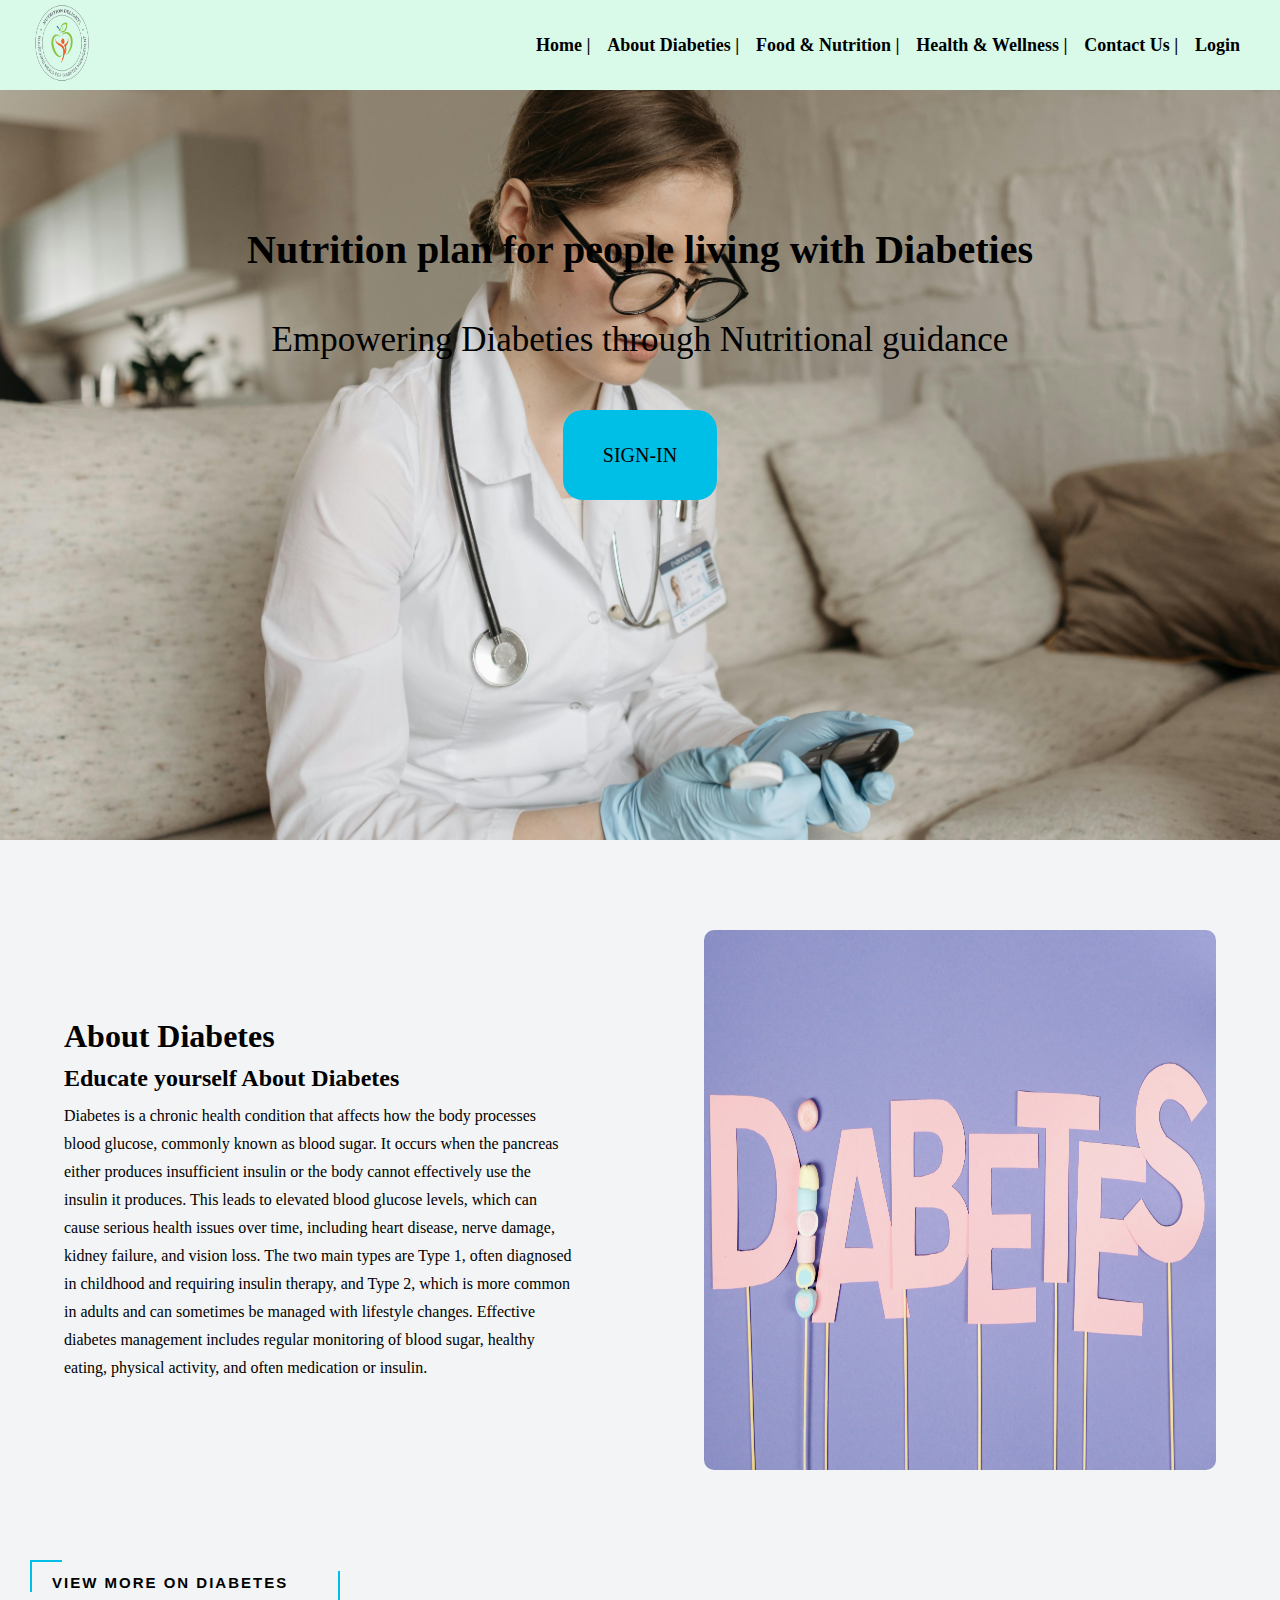
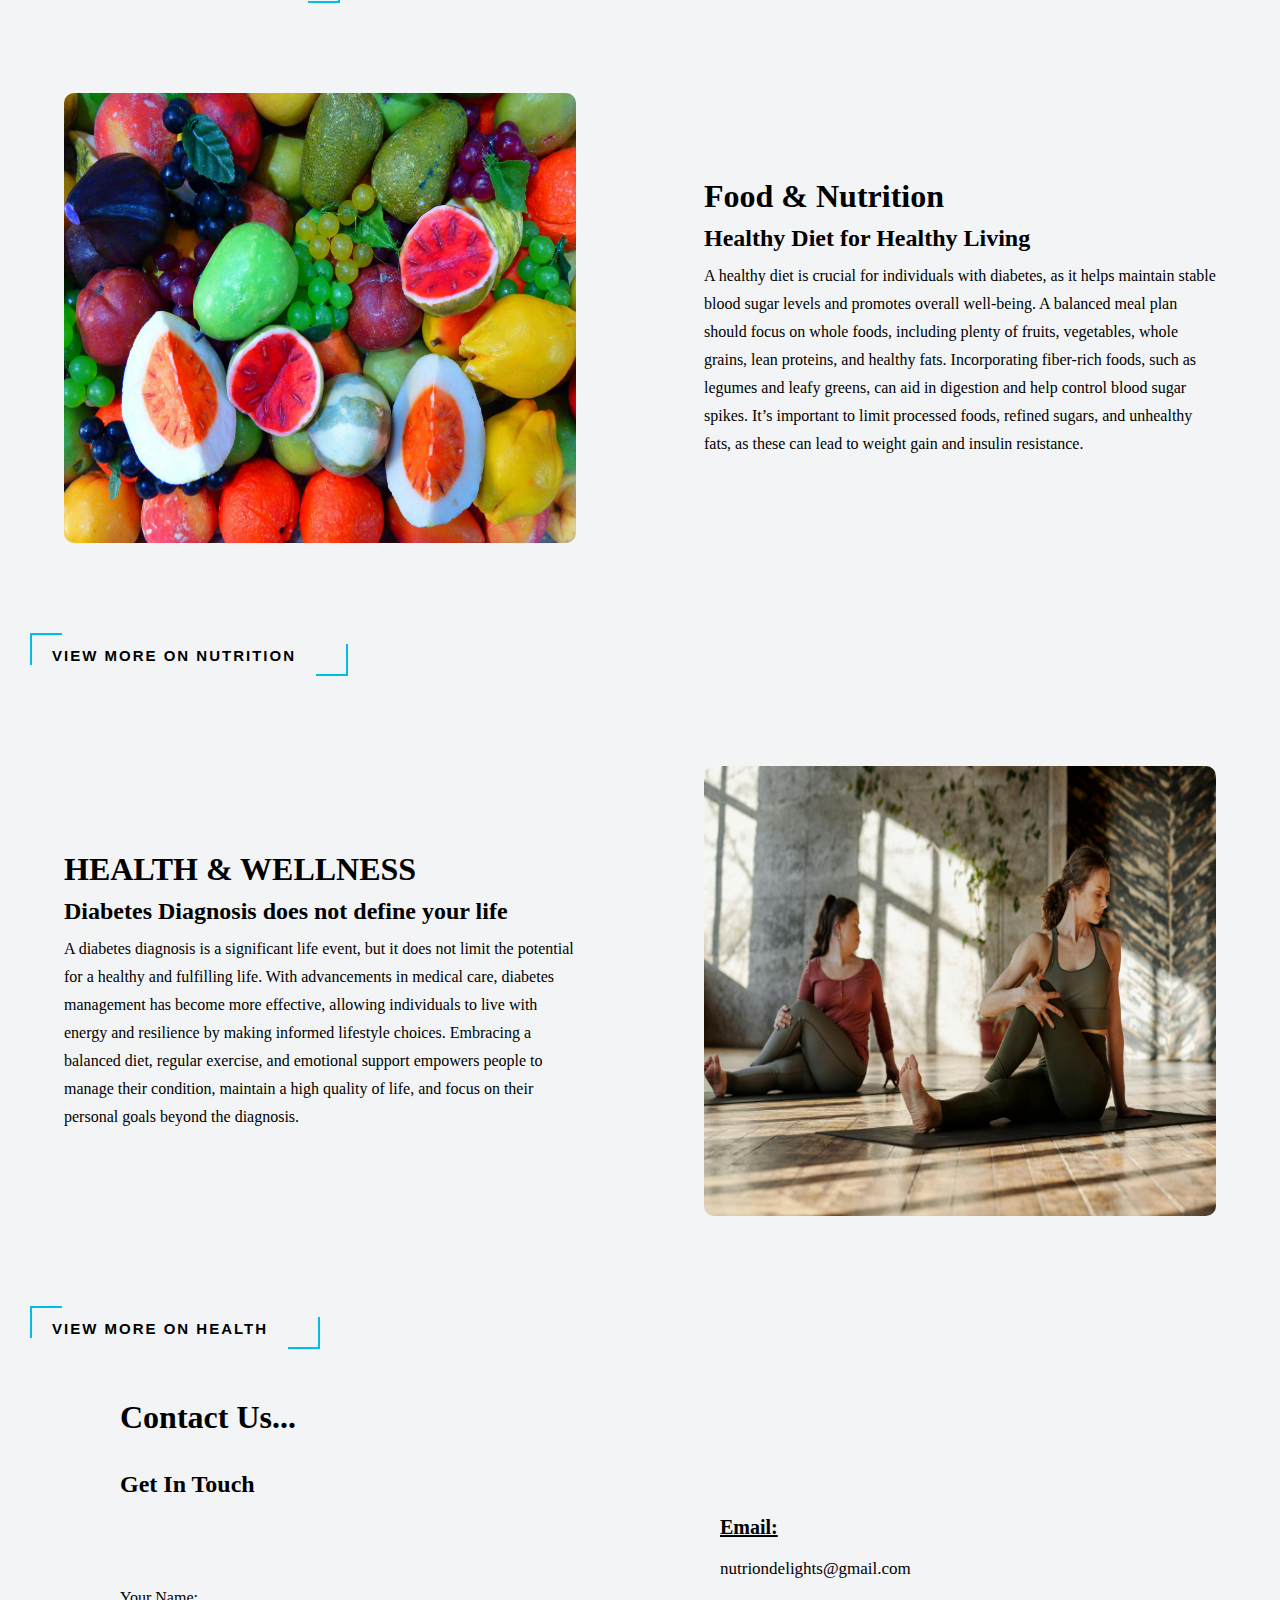
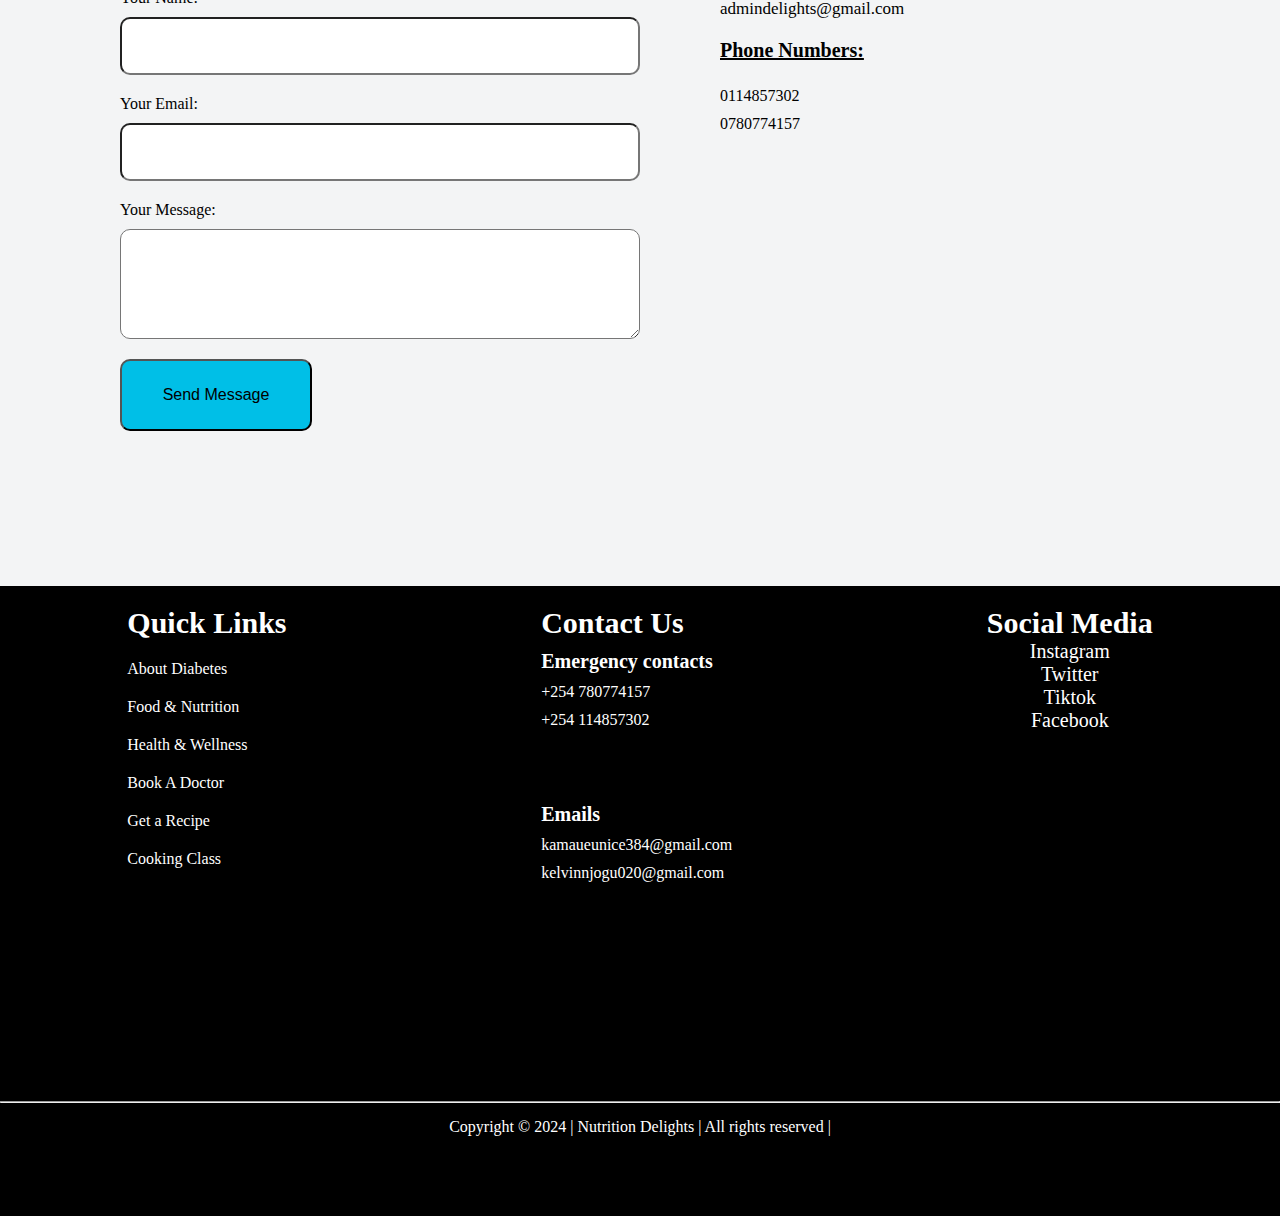
<file: index.html>
<!DOCTYPE html>
<html lang="en">
  <head>
    <meta charset="UTF-8" />
    <meta name="viewport" content="width=device-width, initial-scale=1.0" />
    <link
      href="https://cdn.jsdelivr.net/npm/bootstrap@5.0.2/dist/css/bootstrap.min.css"
      rel="stylesheet"
      integrity="sha384-EVSTQN3/azprG1Anm3QDgpJLIm9Nao0Yz1ztcQTwFspd3yD65VohhpuuCOmLASjC"
      crossorigin="anonymous"
    />
    <link
      rel="stylesheet"
      href="https://cdnjs.cloudflare.com/ajax/libs/font-awesome/6.6.0/css/all.min.css"
      integrity="sha512-Kc323vGBEqzTmouAECnVceyQqyqdsSiqLQISBL29aUW4U/M7pSPA/gEUZQqv1cwx4OnYxTxve5UMg5GT6L4JJg=="
      crossorigin="anonymous"
      referrerpolicy="no-referrer"
    />
    <link rel="stylesheet" href="src/styles.css" />
    <title>Nutrition plan for Diabetes Patients</title>
  </head>
  <body>
    <header>
      <nav>
        <div class="logo">
          <img src="images/logo-png.png" alt="logo" />
        </div>
        <div class="nav-links">
          <a href="index.html">Home | </a>
          <a href="about_diabeties.html">About Diabeties | </a>
          <a href="food&nutrition.html">Food & Nutrition | </a>
          <a href="health&welnness.html">Health & Wellness | </a>
          <a href="contact.html">Contact Us | </a>
          <a href="log-in.php">Login</a>
        </div>
      </nav>
    </header>
    <div class="hero-home">
      <div class="title">
        <h1>Nutrition plan for people living with Diabeties</h1>
        <h2>Empowering Diabeties through Nutritional guidance</h2>
        <div class="button">
        <a href="sign-in.php">SIGN-IN</a>
        </div>
      </div>
    </div>
    <main>
      <div class="hero-about">
        <div class="contents">
          <h1>About Diabetes</h1>
          <h2>Educate yourself About Diabetes</h2>
          <p>
            Diabetes is a chronic health condition that affects how the body
            processes blood glucose, commonly known as blood sugar. It occurs
            when the pancreas either produces insufficient insulin or the body
            cannot effectively use the insulin it produces. This leads to
            elevated blood glucose levels, which can cause serious health issues
            over time, including heart disease, nerve damage, kidney failure,
            and vision loss. The two main types are Type 1, often diagnosed in
            childhood and requiring insulin therapy, and Type 2, which is more
            common in adults and can sometimes be managed with lifestyle
            changes. Effective diabetes management includes regular monitoring
            of blood sugar, healthy eating, physical activity, and often
            medication or insulin.
          </p>
        </div>
        <img src="./images/diabetes.jpg" alt="diabetes" />
      </div>
      <a href="about_diabeties.html" class="primary-btn"
        >View More On Diabetes</a
      >
      <div class="hero-food">
        <img src="images/fruits3.jpg" alt="food" />
        <div class="contents">
          <h1>Food & Nutrition</h1>
          <h2>Healthy Diet for Healthy Living</h2>
          <p>
            A healthy diet is crucial for individuals with diabetes, as it helps
            maintain stable blood sugar levels and promotes overall well-being.
            A balanced meal plan should focus on whole foods, including plenty
            of fruits, vegetables, whole grains, lean proteins, and healthy
            fats. Incorporating fiber-rich foods, such as legumes and leafy
            greens, can aid in digestion and help control blood sugar spikes.
            It’s important to limit processed foods, refined sugars, and
            unhealthy fats, as these can lead to weight gain and insulin
            resistance.
          </p>
        </div>
      </div>
      <a href="food&nutrition.html" class="primary-btn"
        >View More On Nutrition</a
      >
      <div class="hero-health">
        <div class="contents">
          <h1>HEALTH & WELLNESS</h1>
          <h2>Diabetes Diagnosis does not define your life</h2>
          <p>
            A diabetes diagnosis is a significant life event, but it does not
            limit the potential for a healthy and fulfilling life. With
            advancements in medical care, diabetes management has become more
            effective, allowing individuals to live with energy and resilience
            by making informed lifestyle choices. Embracing a balanced diet,
            regular exercise, and emotional support empowers people to manage
            their condition, maintain a high quality of life, and focus on their
            personal goals beyond the diagnosis.
          </p>
        </div>
        <img src="images/exercise.jpg" alt="exercise" />
      </div>
      <a href="health&welnness.html" class="primary-btn">View More On Health</a>
      <div class="contacts">
      <div class="title">
        <h1>Contact Us...</h1>
      </div>
      <div class="contents">
        <div class="message">
          <h2>Get In Touch</h2>
          <form action="Nutrition-admin-panel/admin/code.php" method="POST">
            <label for="name">Your Name:</label>
            <input type="text" name="name" />
            <label for="email">Your Email:</label>
            <input type="text" name="email" />
            <label for="textarea">Your Message:</label>
            <textarea name="message" id="Message"></textarea>
            <div class="btn-send">
              <button type="submit" name="sendMessage" value="Send Message">Send Message</button>
            </div>
          </form>
        </div>
        <div class="Email">
          <h5>Email:</h5>
          <a href="mailto:kamaueunice384@gmail.com"
            >nutriondelights@gmail.com</a
          >
          <a href="mailto:kelvinnjogu020@gmail.com">admindelights@gmail.com</a>
          <h5>Phone Numbers:</h5>
          <p>
            0114857302 <br />
            0780774157
          </p>
        </div>
      </div>
    </div>
    </main>
    <footer>
      <div class="container">
        <div class="quick-links">
          <h1>Quick Links</h1>
          <div class="links">
            <a href="about_diabeties.html">About Diabetes</a>
            <a href="food&nutrition.html">Food & Nutrition</a>
            <a href="health&welnness.html">Health & Wellness</a>
            <a href="book-doctor.php">Book A Doctor</a>
            <a href="recipe.html">Get a Recipe</a>
            <a href="cooking.html">Cooking Class</a>
          </div>
        </div>
        <div class="contact-us">
          <h1>Contact Us</h1>
          <div class="reach">
          <div class="phone">
            <h2>Emergency contacts</h2>
            <ul>
              <li>+254 780774157</li>
              <li>+254 114857302</li>
            </ul>
          </div>
          <div class="emails">
            <h2>Emails</h2>
            <ul>
              <li>kamaueunice384@gmail.com</li>
              <li>kelvinnjogu020@gmail.com</li>
            </ul>
          </div>
        </div>
        </div>
        <div class="social-media">
          <h1>Social Media</h1>
          <div class="social-links">
        <div class="youtube">
          <h3>Instagram</h3>
          <a href="https://www.instagram.com/yunah_kui/"
            ><i class="fa-brands fa-instagram"></i
          ></a>
        </div>
        <div class="twitter">
          <h3>Twitter</h3>
          <a href="https://x.com/Yunah_kui"
            ><i class="fa-brands fa-x-twitter"></i
          ></a>
        </div>
        <div class="tiktok">
          <h3>Tiktok</h3>
          <a href="https://www.tiktok.com/@eunice_kui"
            ><i class="fa-brands fa-tiktok"></i
          ></a>
        </div>
        <div class="facebook">
          <h3>Facebook</h3>
          <a href="https://www.facebook.com/profile.php?id=100070669671782"
            ><i class="fa-brands fa-facebook"></i
          ></a>
        </div>
      </div>
        </div>
      </div>
      <hr />
      <p>Copyright © 2024 | Nutrition Delights | All rights reserved |</p>
    </footer>
  </body>
</html>
</file>
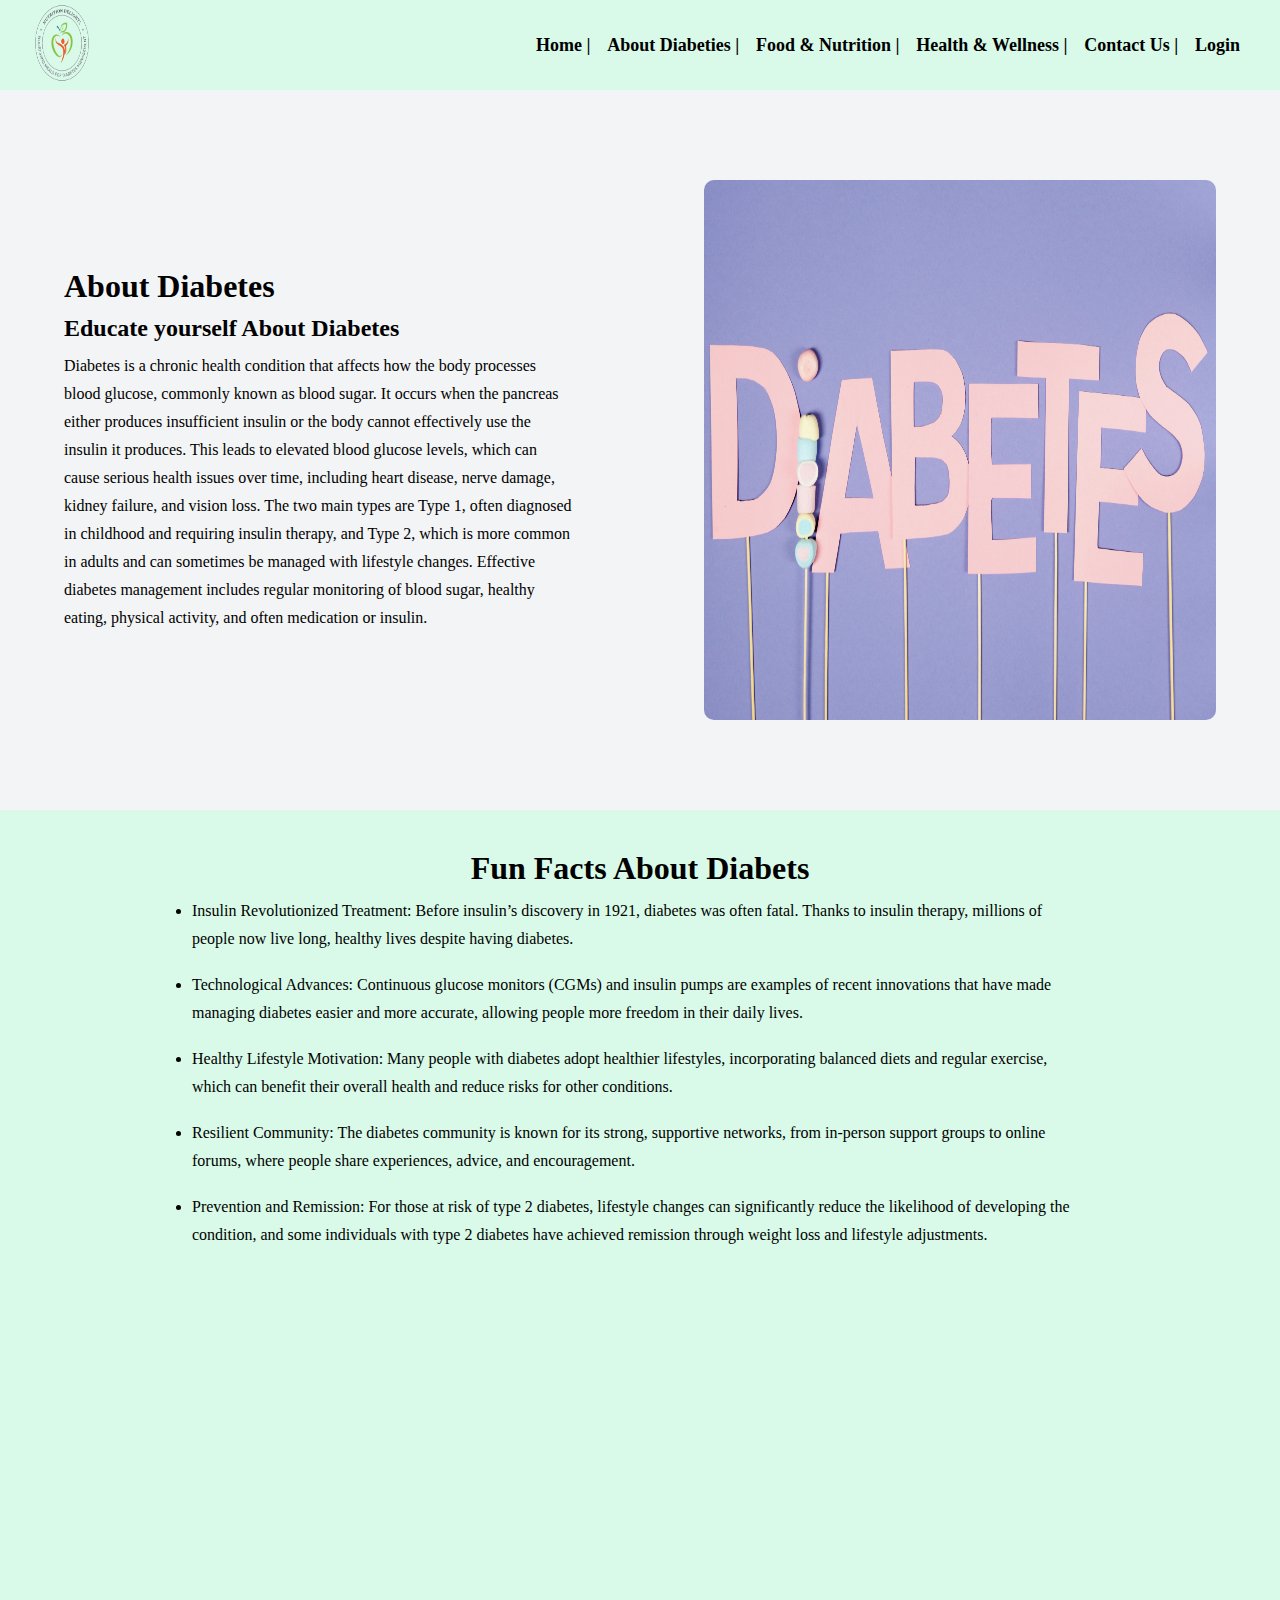
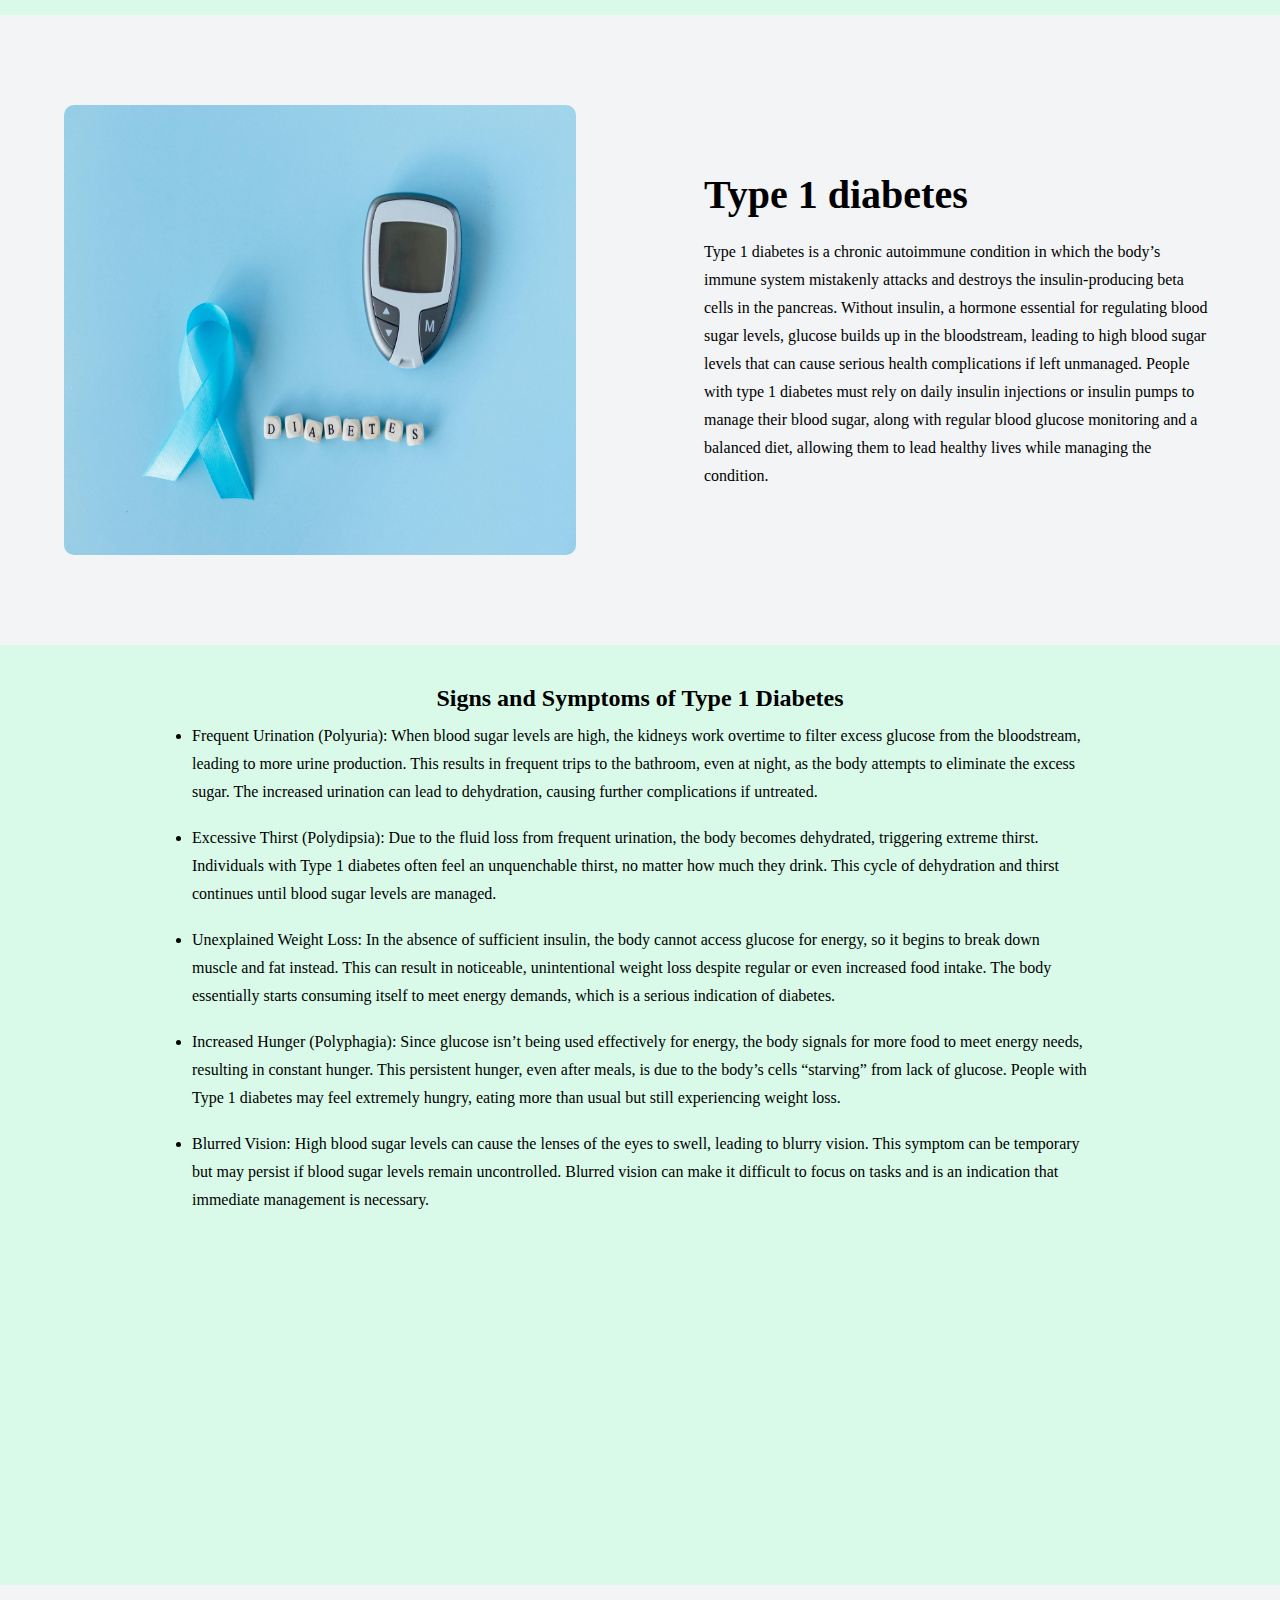
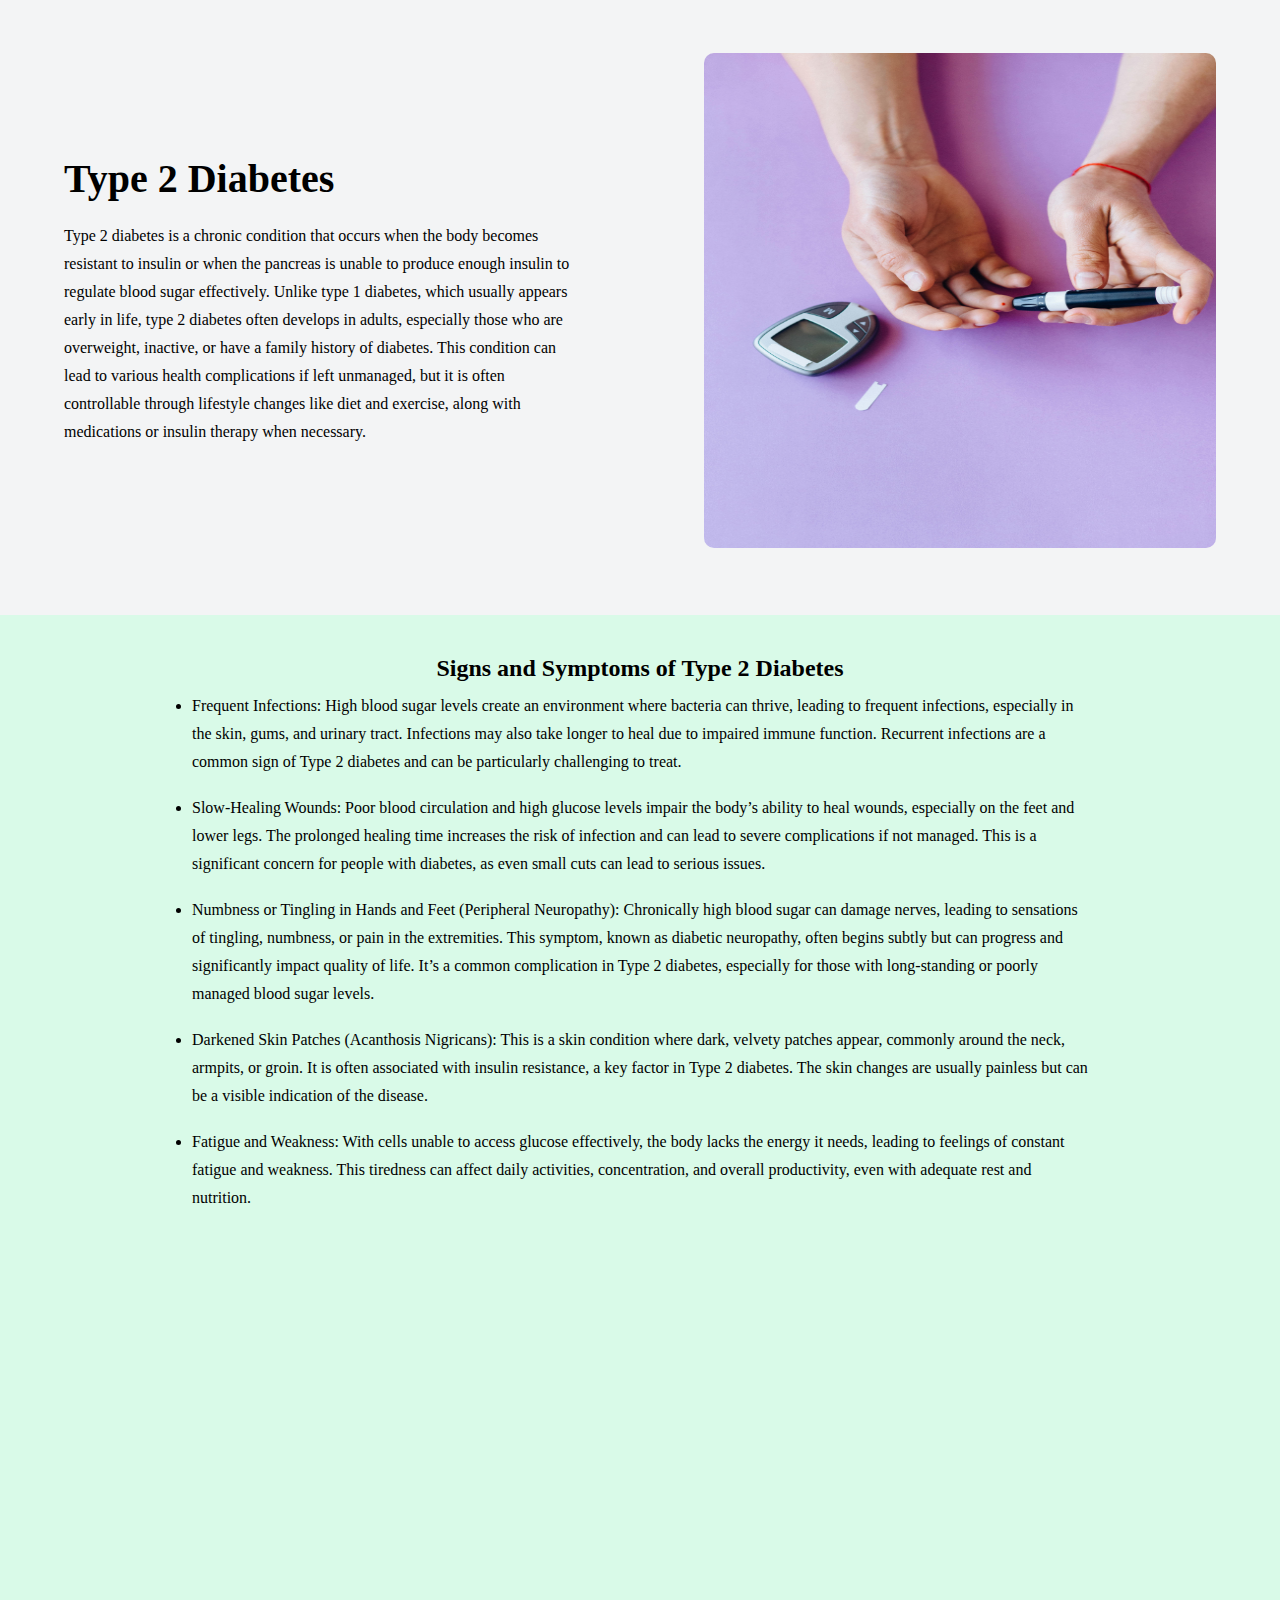
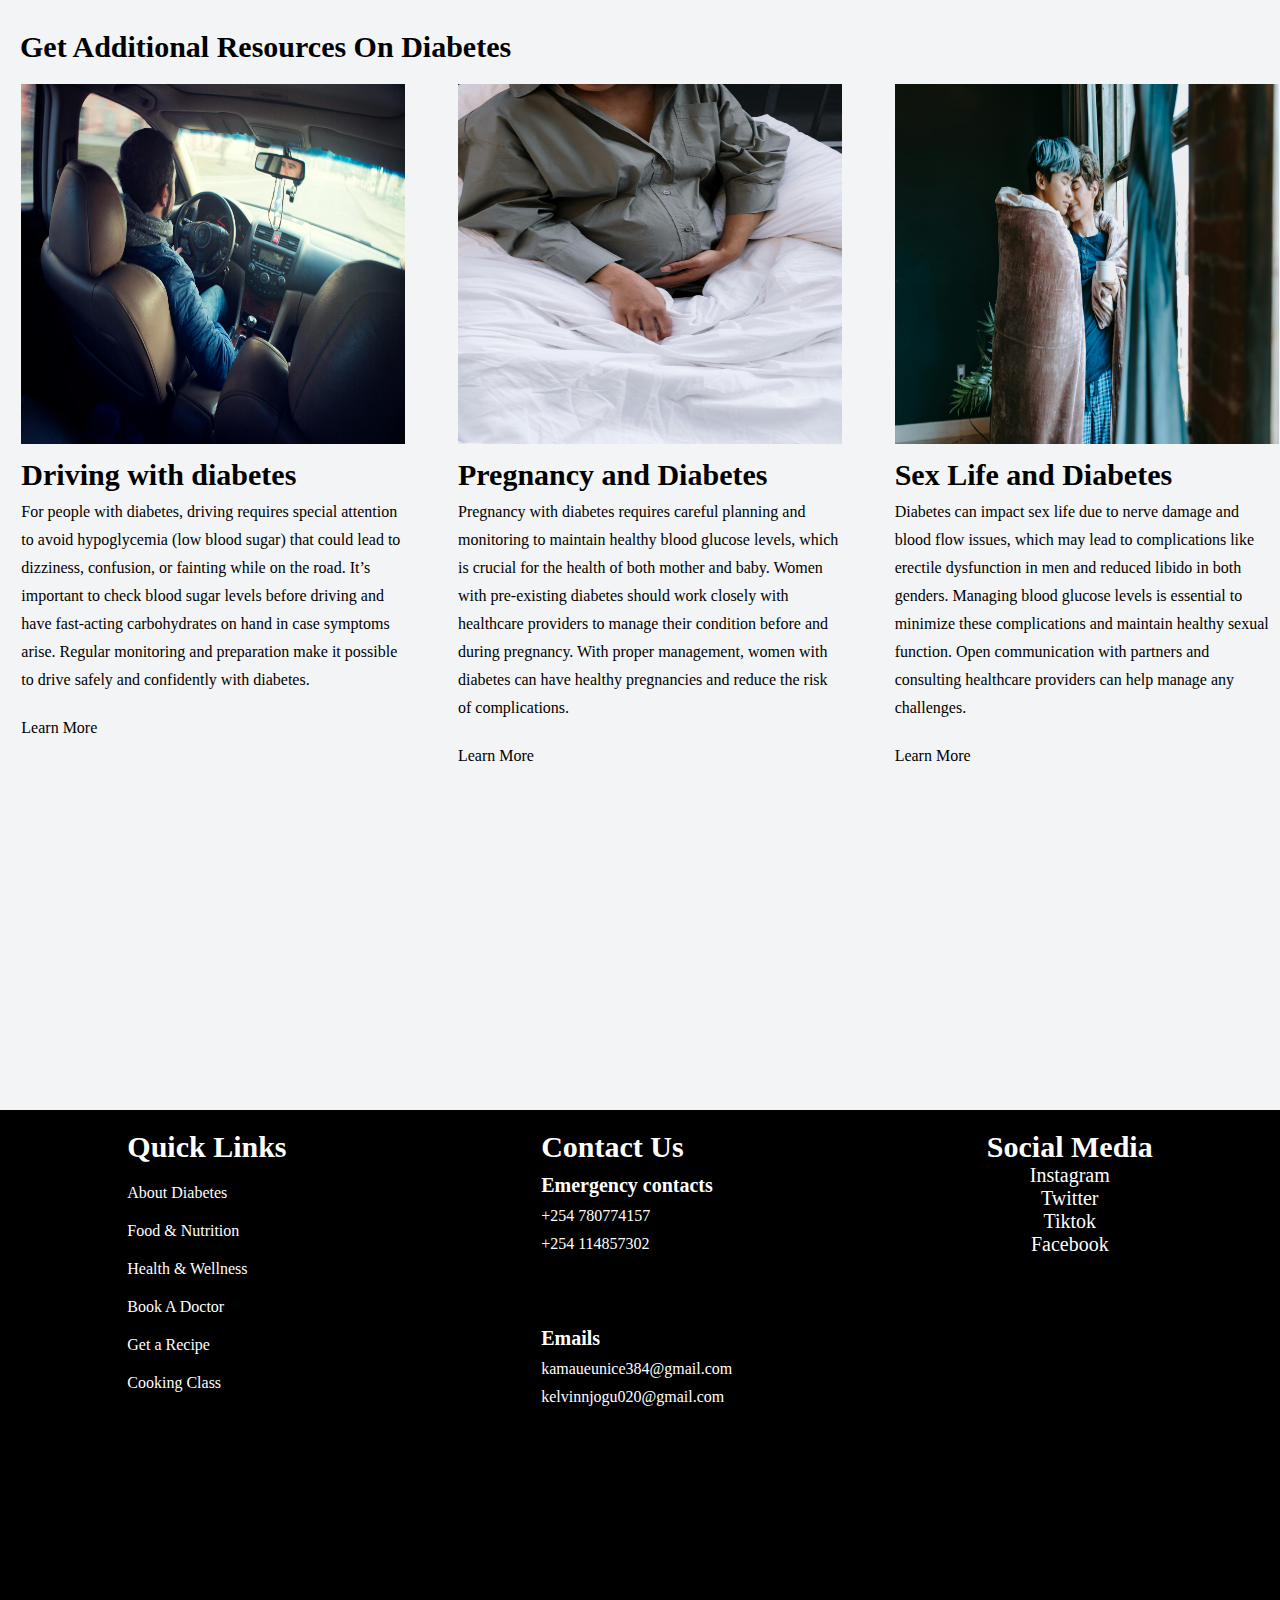
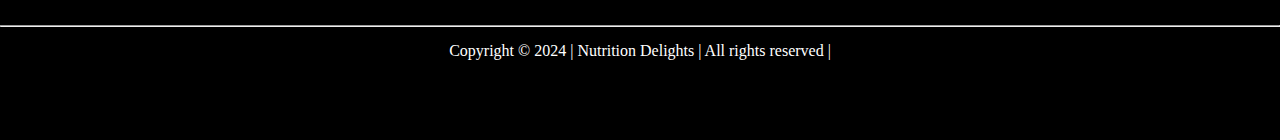
<file: about_diabeties.html>
<!DOCTYPE html>
<html lang="en">
  <head>
    <meta charset="UTF-8" />
    <meta name="viewport" content="width=device-width, initial-scale=1.0" />
    <link
      href="https://cdn.jsdelivr.net/npm/bootstrap@5.0.2/dist/css/bootstrap.min.css"
      rel="stylesheet"
      integrity="sha384-EVSTQN3/azprG1Anm3QDgpJLIm9Nao0Yz1ztcQTwFspd3yD65VohhpuuCOmLASjC"
      crossorigin="anonymous"
    />
    <link rel="stylesheet" href="src/styles.css" />
    <title>About Diabetes</title>
  </head>
  <body>
      <header>
      <nav>
        <div class="logo">
          <img src="images/logo-png.png" alt="logo" />
        </div>
        <div class="nav-links">
          <a href="index.html">Home | </a>
          <a href="about_diabeties.html">About Diabeties | </a>
          <a href="food&nutrition.html">Food & Nutrition | </a>
          <a href="health&welnness.html">Health & Wellness | </a>
          <a href="contact.html">Contact Us | </a>
          <a href="log-in.php">Login</a>
        </div>
      </nav>
    </header>
    <div class="hero-about">
      <div class="contents">
        <h1>About Diabetes</h1>
        <h2>Educate yourself About Diabetes</h2>
        <p>
          Diabetes is a chronic health condition that affects how the body
          processes blood glucose, commonly known as blood sugar. It occurs when
          the pancreas either produces insufficient insulin or the body cannot
          effectively use the insulin it produces. This leads to elevated blood
          glucose levels, which can cause serious health issues over time,
          including heart disease, nerve damage, kidney failure, and vision
          loss. The two main types are Type 1, often diagnosed in childhood and
          requiring insulin therapy, and Type 2, which is more common in adults
          and can sometimes be managed with lifestyle changes. Effective
          diabetes management includes regular monitoring of blood sugar,
          healthy eating, physical activity, and often medication or insulin.
        </p>
      </div>
      <img src="./images/diabetes.jpg" alt="diabetes" />
    </div>
    <section class="about">
      <div class="diabetes">
        <h1>Fun Facts About Diabets</h1>
        <ul>
          <li>
            Insulin Revolutionized Treatment: Before insulin’s discovery in
            1921, diabetes was often fatal. Thanks to insulin therapy, millions
            of people now live long, healthy lives despite having diabetes.
          </li>
          <br />
          <li>
            Technological Advances: Continuous glucose monitors (CGMs) and
            insulin pumps are examples of recent innovations that have made
            managing diabetes easier and more accurate, allowing people more
            freedom in their daily lives.
          </li>
          <br />
          <li>
            Healthy Lifestyle Motivation: Many people with diabetes adopt
            healthier lifestyles, incorporating balanced diets and regular
            exercise, which can benefit their overall health and reduce risks
            for other conditions.
          </li>
          <br />
          <li>
            Resilient Community: The diabetes community is known for its strong,
            supportive networks, from in-person support groups to online forums,
            where people share experiences, advice, and encouragement.
          </li>
          <br />
          <li>
            Prevention and Remission: For those at risk of type 2 diabetes,
            lifestyle changes can significantly reduce the likelihood of
            developing the condition, and some individuals with type 2 diabetes
            have achieved remission through weight loss and lifestyle
            adjustments.
          </li>
        </ul>
      </div>
      <div class="type1">
        <div class="introduction">
          <img src="images/test8.jpg" alt="type1" />
          <div class="contents">
            <h1>Type 1 diabetes</h1>
            <p>
              Type 1 diabetes is a chronic autoimmune condition in which the
              body’s immune system mistakenly attacks and destroys the
              insulin-producing beta cells in the pancreas. Without insulin, a
              hormone essential for regulating blood sugar levels, glucose
              builds up in the bloodstream, leading to high blood sugar levels
              that can cause serious health complications if left unmanaged.
              People with type 1 diabetes must rely on daily insulin injections
              or insulin pumps to manage their blood sugar, along with regular
              blood glucose monitoring and a balanced diet, allowing them to
              lead healthy lives while managing the condition.
            </p>
          </div>
        </div>
        <div class="signs">
          <h2>Signs and Symptoms of Type 1 Diabetes</h2>
          <ul>
            <li>
              Frequent Urination (Polyuria): When blood sugar levels are high,
              the kidneys work overtime to filter excess glucose from the
              bloodstream, leading to more urine production. This results in
              frequent trips to the bathroom, even at night, as the body
              attempts to eliminate the excess sugar. The increased urination
              can lead to dehydration, causing further complications if
              untreated.
            </li>
            <br />
            <li>
              Excessive Thirst (Polydipsia): Due to the fluid loss from frequent
              urination, the body becomes dehydrated, triggering extreme thirst.
              Individuals with Type 1 diabetes often feel an unquenchable
              thirst, no matter how much they drink. This cycle of dehydration
              and thirst continues until blood sugar levels are managed.
            </li>
            <br />
            <li>
              Unexplained Weight Loss: In the absence of sufficient insulin, the
              body cannot access glucose for energy, so it begins to break down
              muscle and fat instead. This can result in noticeable,
              unintentional weight loss despite regular or even increased food
              intake. The body essentially starts consuming itself to meet
              energy demands, which is a serious indication of diabetes.
            </li>
            <br />
            <li>
              Increased Hunger (Polyphagia): Since glucose isn’t being used
              effectively for energy, the body signals for more food to meet
              energy needs, resulting in constant hunger. This persistent
              hunger, even after meals, is due to the body’s cells “starving”
              from lack of glucose. People with Type 1 diabetes may feel
              extremely hungry, eating more than usual but still experiencing
              weight loss.
            </li>
            <br />
            <li>
              Blurred Vision: High blood sugar levels can cause the lenses of
              the eyes to swell, leading to blurry vision. This symptom can be
              temporary but may persist if blood sugar levels remain
              uncontrolled. Blurred vision can make it difficult to focus on
              tasks and is an indication that immediate management is necessary.
            </li>
          </ul>
        </div>
      </div>
      <div class="type2">
        <div class="introduction">
          <div class="contents">
            <h1>Type 2 Diabetes</h1>
            <p>
              Type 2 diabetes is a chronic condition that occurs when the body
              becomes resistant to insulin or when the pancreas is unable to
              produce enough insulin to regulate blood sugar effectively. Unlike
              type 1 diabetes, which usually appears early in life, type 2
              diabetes often develops in adults, especially those who are
              overweight, inactive, or have a family history of diabetes. This
              condition can lead to various health complications if left
              unmanaged, but it is often controllable through lifestyle changes
              like diet and exercise, along with medications or insulin therapy
              when necessary.
            </p>
          </div>
          <img src="images/test6.jpg" alt="type 2" />
        </div>
        <div class="signs">
          <h2>Signs and Symptoms of Type 2 Diabetes</h2>
          <ul>
            <li>
              Frequent Infections: High blood sugar levels create an environment
              where bacteria can thrive, leading to frequent infections,
              especially in the skin, gums, and urinary tract. Infections may
              also take longer to heal due to impaired immune function.
              Recurrent infections are a common sign of Type 2 diabetes and can
              be particularly challenging to treat.
            </li>
            <br />
            <li>
              Slow-Healing Wounds: Poor blood circulation and high glucose
              levels impair the body’s ability to heal wounds, especially on the
              feet and lower legs. The prolonged healing time increases the risk
              of infection and can lead to severe complications if not managed.
              This is a significant concern for people with diabetes, as even
              small cuts can lead to serious issues.
            </li>
            <br />
            <li>
              Numbness or Tingling in Hands and Feet (Peripheral Neuropathy):
              Chronically high blood sugar can damage nerves, leading to
              sensations of tingling, numbness, or pain in the extremities. This
              symptom, known as diabetic neuropathy, often begins subtly but can
              progress and significantly impact quality of life. It’s a common
              complication in Type 2 diabetes, especially for those with
              long-standing or poorly managed blood sugar levels.
            </li>
            <br />
            <li>
              Darkened Skin Patches (Acanthosis Nigricans): This is a skin
              condition where dark, velvety patches appear, commonly around the
              neck, armpits, or groin. It is often associated with insulin
              resistance, a key factor in Type 2 diabetes. The skin changes are
              usually painless but can be a visible indication of the disease.
            </li>
            <br />
            <li>
              Fatigue and Weakness: With cells unable to access glucose
              effectively, the body lacks the energy it needs, leading to
              feelings of constant fatigue and weakness. This tiredness can
              affect daily activities, concentration, and overall productivity,
              even with adequate rest and nutrition.
            </li>
          </ul>
        </div>
      </div>
      <div class="resources">
        <h1>Get Additional Resources On Diabetes</h1>
        <div class="container">
          <div class="driving">
            <img src="images/driving.jpg" alt="driving" />
            <div class="contents">
              <h1>Driving with diabetes</h1>
              <p>
                For people with diabetes, driving requires special attention to
                avoid hypoglycemia (low blood sugar) that could lead to
                dizziness, confusion, or fainting while on the road. It’s
                important to check blood sugar levels before driving and have
                fast-acting carbohydrates on hand in case symptoms arise.
                Regular monitoring and preparation make it possible to drive
                safely and confidently with diabetes.
              </p>
              <div class="btn btn-danger">Learn More</div>
            </div>
          </div>
          <div class="pregnancy">
            <img src="images/pregnancy.jpg" alt="pregnancy" />
            <div class="contents">
              <h1>Pregnancy and Diabetes</h1>
              <p>
                Pregnancy with diabetes requires careful planning and monitoring
                to maintain healthy blood glucose levels, which is crucial for
                the health of both mother and baby. Women with pre-existing
                diabetes should work closely with healthcare providers to manage
                their condition before and during pregnancy. With proper
                management, women with diabetes can have healthy pregnancies and
                reduce the risk of complications.
              </p>
              <div class="btn btn-danger">Learn More</div>
            </div>
          </div>
          <div class="sex-life">
            <img src="images/sex.jpg" alt="sex-life" />
            <div class="contents">
              <h1>Sex Life and Diabetes</h1>
              <p>
                Diabetes can impact sex life due to nerve damage and blood flow
                issues, which may lead to complications like erectile
                dysfunction in men and reduced libido in both genders. Managing
                blood glucose levels is essential to minimize these
                complications and maintain healthy sexual function. Open
                communication with partners and consulting healthcare providers
                can help manage any challenges.
              </p>
              <div class="btn btn-danger">Learn More</div>
            </div>
          </div>
        </div>
      </div>
    </section>
     <footer>
      <div class="container">
        <div class="quick-links">
          <h1>Quick Links</h1>
          <div class="links">
            <a href="about_diabeties.html">About Diabetes</a>
            <a href="food&nutrition.html">Food & Nutrition</a>
            <a href="health&welnness.html">Health & Wellness</a>
            <a href="book-doctor.php">Book A Doctor</a>
            <a href="recipe.html">Get a Recipe</a>
            <a href="cooking.html">Cooking Class</a>
          </div>
        </div>
        <div class="contact-us">
          <h1>Contact Us</h1>
          <div class="reach">
          <div class="phone">
            <h2>Emergency contacts</h2>
            <ul>
              <li>+254 780774157</li>
              <li>+254 114857302</li>
            </ul>
          </div>
          <div class="emails">
            <h2>Emails</h2>
            <ul>
              <li>kamaueunice384@gmail.com</li>
              <li>kelvinnjogu020@gmail.com</li>
            </ul>
          </div>
        </div>
        </div>
        <div class="social-media">
          <h1>Social Media</h1>
          <div class="social-links">
        <div class="youtube">
          <h3>Instagram</h3>
          <a href="https://www.instagram.com/yunah_kui/"
            ><i class="fa-brands fa-instagram"></i
          ></a>
        </div>
        <div class="twitter">
          <h3>Twitter</h3>
          <a href="https://x.com/Yunah_kui"
            ><i class="fa-brands fa-x-twitter"></i
          ></a>
        </div>
        <div class="tiktok">
          <h3>Tiktok</h3>
          <a href="https://www.tiktok.com/@eunice_kui"
            ><i class="fa-brands fa-tiktok"></i
          ></a>
        </div>
        <div class="facebook">
          <h3>Facebook</h3>
          <a href="https://www.facebook.com/profile.php?id=100070669671782"
            ><i class="fa-brands fa-facebook"></i
          ></a>
        </div>
      </div>
        </div>
      </div>
      <hr />
      <p>Copyright © 2024 | Nutrition Delights | All rights reserved |</p>
    </footer>
  </body>
</html>
</file>
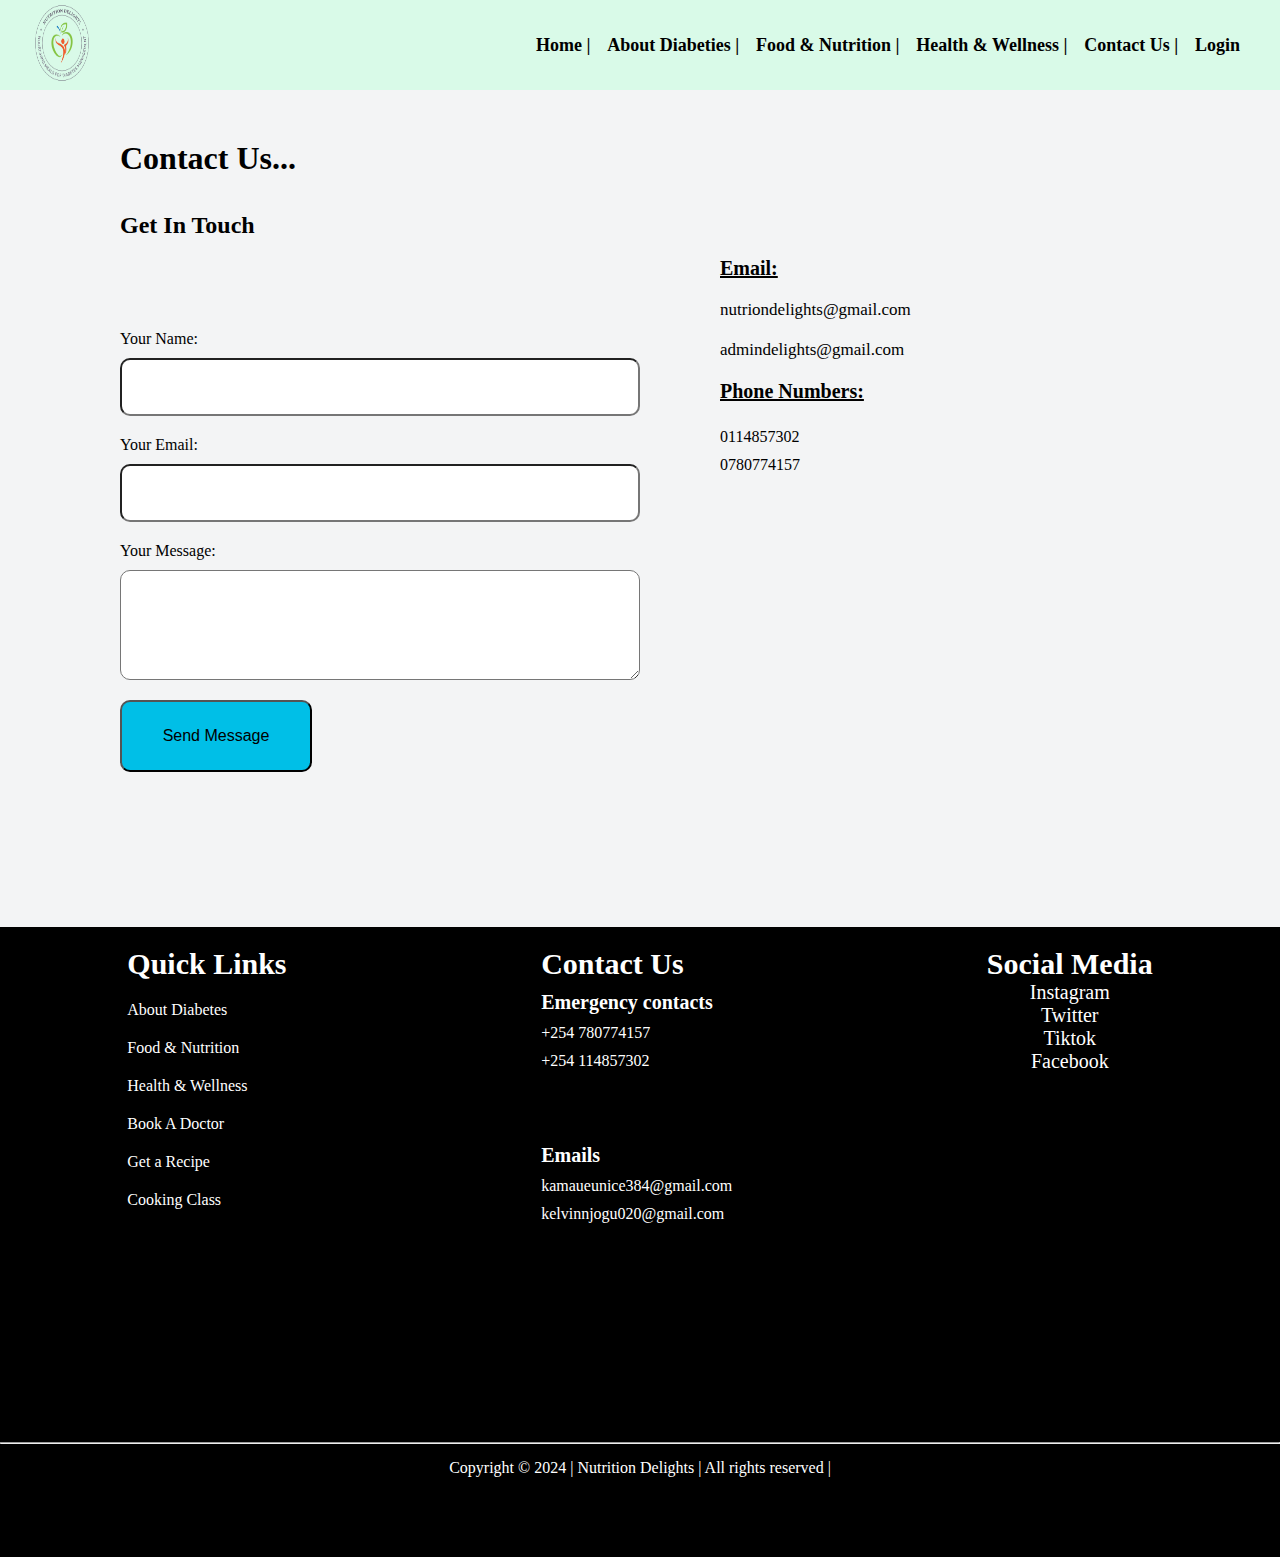
<file: contact.html>
<!DOCTYPE html>
<html lang="en">
  <head>
    <meta charset="UTF-8" />
    <meta name="viewport" content="width=device-width, initial-scale=1.0" />
    <link
      href="https://cdn.jsdelivr.net/npm/bootstrap@5.0.2/dist/css/bootstrap.min.css"
      rel="stylesheet"
      integrity="sha384-EVSTQN3/azprG1Anm3QDgpJLIm9Nao0Yz1ztcQTwFspd3yD65VohhpuuCOmLASjC"
      crossorigin="anonymous"
    />
    <link rel="stylesheet" href="src/styles.css" />
    <title>Contact Us</title>
  </head>
  <body>
     <header>
      <nav>
        <div class="logo">
          <img src="images/logo-png.png" alt="logo" />
        </div>
        <div class="nav-links">
          <a href="index.html">Home | </a>
          <a href="about_diabeties.html">About Diabeties | </a>
          <a href="food&nutrition.html">Food & Nutrition | </a>
          <a href="health&welnness.html">Health & Wellness | </a>
          <a href="contact.html">Contact Us | </a>
          <a href="log-in.php">Login</a>
        </div>
      </nav>
    </header>
    <div class="contacts">
      <div class="title">
        <h1>Contact Us...</h1>
      </div>
      <div class="contents">
        <div class="message">
          <h2>Get In Touch</h2>
          <form action="Nutrition-admin-panel/admin/code.php" method="POST">
            <label for="name">Your Name:</label>
            <input type="text" name="name" />
            <label for="email">Your Email:</label>
            <input type="text" name="email" />
            <label for="textarea">Your Message:</label>
            <textarea name="message" id="Message"></textarea>
            <div class="btn-send">
              <button type="submit" name="sendMessage" value="Send Message">Send Message</button>
            </div>
          </form>
        </div>
        <div class="Email">
          <h5>Email:</h5>
          <a href="mailto:kamaueunice384@gmail.com"
            >nutriondelights@gmail.com</a
          >
          <a href="mailto:kelvinnjogu020@gmail.com">admindelights@gmail.com</a>
          <h5>Phone Numbers:</h5>
          <p>
            0114857302 <br />
            0780774157
          </p>
        </div>
      </div>
    </div>
   <footer>
      <div class="container">
        <div class="quick-links">
          <h1>Quick Links</h1>
          <div class="links">
            <a href="about_diabeties.html">About Diabetes</a>
            <a href="food&nutrition.html">Food & Nutrition</a>
            <a href="health&welnness.html">Health & Wellness</a>
            <a href="book-doctor.php">Book A Doctor</a>
            <a href="recipe.html">Get a Recipe</a>
            <a href="cooking.html">Cooking Class</a>
          </div>
        </div>
        <div class="contact-us">
          <h1>Contact Us</h1>
          <div class="reach">
          <div class="phone">
            <h2>Emergency contacts</h2>
            <ul>
              <li>+254 780774157</li>
              <li>+254 114857302</li>
            </ul>
          </div>
          <div class="emails">
            <h2>Emails</h2>
            <ul>
              <li>kamaueunice384@gmail.com</li>
              <li>kelvinnjogu020@gmail.com</li>
            </ul>
          </div>
        </div>
        </div>
        <div class="social-media">
          <h1>Social Media</h1>
          <div class="social-links">
        <div class="youtube">
          <h3>Instagram</h3>
          <a href="https://www.instagram.com/yunah_kui/"
            ><i class="fa-brands fa-instagram"></i
          ></a>
        </div>
        <div class="twitter">
          <h3>Twitter</h3>
          <a href="https://x.com/Yunah_kui"
            ><i class="fa-brands fa-x-twitter"></i
          ></a>
        </div>
        <div class="tiktok">
          <h3>Tiktok</h3>
          <a href="https://www.tiktok.com/@eunice_kui"
            ><i class="fa-brands fa-tiktok"></i
          ></a>
        </div>
        <div class="facebook">
          <h3>Facebook</h3>
          <a href="https://www.facebook.com/profile.php?id=100070669671782"
            ><i class="fa-brands fa-facebook"></i
          ></a>
        </div>
      </div>
        </div>
      </div>
      <hr />
      <p>Copyright © 2024 | Nutrition Delights | All rights reserved |</p>
    </footer>
  </body>
  <script src="src/app.js"></script>
</html>
</file>
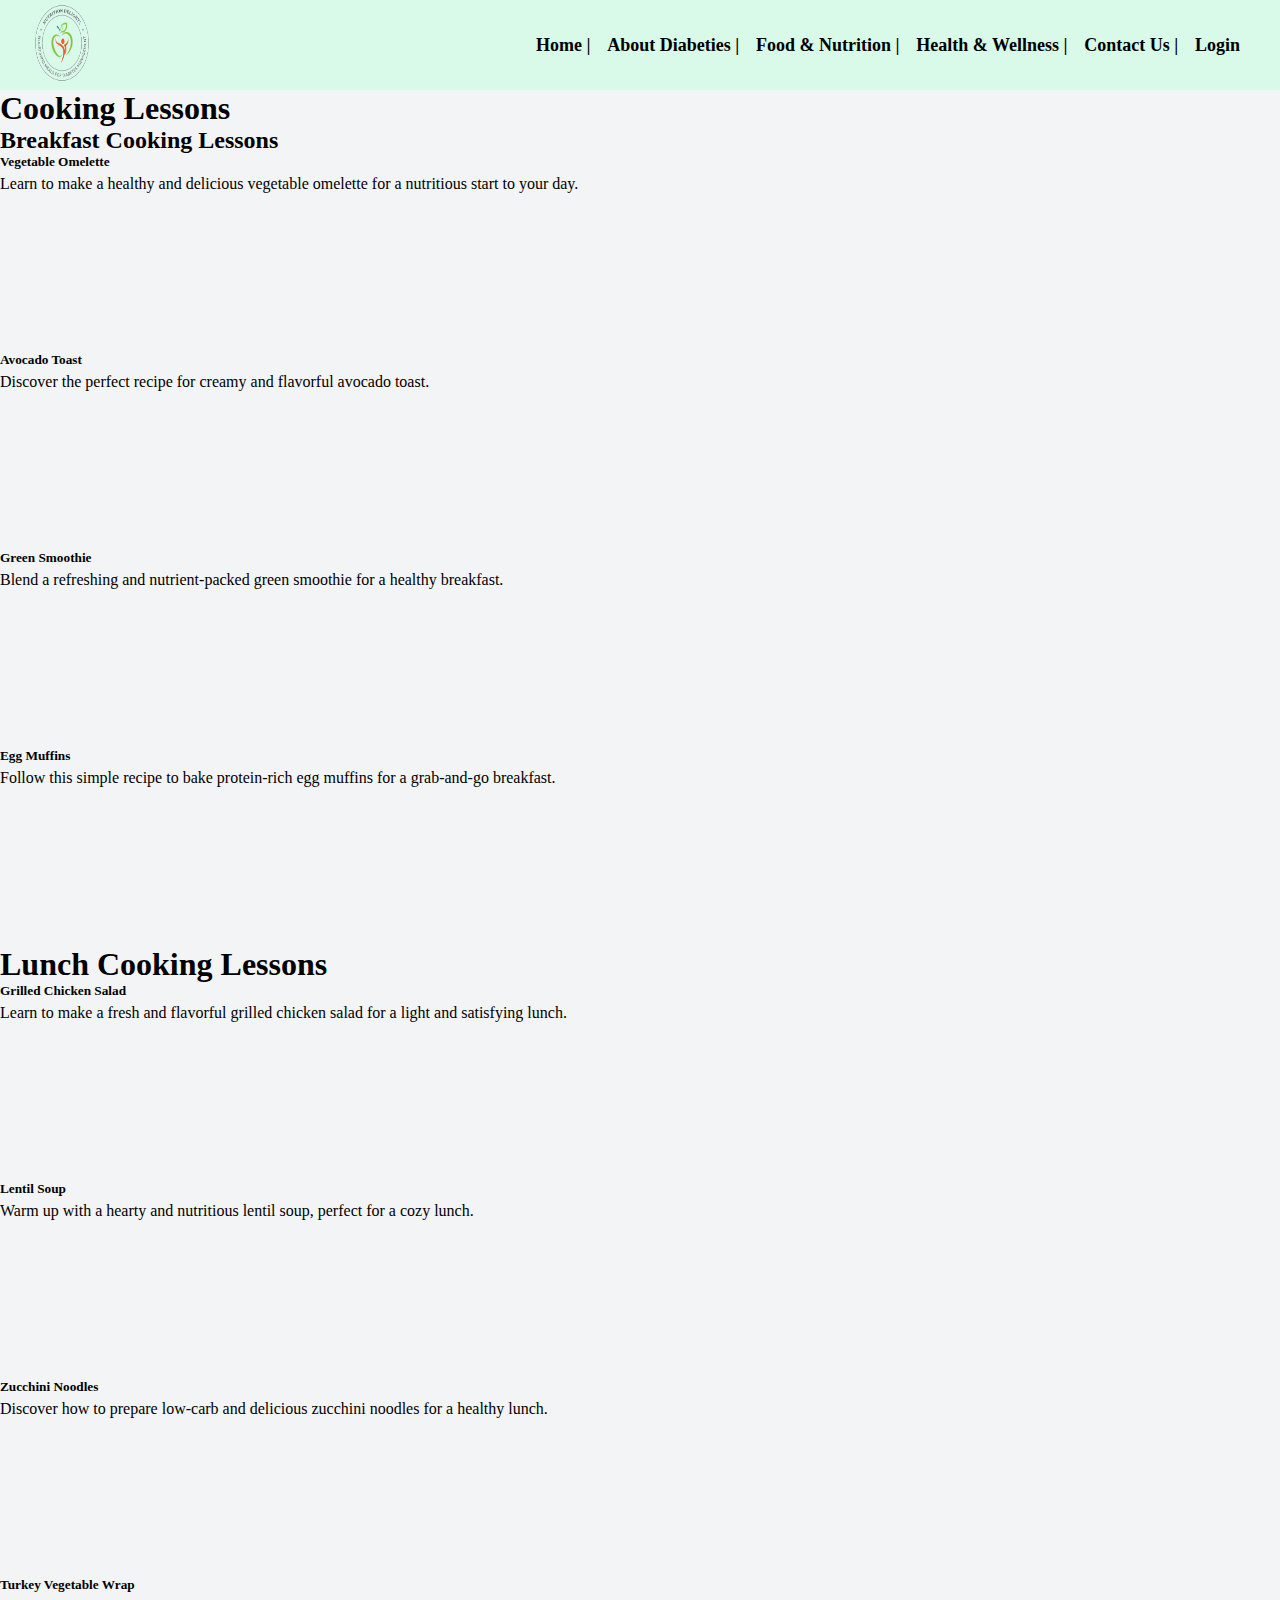
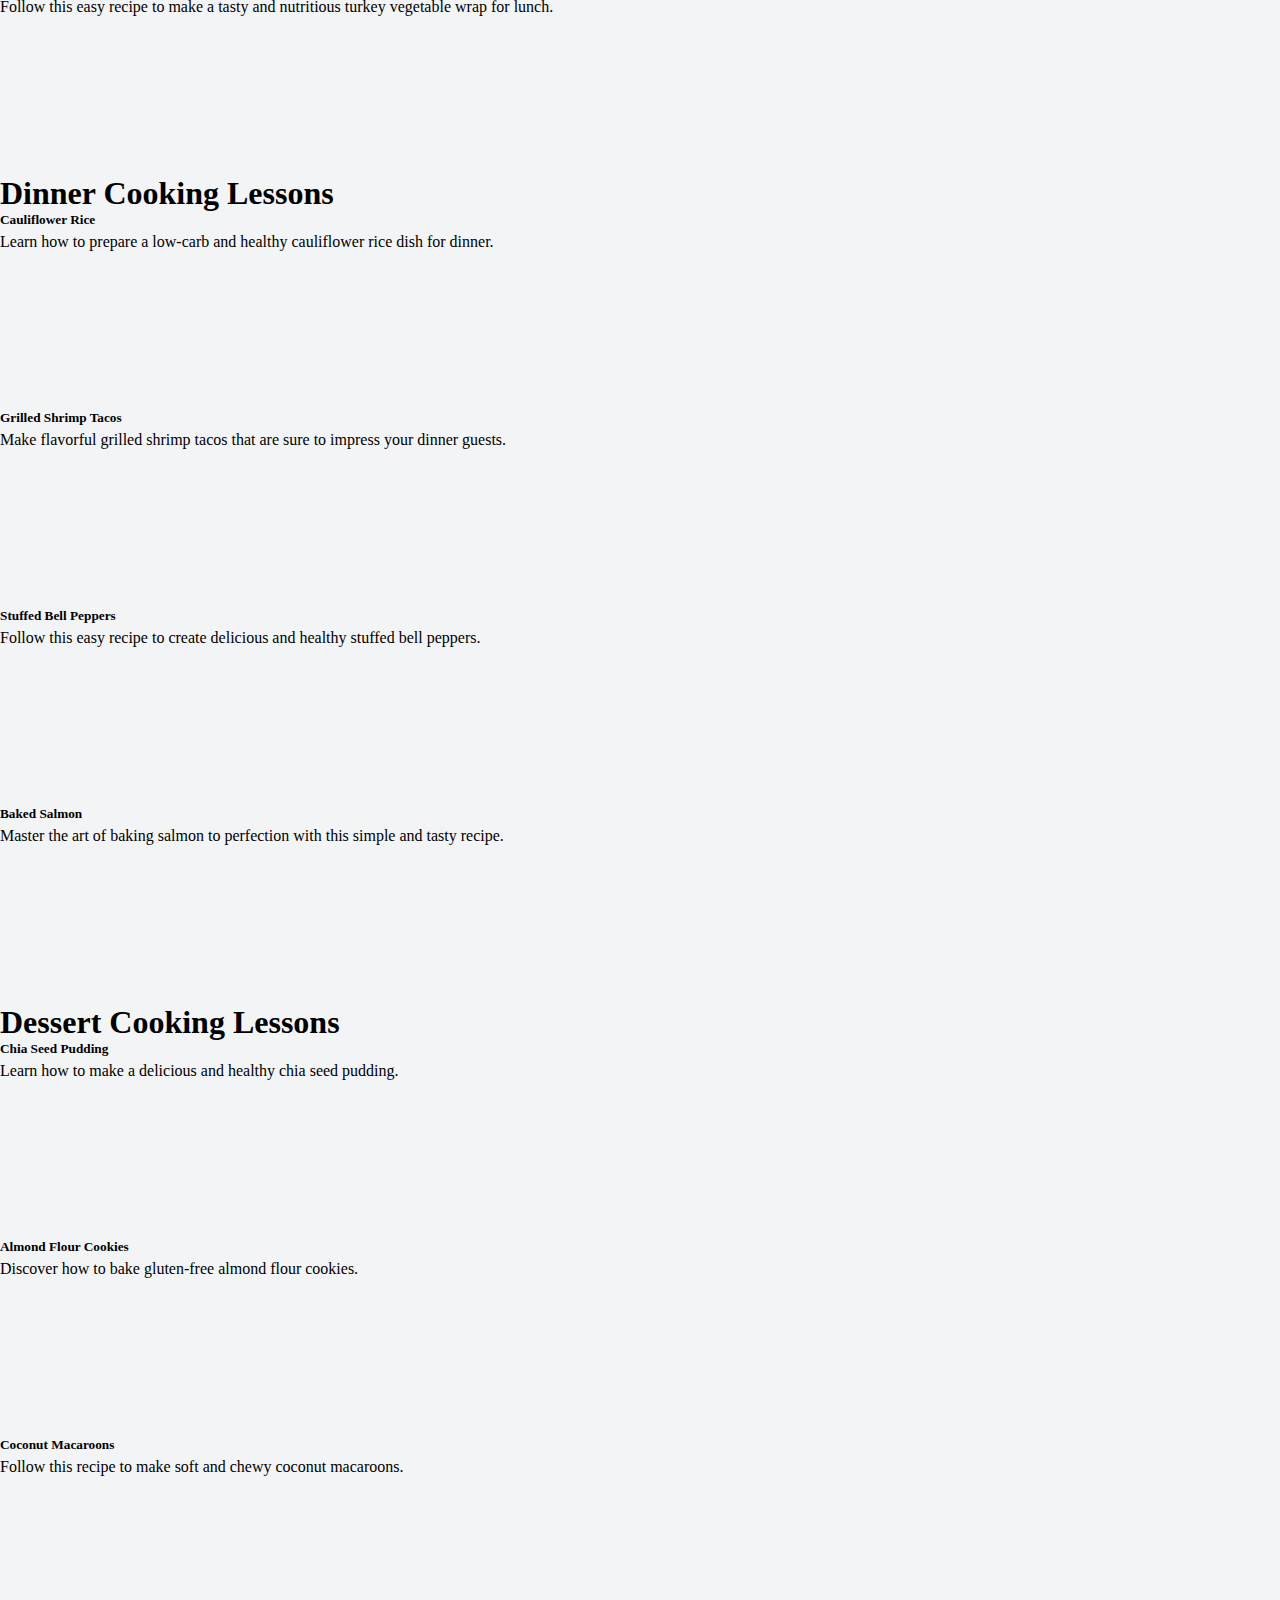
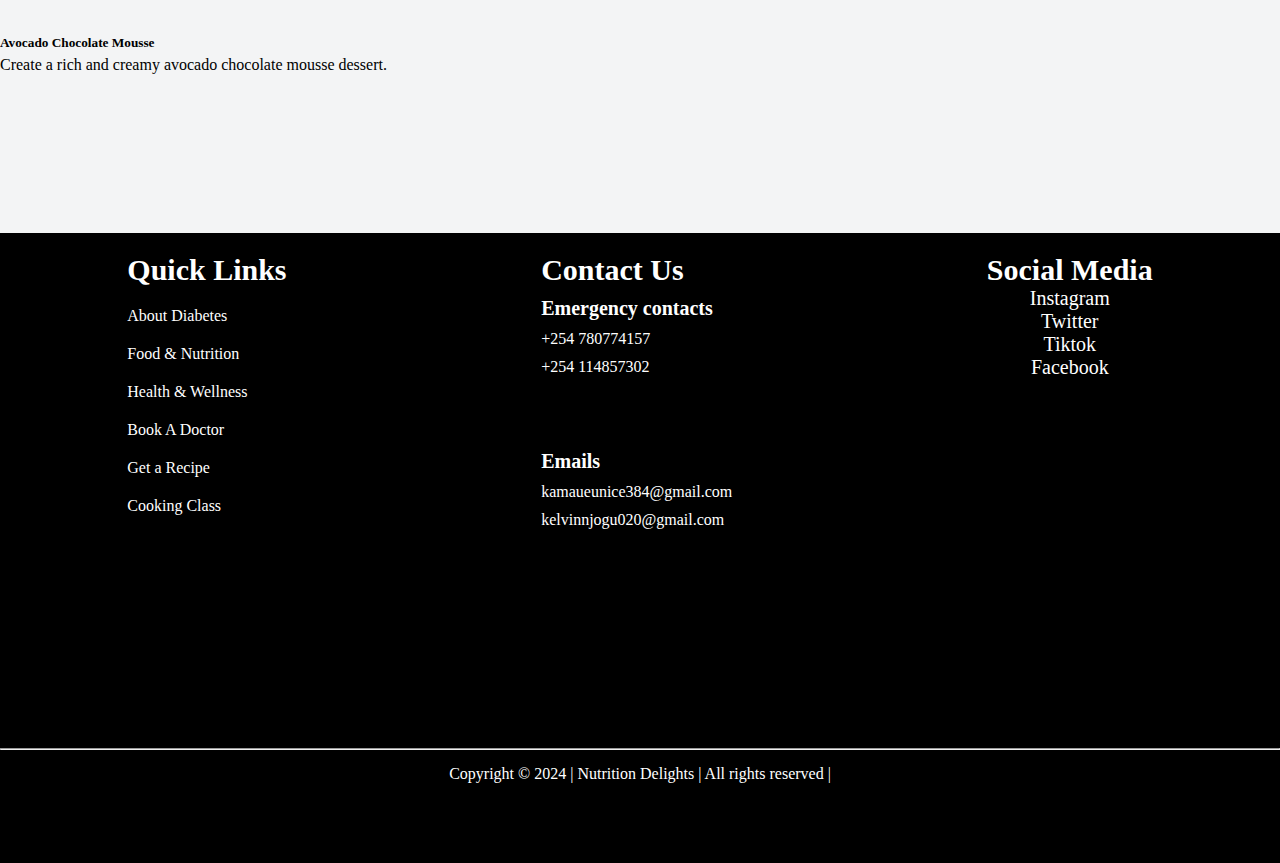
<file: cooking.html>
<!DOCTYPE html>
<html lang="en">
  <head>
    <meta charset="UTF-8" />
    <meta name="viewport" content="width=device-width, initial-scale=1.0" />
    <link
      href="https://cdn.jsdelivr.net/npm/bootstrap@5.0.2/dist/css/bootstrap.min.css"
      rel="stylesheet"
      integrity="sha384-EVSTQN3/azprG1Anm3QDgpJLIm9Nao0Yz1ztcQTwFspd3yD65VohhpuuCOmLASjC"
      crossorigin="anonymous"
    />
    <link
      rel="stylesheet"
      href="https://cdnjs.cloudflare.com/ajax/libs/font-awesome/6.6.0/css/all.min.css"
      integrity="sha512-Kc323vGBEqzTmouAECnVceyQqyqdsSiqLQISBL29aUW4U/M7pSPA/gEUZQqv1cwx4OnYxTxve5UMg5GT6L4JJg=="
      crossorigin="anonymous"
      referrerpolicy="no-referrer"
    />
    <link rel="stylesheet" href="src/styles.css" />
    <title>Cooking Lessons</title>
  </head>
  <body>
    <header>
      <nav>
        <div class="logo">
          <img src="images/logo-png.png" alt="logo" />
        </div>
        <div class="nav-links">
          <a href="index.html">Home | </a>
          <a href="about_diabeties.html">About Diabeties | </a>
          <a href="food&nutrition.html">Food & Nutrition | </a>
          <a href="health&welnness.html">Health & Wellness | </a>
          <a href="contact.html">Contact Us | </a>
          <a href="log-in.php">Login</a>
        </div>
      </nav>
    </header>
    <main>
      <section class="breakfast">
    <div class="container my-5">
        <h1 class="text-center mb-4">Cooking Lessons</h1>
        
        <!-- Breakfast Section -->
        <h2 class="mb-3">Breakfast Cooking Lessons</h2>
        <div class="row gy-4">
            <!-- Vegetable Omelette -->
            <div class="col-md-6">
                <div class="card shadow">
                    <div class="card-header bg-success text-white">
                        <h5 class="card-title mb-0">Vegetable Omelette</h5>
                    </div>
                    <div class="card-body">
                        <p class="card-text">Learn to make a healthy and delicious vegetable omelette for a nutritious start to your day.</p>
                        <div class="ratio ratio-16x9">
                            <iframe src="https://www.youtube.com/embed/-yaDFgjeVEQ?si=f671MV3lme-GVyQc" 
                                    title="Vegetable Omelette Cooking Lesson" 
                                    frameborder="0" 
                                    allow="accelerometer; autoplay; clipboard-write; encrypted-media; gyroscope; picture-in-picture; web-share" 
                                    referrerpolicy="strict-origin-when-cross-origin" 
                                    allowfullscreen></iframe>
                        </div>
                    </div>
                </div>
            </div>
            <!-- Avocado Toast -->
            <div class="col-md-6">
                <div class="card shadow">
                    <div class="card-header bg-warning text-dark">
                        <h5 class="card-title mb-0">Avocado Toast</h5>
                    </div>
                    <div class="card-body">
                        <p class="card-text">Discover the perfect recipe for creamy and flavorful avocado toast.</p>
                        <div class="ratio ratio-16x9">
                            <iframe src="https://www.youtube.com/embed/0R5km8AQGlI?si=ZjmIWrmEXDp2ZJjI" 
                                    title="Avocado Toast Cooking Lesson" 
                                    frameborder="0" 
                                    allow="accelerometer; autoplay; clipboard-write; encrypted-media; gyroscope; picture-in-picture; web-share" 
                                    referrerpolicy="strict-origin-when-cross-origin" 
                                    allowfullscreen></iframe>
                        </div>
                    </div>
                </div>
            </div>
            <!-- Green Smoothie -->
            <div class="col-md-6">
                <div class="card shadow">
                    <div class="card-header bg-primary text-white">
                        <h5 class="card-title mb-0">Green Smoothie</h5>
                    </div>
                    <div class="card-body">
                        <p class="card-text">Blend a refreshing and nutrient-packed green smoothie for a healthy breakfast.</p>
                        <div class="ratio ratio-16x9">
                            <iframe src="https://www.youtube.com/embed/RFFXGn2V1eM?si=kWznNiBiK1YFPn3d" 
                                    title="Green Smoothie Cooking Lesson" 
                                    frameborder="0" 
                                    allow="accelerometer; autoplay; clipboard-write; encrypted-media; gyroscope; picture-in-picture; web-share" 
                                    referrerpolicy="strict-origin-when-cross-origin" 
                                    allowfullscreen></iframe>
                        </div>
                    </div>
                </div>
            </div>
            <!-- Egg Muffins -->
            <div class="col-md-6">
                <div class="card shadow">
                    <div class="card-header bg-danger text-white">
                        <h5 class="card-title mb-0">Egg Muffins</h5>
                    </div>
                    <div class="card-body">
                        <p class="card-text">Follow this simple recipe to bake protein-rich egg muffins for a grab-and-go breakfast.</p>
                        <div class="ratio ratio-16x9">
                            <iframe src="https://www.youtube.com/embed/38iJvgpn--E?si=D5iF2TRlfUC-GoVk" 
                                    title="Egg Muffins Cooking Lesson" 
                                    frameborder="0" 
                                    allow="accelerometer; autoplay; clipboard-write; encrypted-media; gyroscope; picture-in-picture; web-share" 
                                    referrerpolicy="strict-origin-when-cross-origin" 
                                    allowfullscreen></iframe>
                        </div>
                    </div>
                </div>
            </div>
        </div>
    </div>

      </section>
      <section class="lunch">
         <div class="container my-5">
        <h1 class="text-center mb-4">Lunch Cooking Lessons</h1>
        <div class="row gy-4">
            <!-- Grilled Chicken Salad -->
            <div class="col-md-6">
                <div class="card shadow">
                    <div class="card-header bg-success text-white">
                        <h5 class="card-title mb-0">Grilled Chicken Salad</h5>
                    </div>
                    <div class="card-body">
                        <p class="card-text">Learn to make a fresh and flavorful grilled chicken salad for a light and satisfying lunch.</p>
                        <div class="ratio ratio-16x9">
                            <iframe src="https://www.youtube.com/embed/VPOA5-RsdRY?si=l6N7l1f7_xq5PSl_" 
                                    title="Grilled Chicken Salad Cooking Lesson" 
                                    frameborder="0" 
                                    allow="accelerometer; autoplay; clipboard-write; encrypted-media; gyroscope; picture-in-picture; web-share" 
                                    referrerpolicy="strict-origin-when-cross-origin" 
                                    allowfullscreen></iframe>
                        </div>
                    </div>
                </div>
            </div>
            <!-- Lentil Soup -->
            <div class="col-md-6">
                <div class="card shadow">
                    <div class="card-header bg-warning text-dark">
                        <h5 class="card-title mb-0">Lentil Soup</h5>
                    </div>
                    <div class="card-body">
                        <p class="card-text">Warm up with a hearty and nutritious lentil soup, perfect for a cozy lunch.</p>
                        <div class="ratio ratio-16x9">
                            <iframe src="https://www.youtube.com/embed/mdT3tFEug00?si=Bqsn2WvTZtcvJTYz" 
                                    title="Lentil Soup Cooking Lesson" 
                                    frameborder="0" 
                                    allow="accelerometer; autoplay; clipboard-write; encrypted-media; gyroscope; picture-in-picture; web-share" 
                                    referrerpolicy="strict-origin-when-cross-origin" 
                                    allowfullscreen></iframe>
                        </div>
                    </div>
                </div>
            </div>
            <!-- Zucchini Noodles -->
            <div class="col-md-6">
                <div class="card shadow">
                    <div class="card-header bg-primary text-white">
                        <h5 class="card-title mb-0">Zucchini Noodles</h5>
                    </div>
                    <div class="card-body">
                        <p class="card-text">Discover how to prepare low-carb and delicious zucchini noodles for a healthy lunch.</p>
                        <div class="ratio ratio-16x9">
                            <iframe src="https://www.youtube.com/embed/j3vU5ipD8i8?si=gOQa8q-tCLTWCzGq" 
                                    title="Zucchini Noodles Cooking Lesson" 
                                    frameborder="0" 
                                    allow="accelerometer; autoplay; clipboard-write; encrypted-media; gyroscope; picture-in-picture; web-share" 
                                    referrerpolicy="strict-origin-when-cross-origin" 
                                    allowfullscreen></iframe>
                        </div>
                    </div>
                </div>
            </div>
            <!-- Turkey Vegetable Wrap -->
            <div class="col-md-6">
                <div class="card shadow">
                    <div class="card-header bg-danger text-white">
                        <h5 class="card-title mb-0">Turkey Vegetable Wrap</h5>
                    </div>
                    <div class="card-body">
                        <p class="card-text">Follow this easy recipe to make a tasty and nutritious turkey vegetable wrap for lunch.</p>
                        <div class="ratio ratio-16x9">
                            <iframe src="https://www.youtube.com/embed/_p21qkwjrNQ?si=mUlL7RBgo-vZ_B0_" 
                                    title="Turkey Vegetable Wrap Cooking Lesson" 
                                    frameborder="0" 
                                    allow="accelerometer; autoplay; clipboard-write; encrypted-media; gyroscope; picture-in-picture; web-share" 
                                    referrerpolicy="strict-origin-when-cross-origin" 
                                    allowfullscreen></iframe>
                        </div>
                    </div>
                </div>
            </div>
        </div>
    </div>
      </section>
      <section class="dinner">
         <div class="container my-5">
        <h1 class="text-center mb-4">Dinner Cooking Lessons</h1>
        <div class="row gy-4">
            <!-- Cauliflower Rice -->
            <div class="col-md-6">
                <div class="card shadow">
                    <div class="card-header bg-success text-white">
                        <h5 class="card-title mb-0">Cauliflower Rice</h5>
                    </div>
                    <div class="card-body">
                        <p class="card-text">Learn how to prepare a low-carb and healthy cauliflower rice dish for dinner.</p>
                        <div class="ratio ratio-16x9">
                            <iframe src="https://www.youtube.com/embed/Osb1MpN5y-4?si=TISLm4C043Y_bK5d" 
                                    title="Cauliflower Rice Cooking Lesson" 
                                    frameborder="0" 
                                    allow="accelerometer; autoplay; clipboard-write; encrypted-media; gyroscope; picture-in-picture; web-share" 
                                    referrerpolicy="strict-origin-when-cross-origin" 
                                    allowfullscreen></iframe>
                        </div>
                    </div>
                </div>
            </div>
            <!-- Grilled Shrimp Tacos -->
            <div class="col-md-6">
                <div class="card shadow">
                    <div class="card-header bg-warning text-dark">
                        <h5 class="card-title mb-0">Grilled Shrimp Tacos</h5>
                    </div>
                    <div class="card-body">
                        <p class="card-text">Make flavorful grilled shrimp tacos that are sure to impress your dinner guests.</p>
                        <div class="ratio ratio-16x9">
                            <iframe src="https://www.youtube.com/embed/qjYP5-ZutEk?si=Rik59TtXajDV024B" 
                                    title="Grilled Shrimp Tacos Cooking Lesson" 
                                    frameborder="0" 
                                    allow="accelerometer; autoplay; clipboard-write; encrypted-media; gyroscope; picture-in-picture; web-share" 
                                    referrerpolicy="strict-origin-when-cross-origin" 
                                    allowfullscreen></iframe>
                        </div>
                    </div>
                </div>
            </div>
            <!-- Stuffed Bell Peppers -->
            <div class="col-md-6">
                <div class="card shadow">
                    <div class="card-header bg-primary text-white">
                        <h5 class="card-title mb-0">Stuffed Bell Peppers</h5>
                    </div>
                    <div class="card-body">
                        <p class="card-text">Follow this easy recipe to create delicious and healthy stuffed bell peppers.</p>
                        <div class="ratio ratio-16x9">
                            <iframe src="https://www.youtube.com/embed/ektsiKFVqks?si=Vs6Aua-UId9U3niz" 
                                    title="Stuffed Bell Peppers Cooking Lesson" 
                                    frameborder="0" 
                                    allow="accelerometer; autoplay; clipboard-write; encrypted-media; gyroscope; picture-in-picture; web-share" 
                                    referrerpolicy="strict-origin-when-cross-origin" 
                                    allowfullscreen></iframe>
                        </div>
                    </div>
                </div>
            </div>
            <!-- Baked Salmon -->
            <div class="col-md-6">
                <div class="card shadow">
                    <div class="card-header bg-danger text-white">
                        <h5 class="card-title mb-0">Baked Salmon</h5>
                    </div>
                    <div class="card-body">
                        <p class="card-text">Master the art of baking salmon to perfection with this simple and tasty recipe.</p>
                        <div class="ratio ratio-16x9">
                            <iframe src="https://www.youtube.com/embed/skvFVe_w8pU?si=f4IkX5HEAhX8BpTn" 
                                    title="Baked Salmon Cooking Lesson" 
                                    frameborder="0" 
                                    allow="accelerometer; autoplay; clipboard-write; encrypted-media; gyroscope; picture-in-picture; web-share" 
                                    referrerpolicy="strict-origin-when-cross-origin" 
                                    allowfullscreen></iframe>
                        </div>
                    </div>
                </div>
            </div>
        </div>
    </div>
      </section>
      <section class="dessert">
        <div class="container my-5">
        <h1 class="text-center mb-4">Dessert Cooking Lessons</h1>
        <div class="row gy-4">
            <!-- Chia Seed Pudding -->
            <div class="col-md-6">
                <div class="card shadow">
                    <div class="card-header bg-info text-white">
                        <h5 class="card-title mb-0">Chia Seed Pudding</h5>
                    </div>
                    <div class="card-body">
                        <p class="card-text">Learn how to make a delicious and healthy chia seed pudding.</p>
                        <div class="ratio ratio-16x9">
                            <iframe src="https://www.youtube.com/embed/Vr3kDbGJZiw?si=ZacpvDI5IF5QB5jX" 
                                    title="Chia Seed Pudding Cooking Lesson" 
                                    frameborder="0" 
                                    allow="accelerometer; autoplay; clipboard-write; encrypted-media; gyroscope; picture-in-picture; web-share" 
                                    referrerpolicy="strict-origin-when-cross-origin" 
                                    allowfullscreen></iframe>
                        </div>
                    </div>
                </div>
            </div>
            <!-- Almond Flour Cookies -->
            <div class="col-md-6">
                <div class="card shadow">
                    <div class="card-header bg-secondary text-white">
                        <h5 class="card-title mb-0">Almond Flour Cookies</h5>
                    </div>
                    <div class="card-body">
                        <p class="card-text">Discover how to bake gluten-free almond flour cookies.</p>
                        <div class="ratio ratio-16x9">
                            <iframe src="https://www.youtube.com/embed/VG6PaXzf1Pc?si=JVq39O1gam-C8vFf" 
                                    title="Almond Flour Cookies Cooking Lesson" 
                                    frameborder="0" 
                                    allow="accelerometer; autoplay; clipboard-write; encrypted-media; gyroscope; picture-in-picture; web-share" 
                                    referrerpolicy="strict-origin-when-cross-origin" 
                                    allowfullscreen></iframe>
                        </div>
                    </div>
                </div>
            </div>
            <!-- Coconut Macaroons -->
            <div class="col-md-6">
                <div class="card shadow">
                    <div class="card-header bg-success text-white">
                        <h5 class="card-title mb-0">Coconut Macaroons</h5>
                    </div>
                    <div class="card-body">
                        <p class="card-text">Follow this recipe to make soft and chewy coconut macaroons.</p>
                        <div class="ratio ratio-16x9">
                            <iframe src="https://www.youtube.com/embed/67ZO1VXZQ4o?si=CuPFchBk6PZ7fr1h" 
                                    title="Coconut Macaroons Cooking Lesson" 
                                    frameborder="0" 
                                    allow="accelerometer; autoplay; clipboard-write; encrypted-media; gyroscope; picture-in-picture; web-share" 
                                    referrerpolicy="strict-origin-when-cross-origin" 
                                    allowfullscreen></iframe>
                        </div>
                    </div>
                </div>
            </div>
            <!-- Avocado Chocolate Mousse -->
            <div class="col-md-6">
                <div class="card shadow">
                    <div class="card-header bg-warning text-dark">
                        <h5 class="card-title mb-0">Avocado Chocolate Mousse</h5>
                    </div>
                    <div class="card-body">
                        <p class="card-text">Create a rich and creamy avocado chocolate mousse dessert.</p>
                        <div class="ratio ratio-16x9">
                            <iframe src="https://www.youtube.com/embed/ujseWm6zxjk?si=t74dXao2OlHFUwrO" 
                                    title="Avocado Chocolate Mousse Cooking Lesson" 
                                    frameborder="0" 
                                    allow="accelerometer; autoplay; clipboard-write; encrypted-media; gyroscope; picture-in-picture; web-share" 
                                    referrerpolicy="strict-origin-when-cross-origin" 
                                    allowfullscreen></iframe>
                        </div>
                    </div>
                </div>
            </div>
        </div>
    </div>
      </section>
    </main>
    <footer>
      <div class="container">
        <div class="quick-links">
          <h1>Quick Links</h1>
          <div class="links">
            <a href="about_diabeties.html">About Diabetes</a>
            <a href="food&nutrition.html">Food & Nutrition</a>
            <a href="health&welnness.html">Health & Wellness</a>
            <a href="book-doctor.php">Book A Doctor</a>
            <a href="recipe.html">Get a Recipe</a>
            <a href="cooking.html">Cooking Class</a>
          </div>
        </div>
        <div class="contact-us">
          <h1>Contact Us</h1>
          <div class="reach">
          <div class="phone">
            <h2>Emergency contacts</h2>
            <ul>
              <li>+254 780774157</li>
              <li>+254 114857302</li>
            </ul>
          </div>
          <div class="emails">
            <h2>Emails</h2>
            <ul>
              <li>kamaueunice384@gmail.com</li>
              <li>kelvinnjogu020@gmail.com</li>
            </ul>
          </div>
        </div>
        </div>
        <div class="social-media">
          <h1>Social Media</h1>
          <div class="social-links">
        <div class="youtube">
          <h3>Instagram</h3>
          <a href="https://www.instagram.com/yunah_kui/"
            ><i class="fa-brands fa-instagram"></i
          ></a>
        </div>
        <div class="twitter">
          <h3>Twitter</h3>
          <a href="https://x.com/Yunah_kui"
            ><i class="fa-brands fa-x-twitter"></i
          ></a>
        </div>
        <div class="tiktok">
          <h3>Tiktok</h3>
          <a href="https://www.tiktok.com/@eunice_kui"
            ><i class="fa-brands fa-tiktok"></i
          ></a>
        </div>
        <div class="facebook">
          <h3>Facebook</h3>
          <a href="https://www.facebook.com/profile.php?id=100070669671782"
            ><i class="fa-brands fa-facebook"></i
          ></a>
        </div>
      </div>
        </div>
      </div>
      <hr />
      <p>Copyright © 2024 | Nutrition Delights | All rights reserved |</p>
    </footer>
</body>
</html
</file>
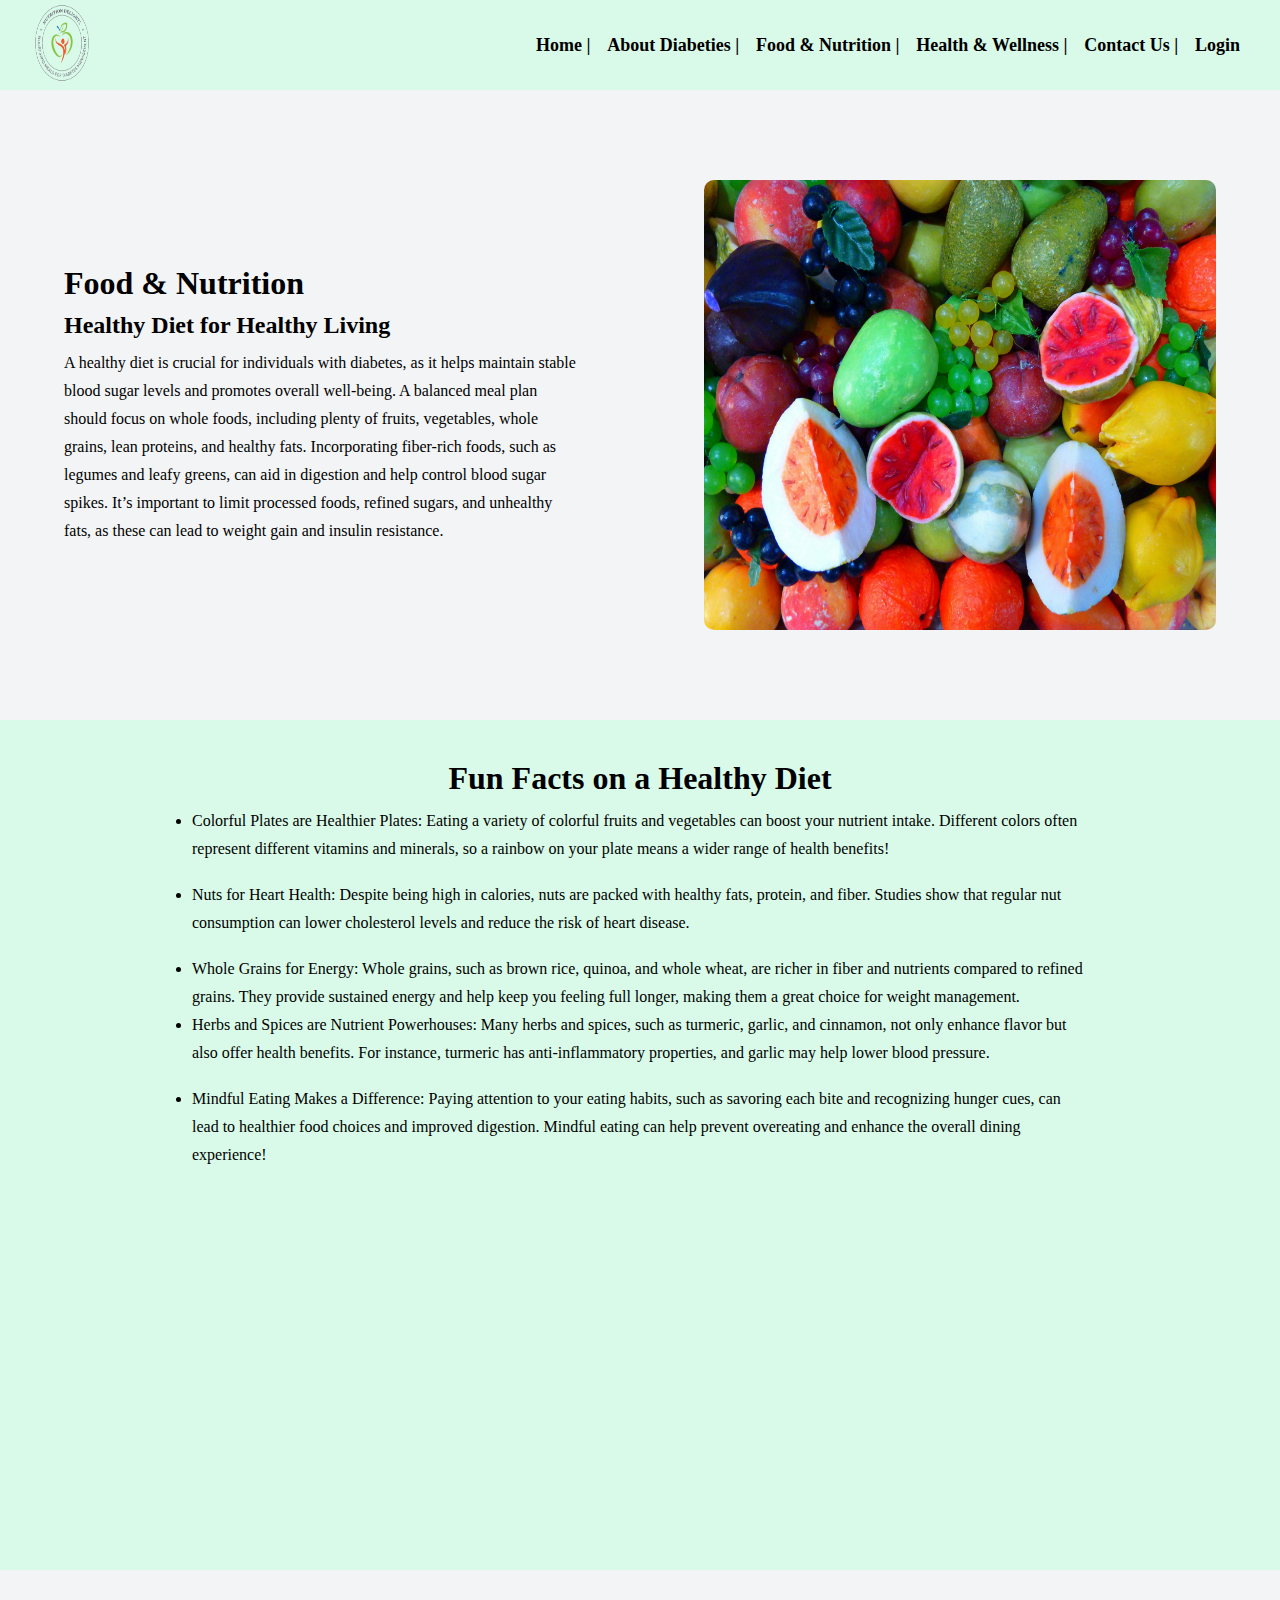
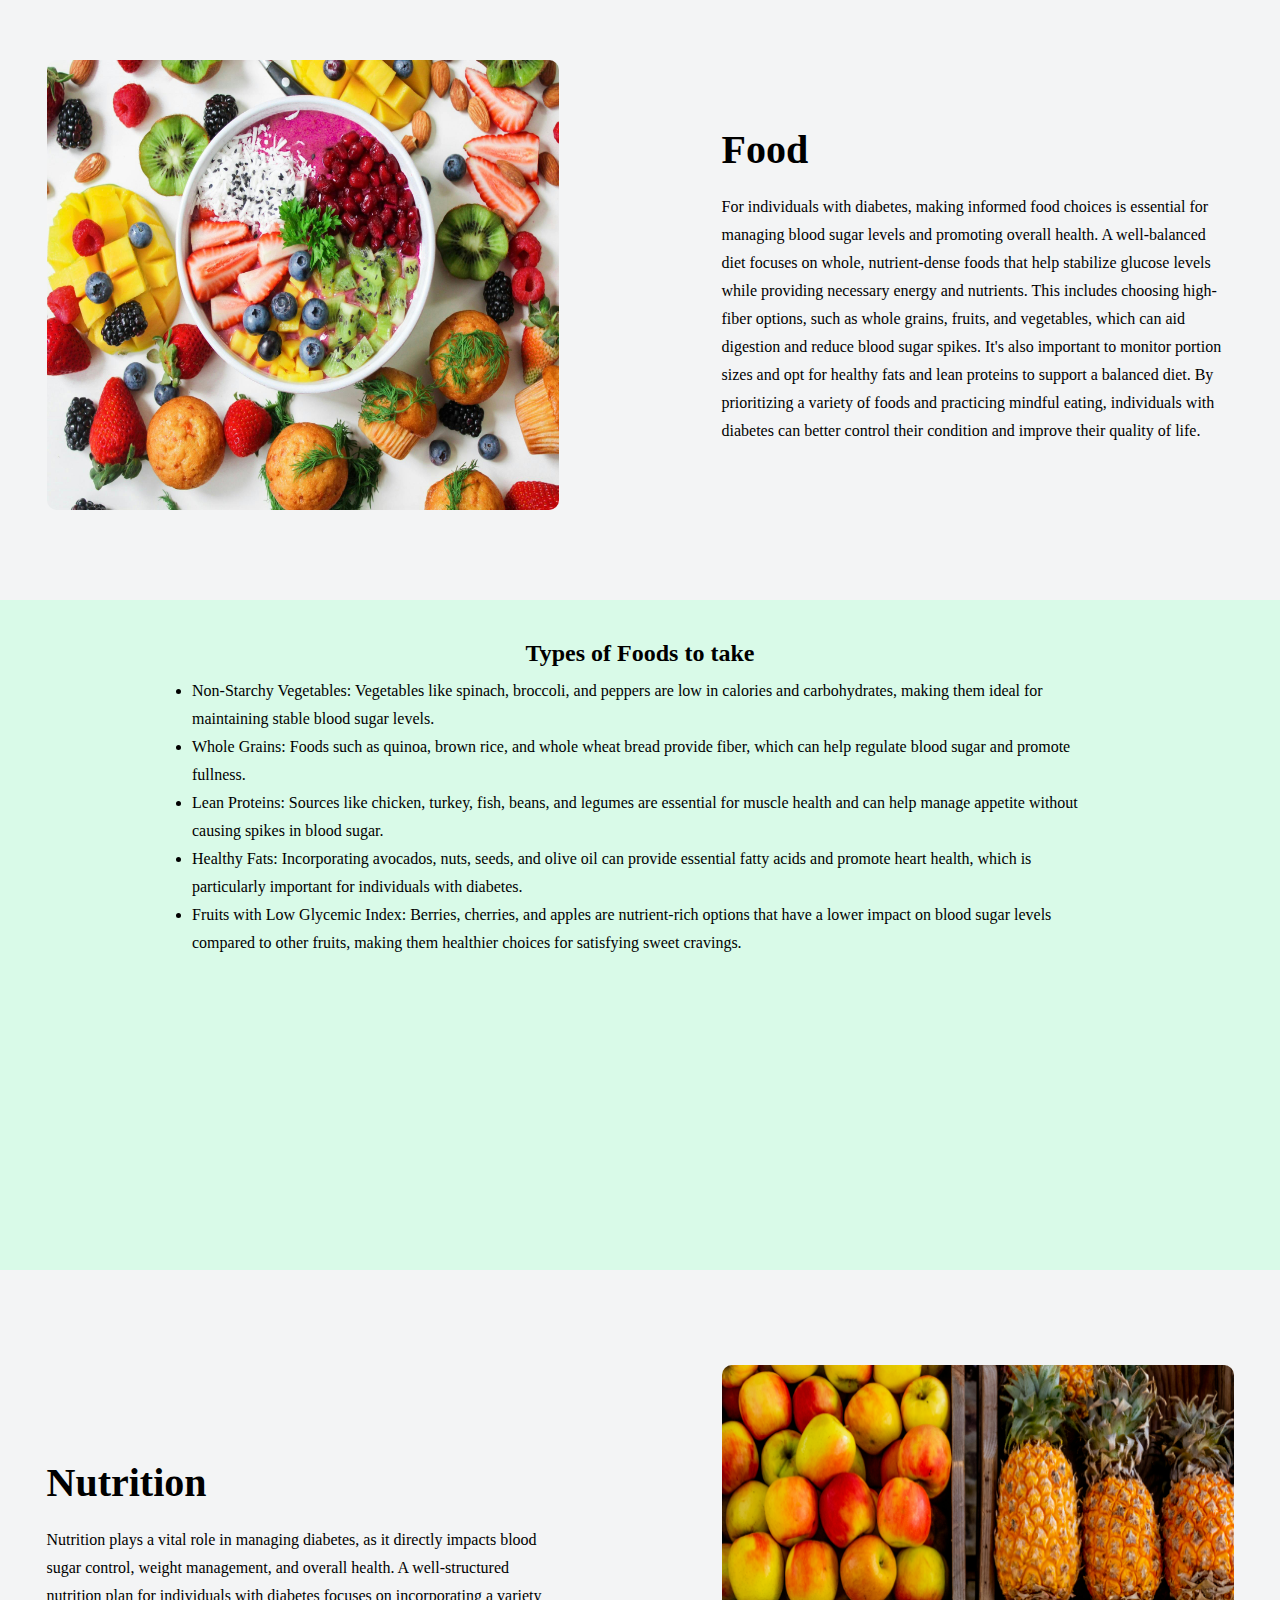
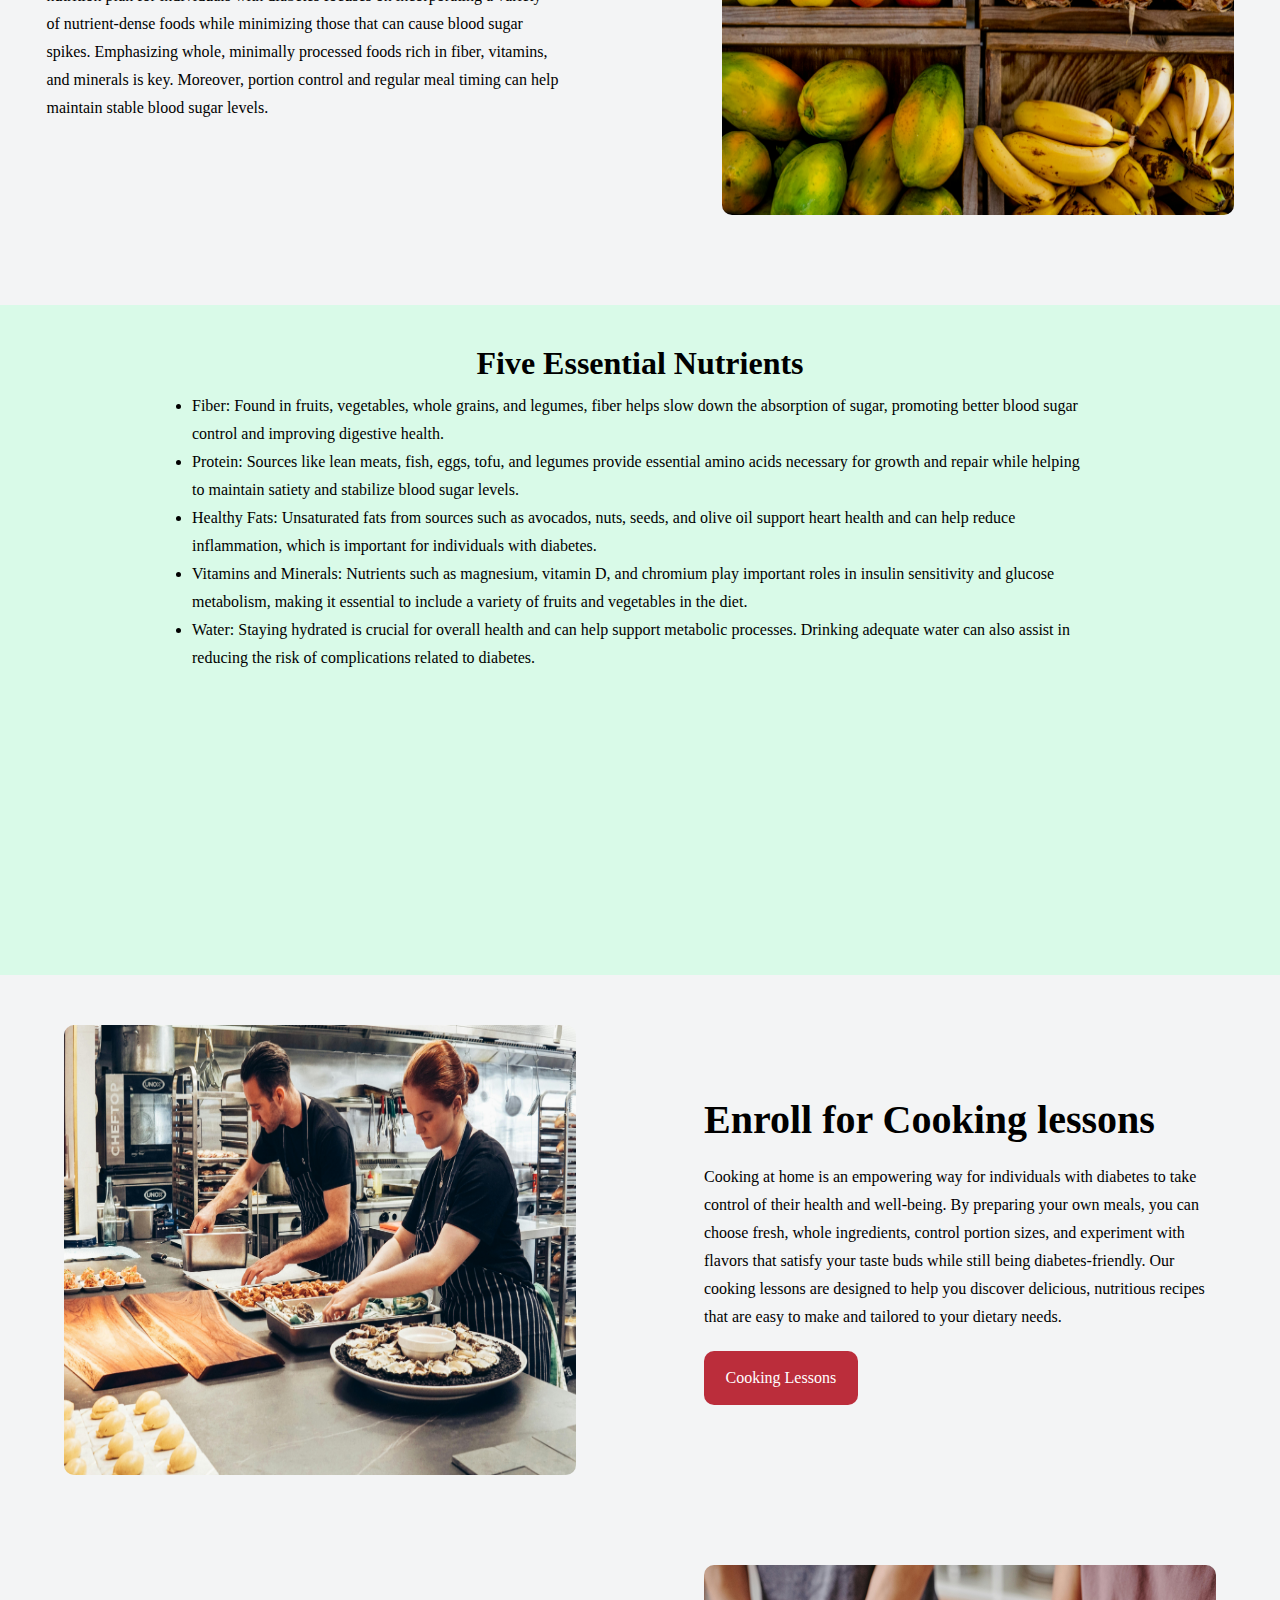
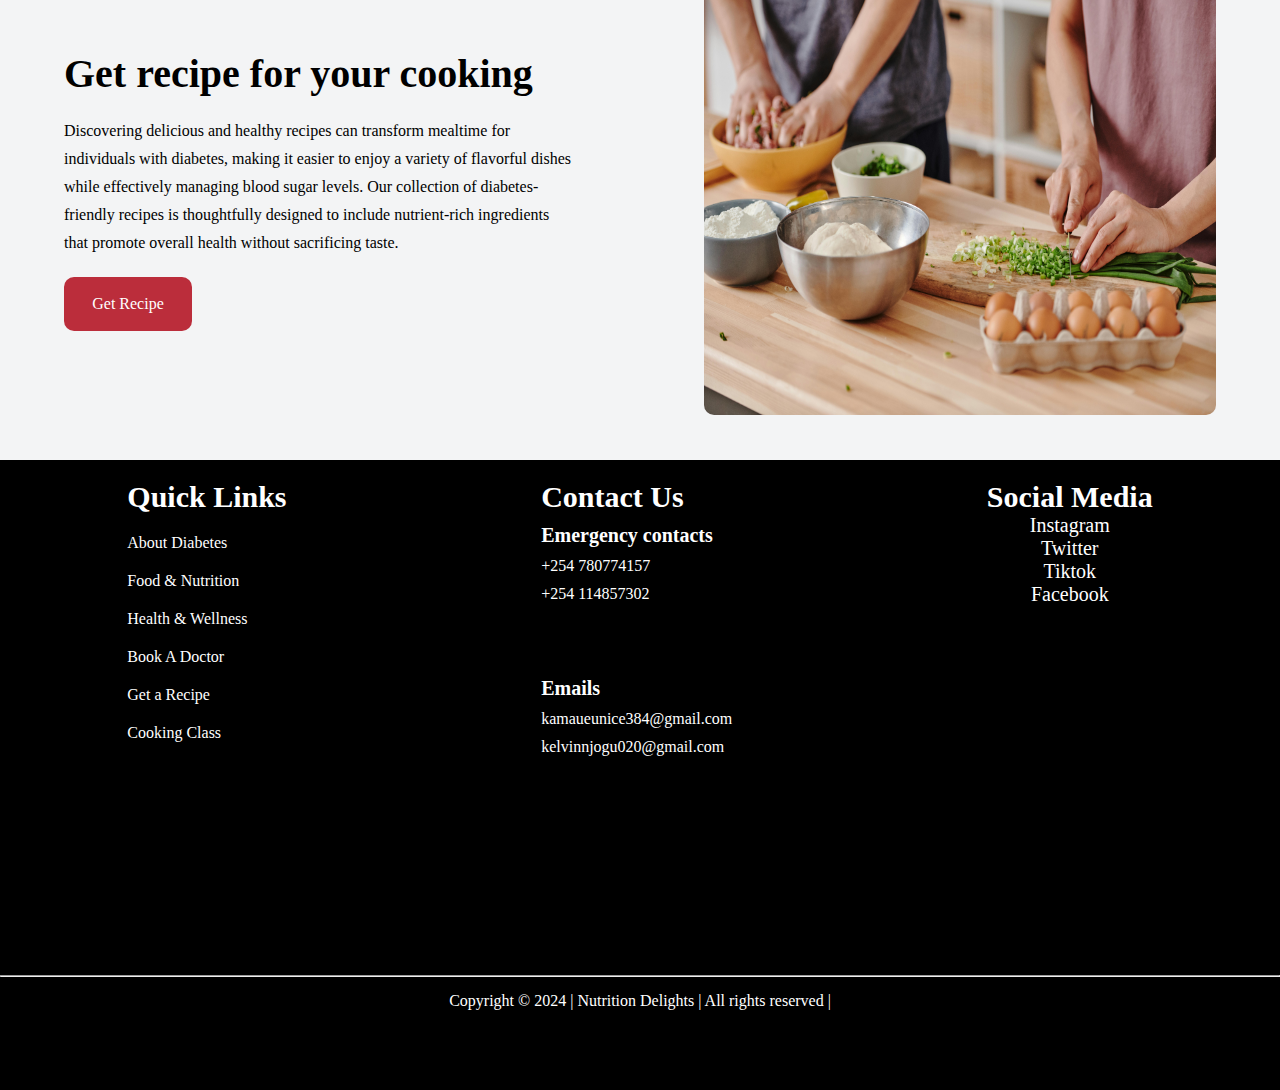
<file: food&nutrition.html>
<!DOCTYPE html>
<html lang="en">
  <head>
    <meta charset="UTF-8" />
    <meta name="viewport" content="width=device-width, initial-scale=1.0" />
    <link
      href="https://cdn.jsdelivr.net/npm/bootstrap@5.0.2/dist/css/bootstrap.min.css"
      rel="stylesheet"
      integrity="sha384-EVSTQN3/azprG1Anm3QDgpJLIm9Nao0Yz1ztcQTwFspd3yD65VohhpuuCOmLASjC"
      crossorigin="anonymous"
    />
    <link rel="stylesheet" href="src/styles.css" />
    <title>Food & Nutrition</title>
  </head>
  <body>
     <header>
      <nav>
        <div class="logo">
          <img src="images/logo-png.png" alt="logo" />
        </div>
        <div class="nav-links">
          <a href="index.html">Home | </a>
          <a href="about_diabeties.html">About Diabeties | </a>
          <a href="food&nutrition.html">Food & Nutrition | </a>
          <a href="health&welnness.html">Health & Wellness | </a>
          <a href="contact.html">Contact Us | </a>
          <a href="log-in.php">Login</a>
        </div>
      </nav>
    </header>
    <div class="hero-food">
      <div class="contents">
        <h1>Food & Nutrition</h1>
        <h2>Healthy Diet for Healthy Living</h2>
        <p>
          A healthy diet is crucial for individuals with diabetes, as it helps
          maintain stable blood sugar levels and promotes overall well-being. A
          balanced meal plan should focus on whole foods, including plenty of
          fruits, vegetables, whole grains, lean proteins, and healthy fats.
          Incorporating fiber-rich foods, such as legumes and leafy greens, can
          aid in digestion and help control blood sugar spikes. It’s important
          to limit processed foods, refined sugars, and unhealthy fats, as these
          can lead to weight gain and insulin resistance.
        </p>
      </div>
      <img src="images/fruits3.jpg" alt="food" />
    </div>
    <main>
      <div class="fun-facts">
        <h1>Fun Facts on a Healthy Diet</h1>
        <ul>
          <li>
            Colorful Plates are Healthier Plates: Eating a variety of colorful
            fruits and vegetables can boost your nutrient intake. Different
            colors often represent different vitamins and minerals, so a rainbow
            on your plate means a wider range of health benefits!
          </li> <br>
          <li>
            Nuts for Heart Health: Despite being high in calories, nuts are
            packed with healthy fats, protein, and fiber. Studies show that
            regular nut consumption can lower cholesterol levels and reduce the
            risk of heart disease.
          </li> <br>
          <li>
            Whole Grains for Energy: Whole grains, such as brown rice, quinoa,
            and whole wheat, are richer in fiber and nutrients compared to
            refined grains. They provide sustained energy and help keep you
            feeling full longer, making them a great choice for weight
            management.
          </li>
          <li>
            Herbs and Spices are Nutrient Powerhouses: Many herbs and spices,
            such as turmeric, garlic, and cinnamon, not only enhance flavor but
            also offer health benefits. For instance, turmeric has
            anti-inflammatory properties, and garlic may help lower blood
            pressure.
          </li> <br>
          <li>
            Mindful Eating Makes a Difference: Paying attention to your eating
            habits, such as savoring each bite and recognizing hunger cues, can
            lead to healthier food choices and improved digestion. Mindful
            eating can help prevent overeating and enhance the overall dining
            experience!
          </li> 
        </ul>
      </div>
      <section class="food-nutrition">
        <div class="food">
          <div class="container">
            <img src="images/food1.jpg" alt="food" />
            <div class="contents">
              <h1>Food</h1>
              <p>
                For individuals with diabetes, making informed food choices is
                essential for managing blood sugar levels and promoting overall
                health. A well-balanced diet focuses on whole, nutrient-dense
                foods that help stabilize glucose levels while providing
                necessary energy and nutrients. This includes choosing
                high-fiber options, such as whole grains, fruits, and
                vegetables, which can aid digestion and reduce blood sugar
                spikes. It's also important to monitor portion sizes and opt for
                healthy fats and lean proteins to support a balanced diet. By
                prioritizing a variety of foods and practicing mindful eating,
                individuals with diabetes can better control their condition and
                improve their quality of life.
              </p>
            </div>
          </div>
          <div class="types">
            <h2>Types of Foods to take</h2>
            <ul>
              <li>
                Non-Starchy Vegetables: Vegetables like spinach, broccoli, and
                peppers are low in calories and carbohydrates, making them ideal
                for maintaining stable blood sugar levels.
              </li>
              <li>
                Whole Grains: Foods such as quinoa, brown rice, and whole wheat
                bread provide fiber, which can help regulate blood sugar and
                promote fullness.
              </li>
              <li>
                Lean Proteins: Sources like chicken, turkey, fish, beans, and
                legumes are essential for muscle health and can help manage
                appetite without causing spikes in blood sugar.
              </li>
              <li>
                Healthy Fats: Incorporating avocados, nuts, seeds, and olive oil
                can provide essential fatty acids and promote heart health,
                which is particularly important for individuals with diabetes.
              </li>
              <li>
                Fruits with Low Glycemic Index: Berries, cherries, and apples
                are nutrient-rich options that have a lower impact on blood
                sugar levels compared to other fruits, making them healthier
                choices for satisfying sweet cravings.
              </li>
            </ul>
          </div>
        </div>
        <div class="nutrition">
          <div class="container">
            <div class="contents">
              <h1>Nutrition</h1>
              <p>
                Nutrition plays a vital role in managing diabetes, as it
                directly impacts blood sugar control, weight management, and
                overall health. A well-structured nutrition plan for individuals
                with diabetes focuses on incorporating a variety of
                nutrient-dense foods while minimizing those that can cause blood
                sugar spikes. Emphasizing whole, minimally processed foods rich
                in fiber, vitamins, and minerals is key. Moreover, portion
                control and regular meal timing can help maintain stable blood
                sugar levels.
              </p>
            </div>
            <img src="images/fruits2.jpg" alt="nutrition" />
          </div>
          <div class="types">
            <h1>Five Essential Nutrients</h1>
            <ul>
              <li>
                Fiber: Found in fruits, vegetables, whole grains, and legumes,
                fiber helps slow down the absorption of sugar, promoting better
                blood sugar control and improving digestive health.
              </li>
              <li>
                Protein: Sources like lean meats, fish, eggs, tofu, and legumes
                provide essential amino acids necessary for growth and repair
                while helping to maintain satiety and stabilize blood sugar
                levels.
              </li>
              <li>
                Healthy Fats: Unsaturated fats from sources such as avocados,
                nuts, seeds, and olive oil support heart health and can help
                reduce inflammation, which is important for individuals with
                diabetes.
              </li>
              <li>
                Vitamins and Minerals: Nutrients such as magnesium, vitamin D,
                and chromium play important roles in insulin sensitivity and
                glucose metabolism, making it essential to include a variety of
                fruits and vegetables in the diet.
              </li>
              <li>
                Water: Staying hydrated is crucial for overall health and can
                help support metabolic processes. Drinking adequate water can
                also assist in reducing the risk of complications related to
                diabetes.
              </li>
            </ul>
          </div>
        </div>
        <div class="cooking">
          <img src="images/cooking6.jpg" alt="cooking">
          <div class="contents">
          <h1>Enroll for Cooking lessons</h1>
          <p>
            Cooking at home is an empowering way for individuals with diabetes
            to take control of their health and well-being. By preparing your
            own meals, you can choose fresh, whole ingredients, control portion
            sizes, and experiment with flavors that satisfy your taste buds
            while still being diabetes-friendly. Our cooking lessons are
            designed to help you discover delicious, nutritious recipes that are
            easy to make and tailored to your dietary needs.
          </p>
          <div class="btn-cooking">
            <a href="cooking.html">Cooking Lessons</a>
          </div>
          </div>
        </div>
        <div class="recipe">
          <div class="contents">
          <h1>Get recipe for your cooking</h1>
          <p>
            Discovering delicious and healthy recipes can transform mealtime for
            individuals with diabetes, making it easier to enjoy a variety of
            flavorful dishes while effectively managing blood sugar levels. Our
            collection of diabetes-friendly recipes is thoughtfully designed to
            include nutrient-rich ingredients that promote overall health
            without sacrificing taste. 
          </p>

          <div class="btn-recipe">
            <a href="recipe.html">Get Recipe</a>
          </div>
          </div>
          <img src="images/cooking4.jpg" alt="recipe">
        </div>
      </section>
    </main>
     <footer>
      <div class="container">
        <div class="quick-links">
          <h1>Quick Links</h1>
          <div class="links">
            <a href="about_diabeties.html">About Diabetes</a>
            <a href="food&nutrition.html">Food & Nutrition</a>
            <a href="health&welnness.html">Health & Wellness</a>
            <a href="book-doctor.php">Book A Doctor</a>
            <a href="recipe.html">Get a Recipe</a>
            <a href="cooking.html">Cooking Class</a>
          </div>
        </div>
        <div class="contact-us">
          <h1>Contact Us</h1>
          <div class="reach">
          <div class="phone">
            <h2>Emergency contacts</h2>
            <ul>
              <li>+254 780774157</li>
              <li>+254 114857302</li>
            </ul>
          </div>
          <div class="emails">
            <h2>Emails</h2>
            <ul>
              <li>kamaueunice384@gmail.com</li>
              <li>kelvinnjogu020@gmail.com</li>
            </ul>
          </div>
        </div>
        </div>
        <div class="social-media">
          <h1>Social Media</h1>
          <div class="social-links">
        <div class="youtube">
          <h3>Instagram</h3>
          <a href="https://www.instagram.com/yunah_kui/"
            ><i class="fa-brands fa-instagram"></i
          ></a>
        </div>
        <div class="twitter">
          <h3>Twitter</h3>
          <a href="https://x.com/Yunah_kui"
            ><i class="fa-brands fa-x-twitter"></i
          ></a>
        </div>
        <div class="tiktok">
          <h3>Tiktok</h3>
          <a href="https://www.tiktok.com/@eunice_kui"
            ><i class="fa-brands fa-tiktok"></i
          ></a>
        </div>
        <div class="facebook">
          <h3>Facebook</h3>
          <a href="https://www.facebook.com/profile.php?id=100070669671782"
            ><i class="fa-brands fa-facebook"></i
          ></a>
        </div>
      </div>
        </div>
      </div>
      <hr />
      <p>Copyright © 2024 | Nutrition Delights | All rights reserved |</p>
    </footer>
  </body>
</html>
</file>
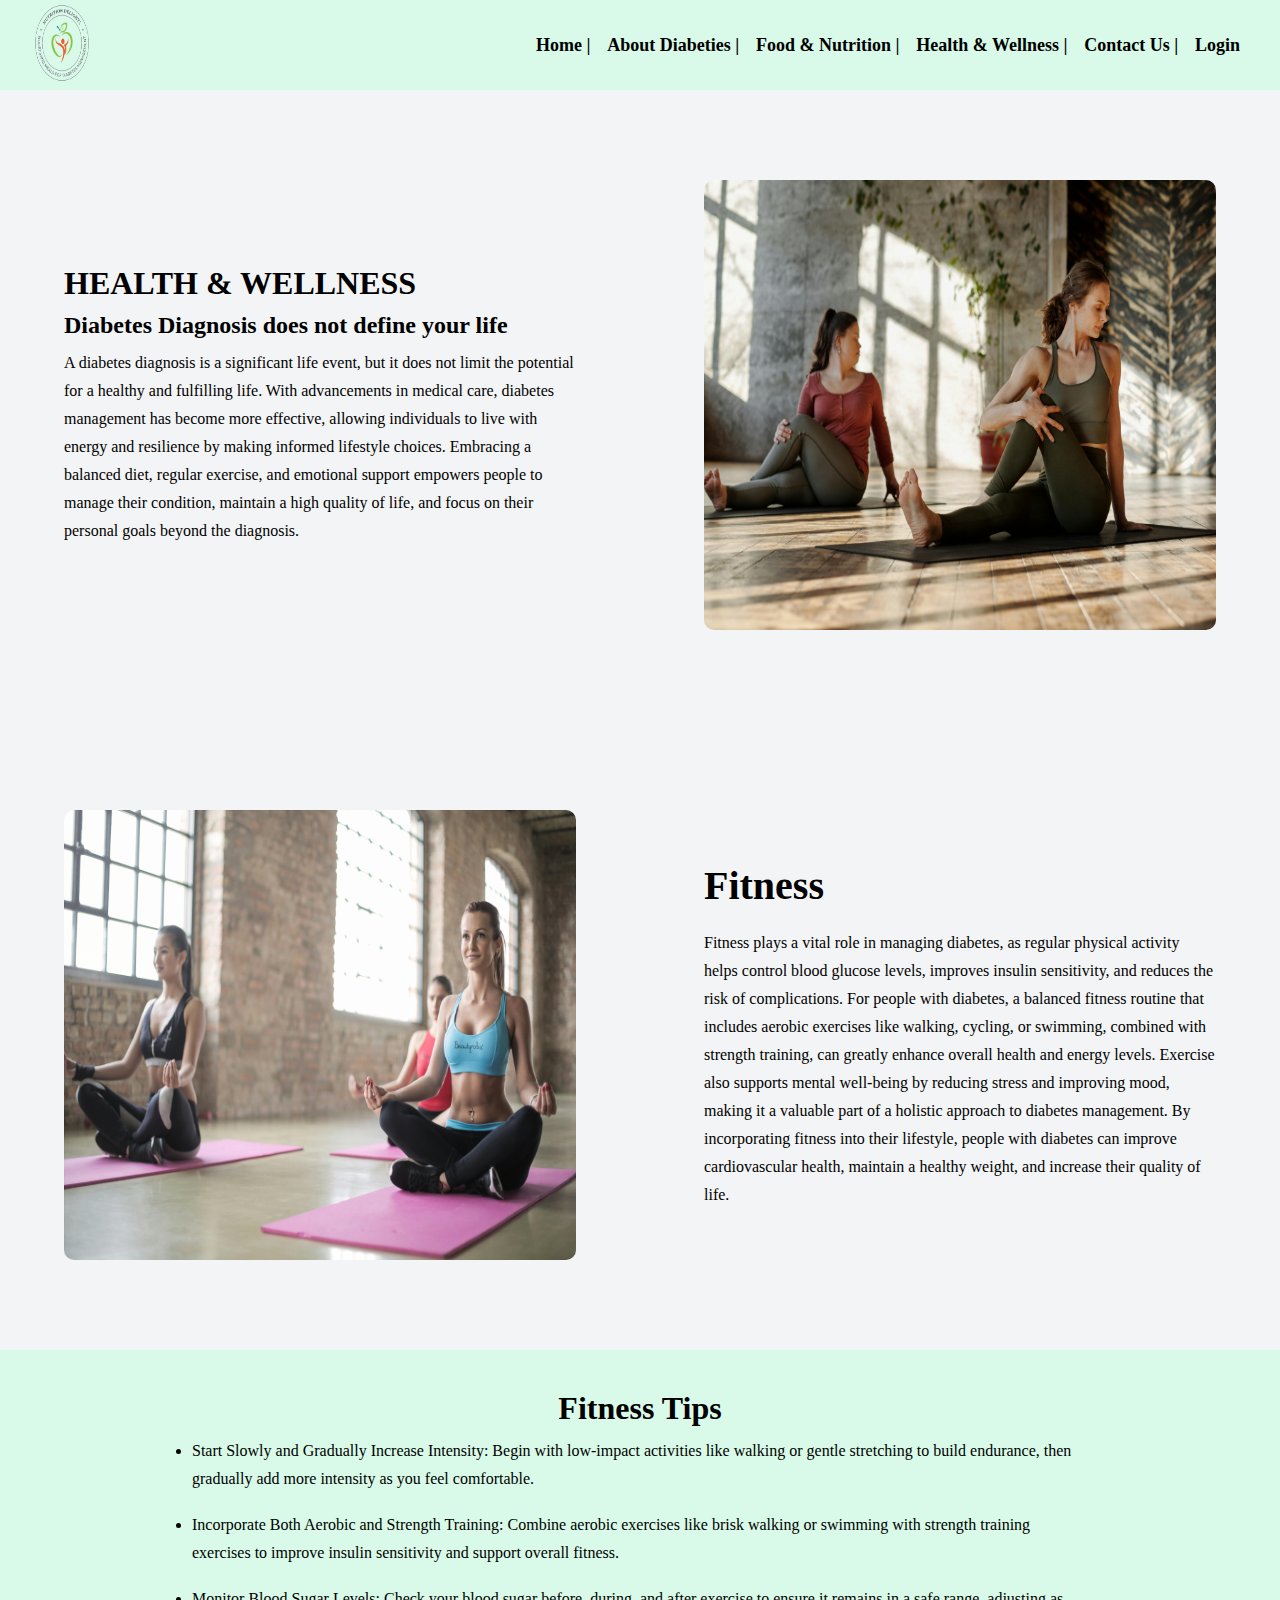
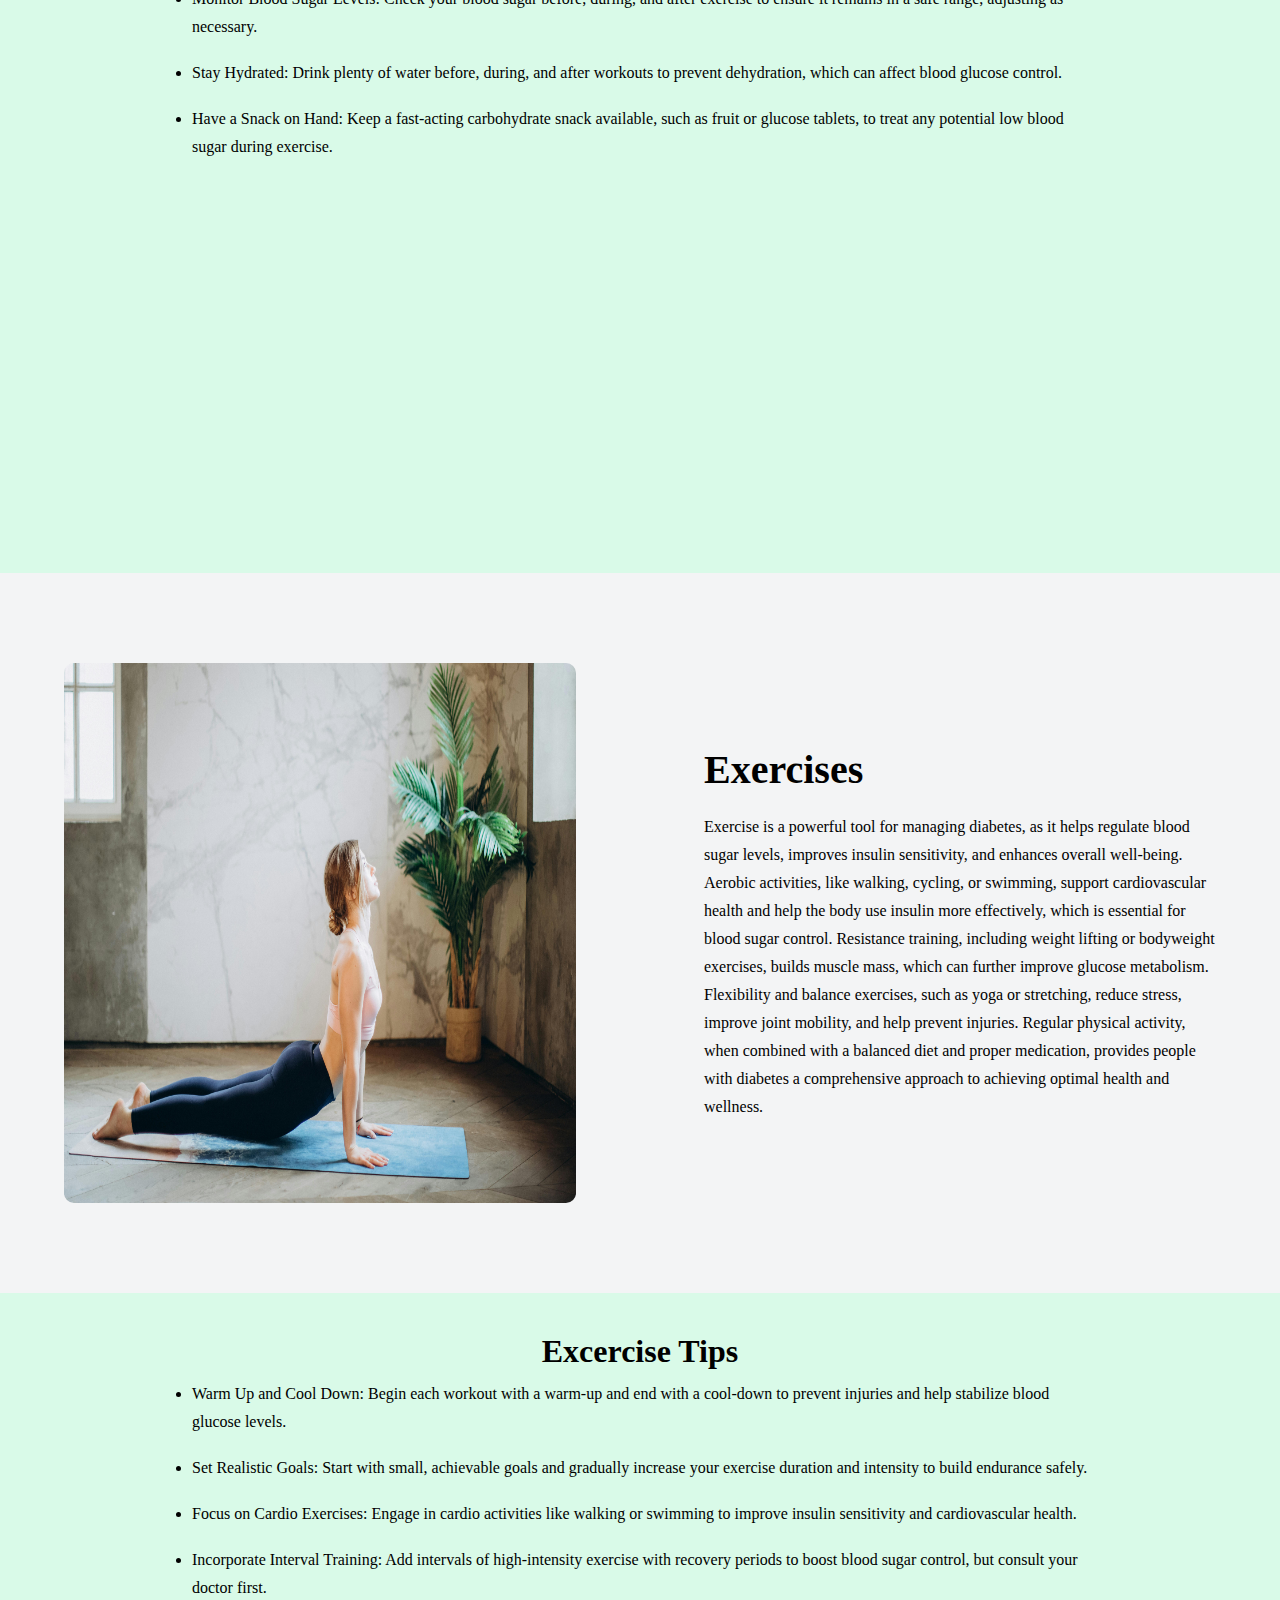
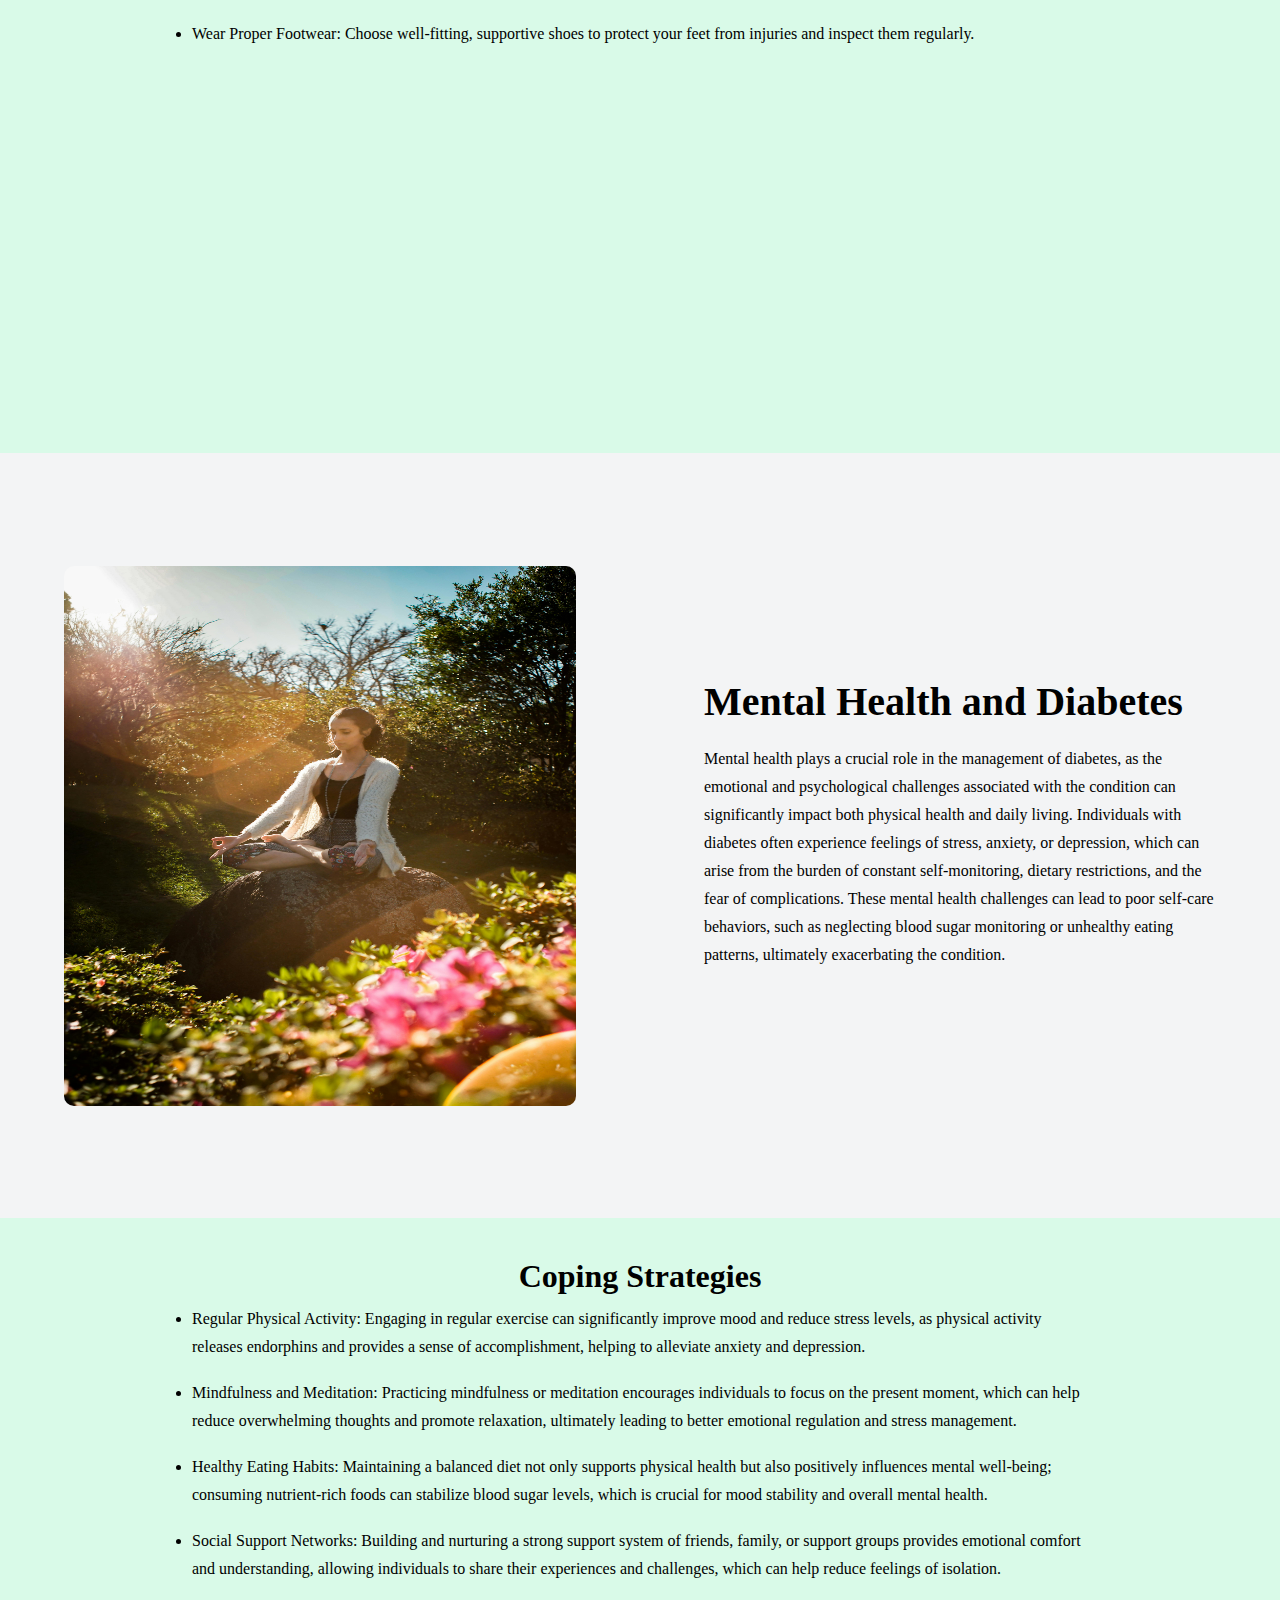
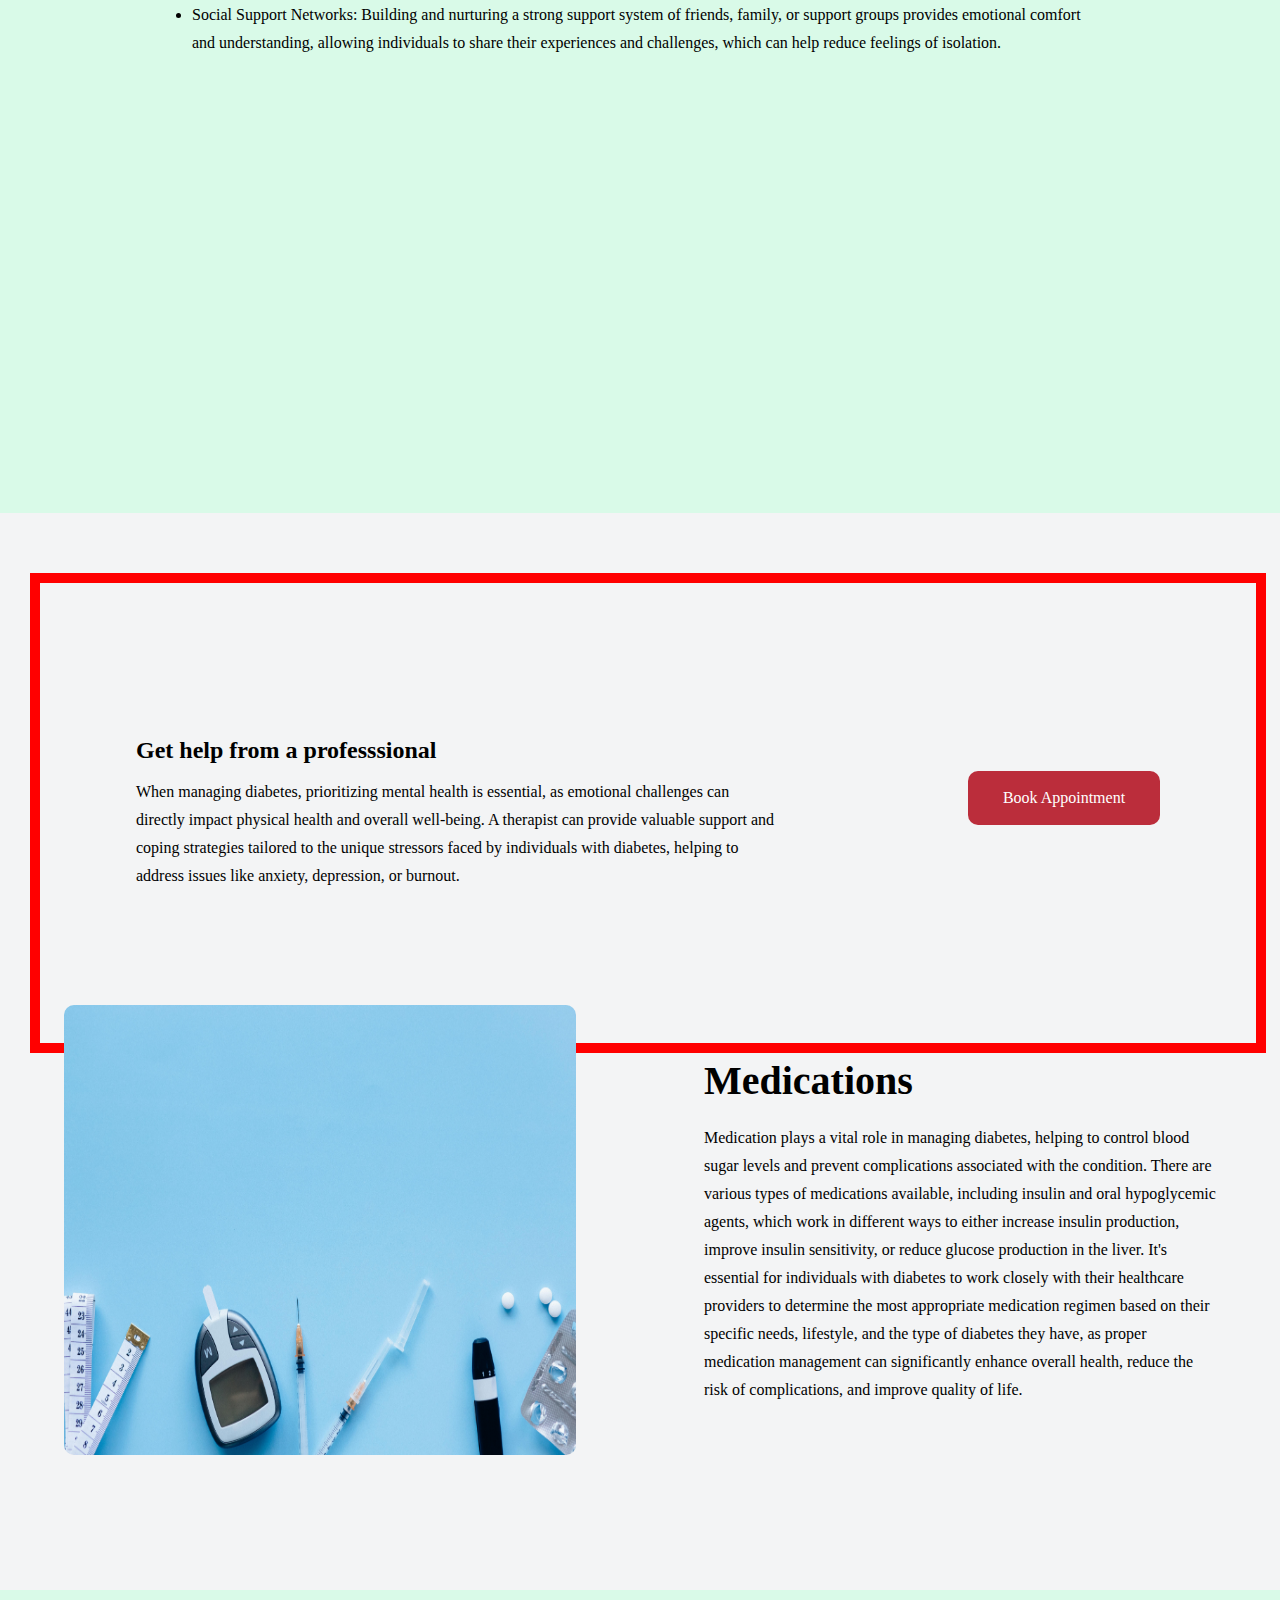
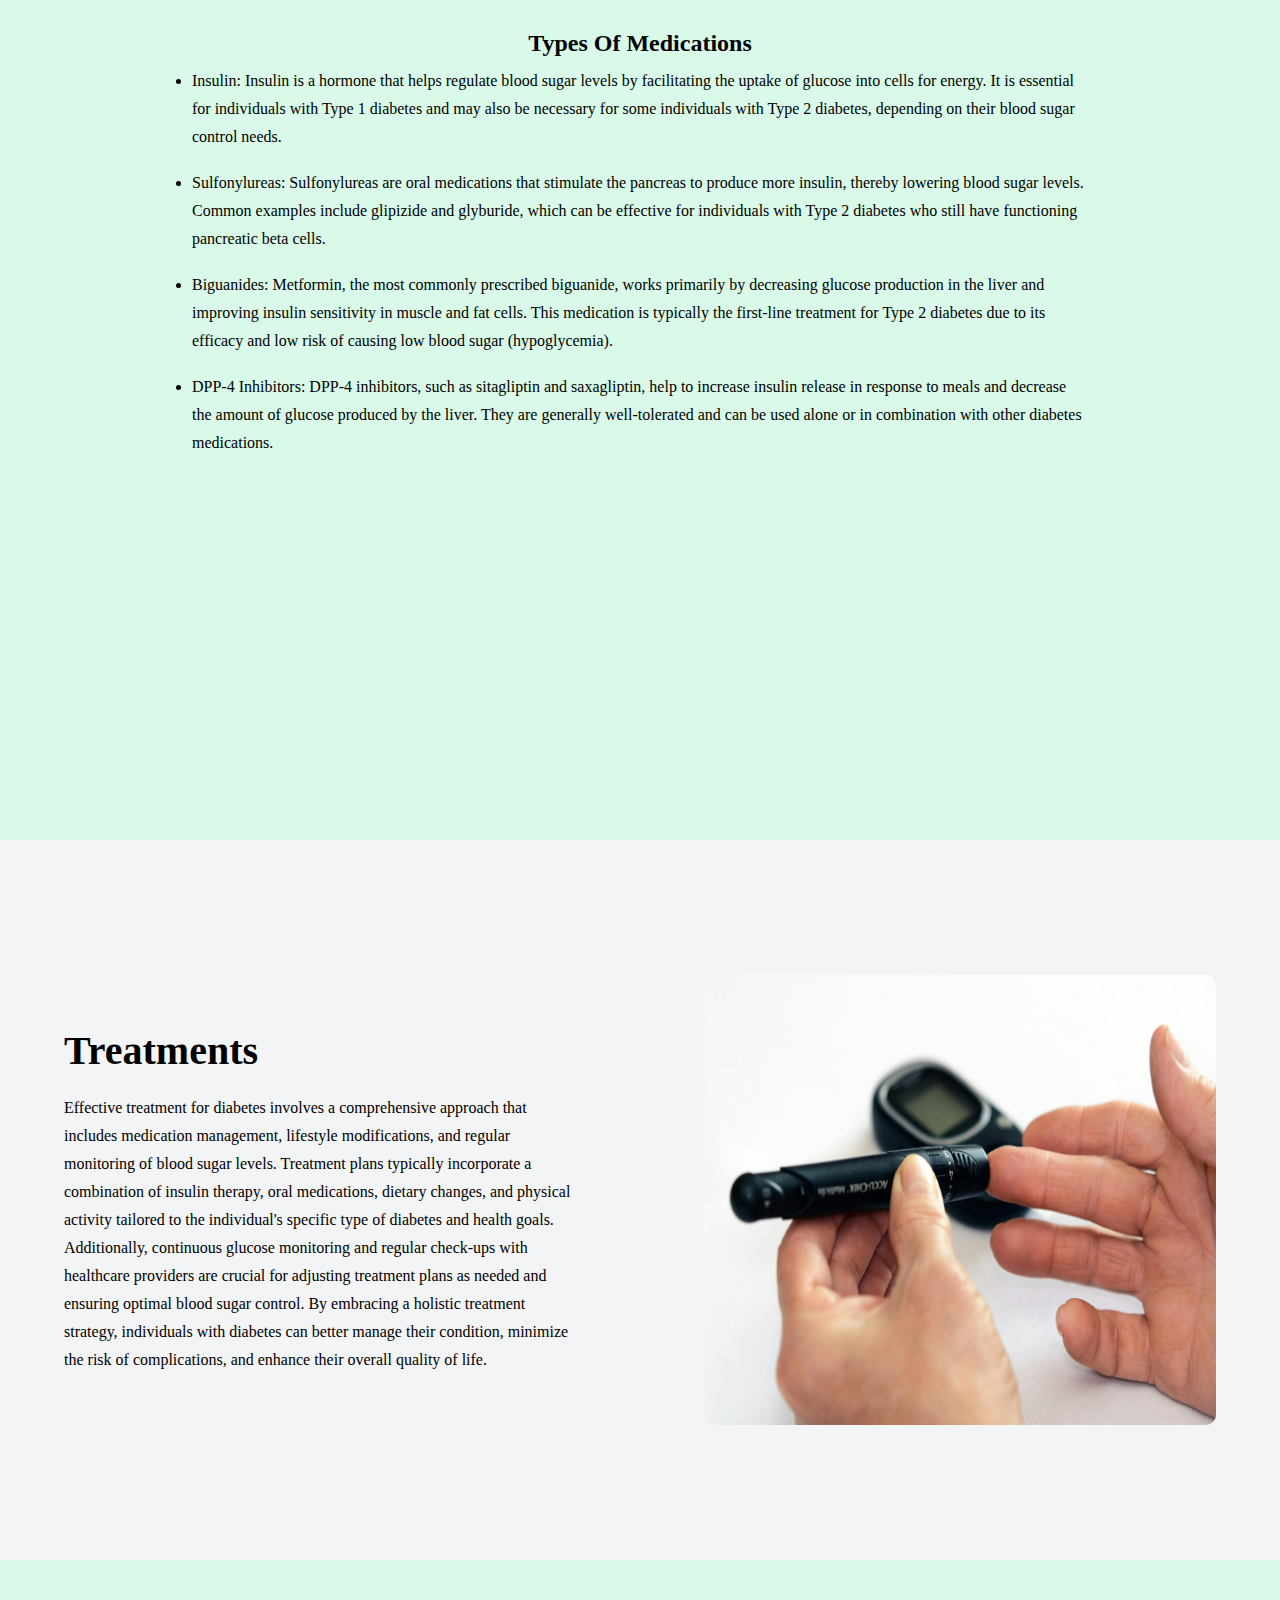
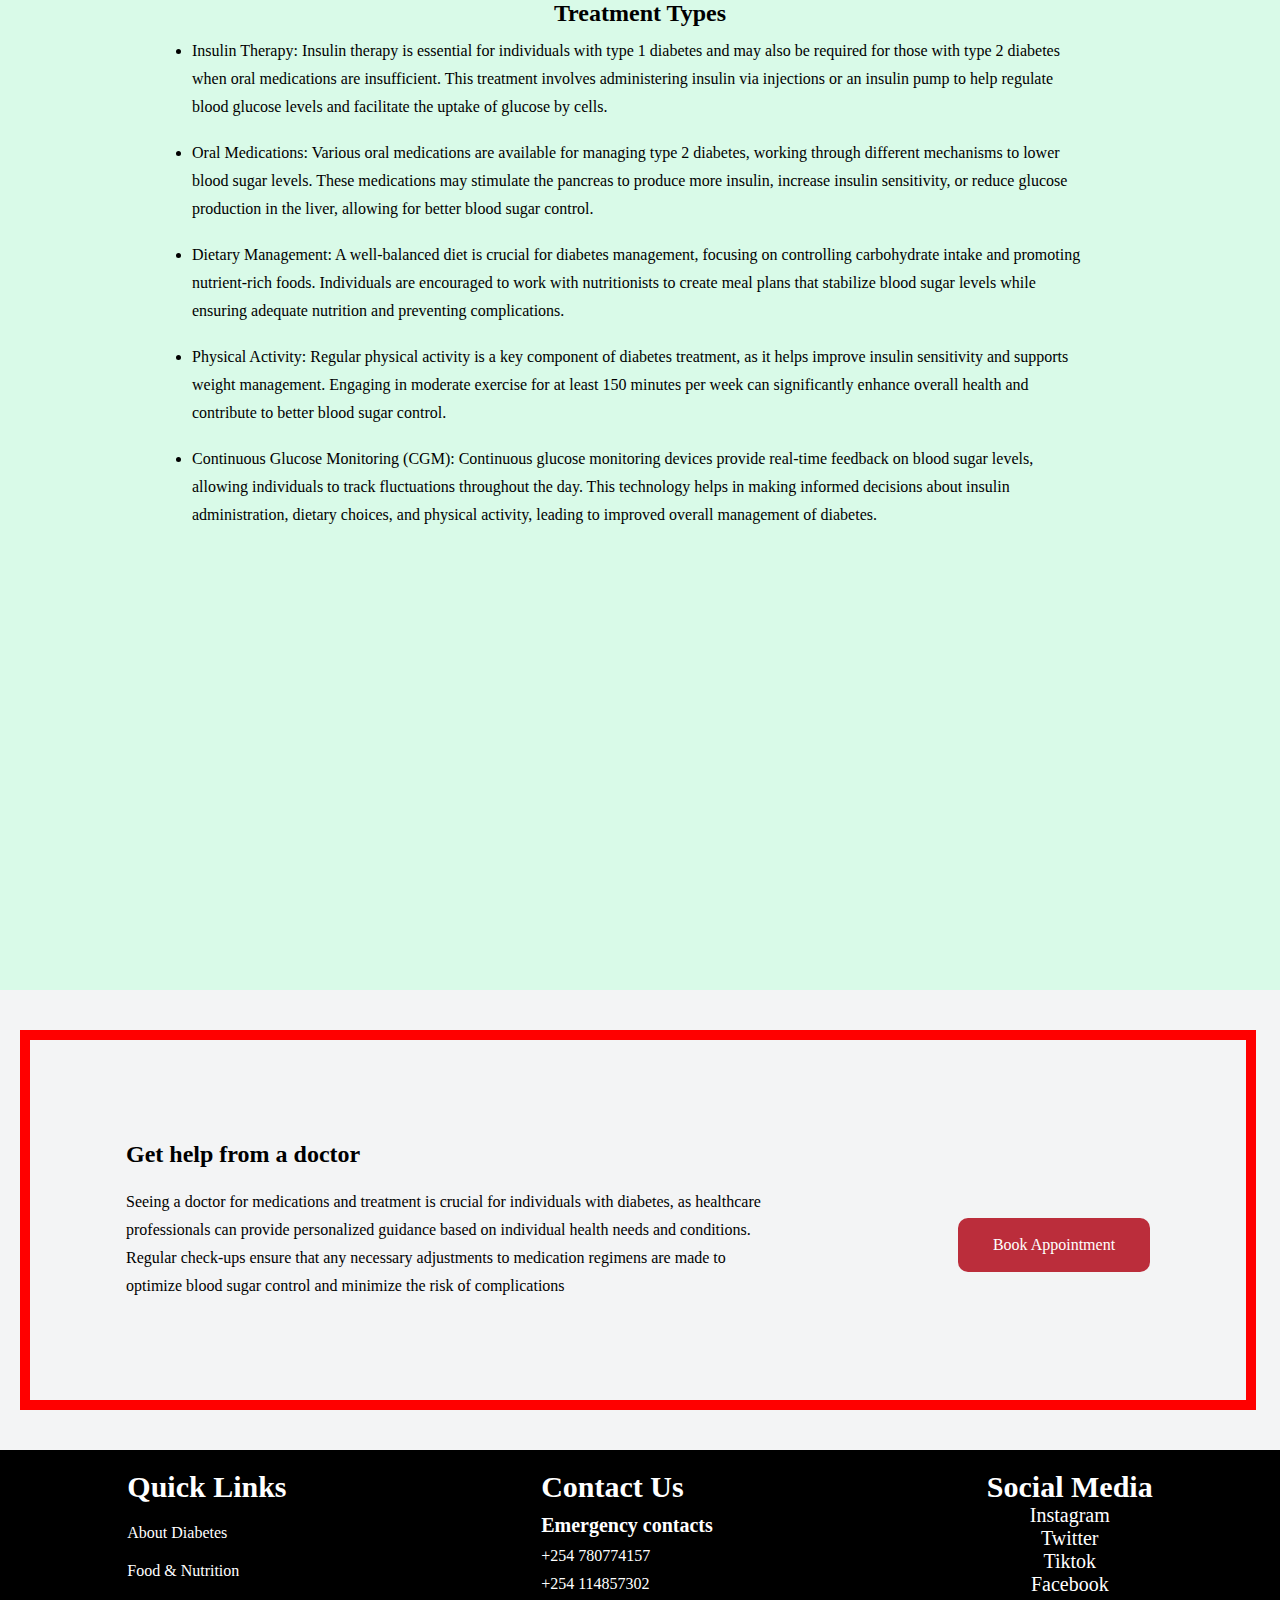
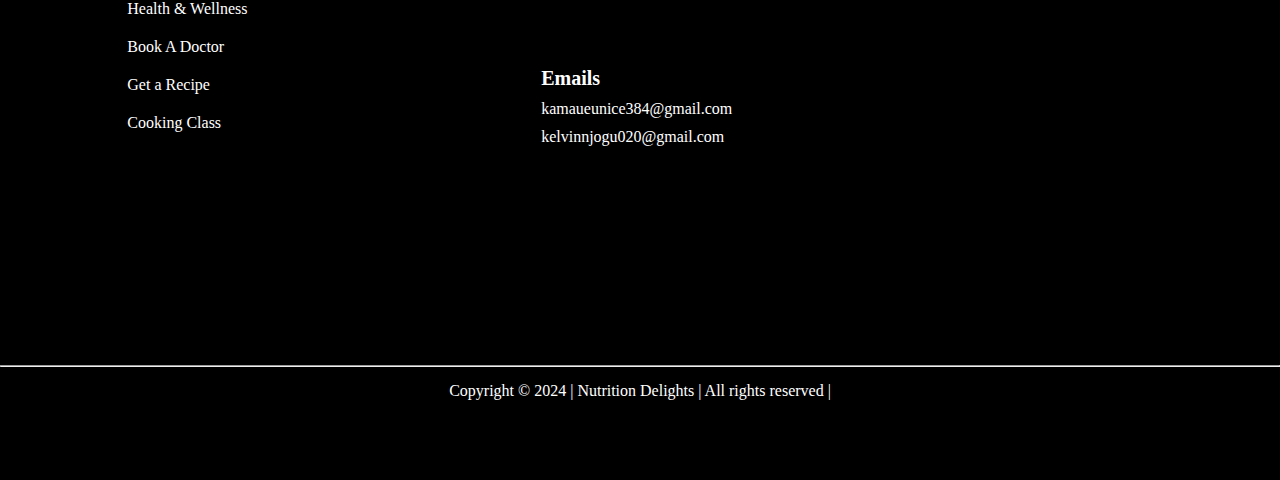
<file: health&welnness.html>
<!DOCTYPE html>
<html lang="en">
  <head>
    <meta charset="UTF-8" />
    <meta name="viewport" content="width=device-width, initial-scale=1.0" />
    <link
      href="https://cdn.jsdelivr.net/npm/bootstrap@5.0.2/dist/css/bootstrap.min.css"
      rel="stylesheet"
      integrity="sha384-EVSTQN3/azprG1Anm3QDgpJLIm9Nao0Yz1ztcQTwFspd3yD65VohhpuuCOmLASjC"
      crossorigin="anonymous"
    />
    <link rel="stylesheet" href="src/styles.css" />
    <title>Health & Wellness</title>
  </head>
  <body>
     <header>
      <nav>
        <div class="logo">
          <img src="images/logo-png.png" alt="logo" />
        </div>
        <div class="nav-links">
          <a href="index.html">Home | </a>
          <a href="about_diabeties.html">About Diabeties | </a>
          <a href="food&nutrition.html">Food & Nutrition | </a>
          <a href="health&welnness.html">Health & Wellness | </a>
          <a href="contact.html">Contact Us | </a>
          <a href="log-in.php">Login</a>
        </div>
      </nav>
    </header>
    <div class="hero-health">
      <div class="contents">
        <h1>HEALTH & WELLNESS</h1>
        <h2>Diabetes Diagnosis does not define your life</h2>
        <p>
          A diabetes diagnosis is a significant life event, but it does not
          limit the potential for a healthy and fulfilling life. With
          advancements in medical care, diabetes management has become more
          effective, allowing individuals to live with energy and resilience by
          making informed lifestyle choices. Embracing a balanced diet, regular
          exercise, and emotional support empowers people to manage their
          condition, maintain a high quality of life, and focus on their
          personal goals beyond the diagnosis.
        </p>
      </div>
      <img src="images/exercise.jpg" alt="exercise">
    </div>
    <main>
      <section class="wellness">
        <div class="fitness">
          <img src="images/yoga1.jpg" alt="yoga">
          <div class="contents">
            <h1>Fitness</h1>
            <p>
              Fitness plays a vital role in managing diabetes, as regular
              physical activity helps control blood glucose levels, improves
              insulin sensitivity, and reduces the risk of complications. For
              people with diabetes, a balanced fitness routine that includes
              aerobic exercises like walking, cycling, or swimming, combined
              with strength training, can greatly enhance overall health and
              energy levels. Exercise also supports mental well-being by
              reducing stress and improving mood, making it a valuable part of a
              holistic approach to diabetes management. By incorporating fitness
              into their lifestyle, people with diabetes can improve
              cardiovascular health, maintain a healthy weight, and increase
              their quality of life.
            </p>
          </div>
        </div>
        <div class="fitness-tips">
          <h1>Fitness Tips</h1>
          <ul>
            <li>
              Start Slowly and Gradually Increase Intensity: Begin with
              low-impact activities like walking or gentle stretching to build
              endurance, then gradually add more intensity as you feel
              comfortable.
            </li> <br>
            <li>
              Incorporate Both Aerobic and Strength Training: Combine aerobic
              exercises like brisk walking or swimming with strength training
              exercises to improve insulin sensitivity and support overall
              fitness.
            </li> <br>
            <li>
              Monitor Blood Sugar Levels: Check your blood sugar before, during,
              and after exercise to ensure it remains in a safe range, adjusting
              as necessary.
            </li> <br>
            <li>
              Stay Hydrated: Drink plenty of water before, during, and after
              workouts to prevent dehydration, which can affect blood glucose
              control.
            </li> <br>
            <li>
              Have a Snack on Hand: Keep a fast-acting carbohydrate snack
              available, such as fruit or glucose tablets, to treat any
              potential low blood sugar during exercise.
            </li>
          </ul>
        </div>
        <div class="exercise">
          <img src="images/yoga2.jpg" alt="exercise">
          <div class="contents">
            <h1>Exercises</h1>
            <p>
              Exercise is a powerful tool for managing diabetes, as it helps
              regulate blood sugar levels, improves insulin sensitivity, and
              enhances overall well-being. Aerobic activities, like walking,
              cycling, or swimming, support cardiovascular health and help the
              body use insulin more effectively, which is essential for blood
              sugar control. Resistance training, including weight lifting or
              bodyweight exercises, builds muscle mass, which can further
              improve glucose metabolism. Flexibility and balance exercises,
              such as yoga or stretching, reduce stress, improve joint mobility,
              and help prevent injuries. Regular physical activity, when
              combined with a balanced diet and proper medication, provides
              people with diabetes a comprehensive approach to achieving optimal
              health and wellness.
            </p>
          </div>
        </div>
        <div class="exercise-tips">
          <h1>Excercise Tips</h1>
          <ul>
            <li>
              Warm Up and Cool Down: Begin each workout with a warm-up and end
              with a cool-down to prevent injuries and help stabilize blood
              glucose levels.
            </li> <br>
            <li>
              Set Realistic Goals: Start with small, achievable goals and
              gradually increase your exercise duration and intensity to build
              endurance safely.
            </li> <br>
            <li>
              Focus on Cardio Exercises: Engage in cardio activities like
              walking or swimming to improve insulin sensitivity and
              cardiovascular health.
            </li> <br>
            <li>
              Incorporate Interval Training: Add intervals of high-intensity
              exercise with recovery periods to boost blood sugar control, but
              consult your doctor first.
            </li> <br>
            <li>
              Wear Proper Footwear: Choose well-fitting, supportive shoes to
              protect your feet from injuries and inspect them regularly.
            </li>
          </ul>
        </div>
        <div class="mental-health">
          <img src="images/mediation.jpg" alt="mental-health" />
          <div class="contents">
            <h1>Mental Health and Diabetes</h1>
            <p>
              Mental health plays a crucial role in the management of diabetes,
              as the emotional and psychological challenges associated with the
              condition can significantly impact both physical health and daily
              living. Individuals with diabetes often experience feelings of
              stress, anxiety, or depression, which can arise from the burden of
              constant self-monitoring, dietary restrictions, and the fear of
              complications. These mental health challenges can lead to poor
              self-care behaviors, such as neglecting blood sugar monitoring or
              unhealthy eating patterns, ultimately exacerbating the condition.
            </p>
          </div>
        </div>
        <div class="strategies">
          <h1>Coping Strategies</h1>
          <ul>
            <li>
              Regular Physical Activity: Engaging in regular exercise can
              significantly improve mood and reduce stress levels, as physical
              activity releases endorphins and provides a sense of
              accomplishment, helping to alleviate anxiety and depression.
            </li> <br>
            <li>
              Mindfulness and Meditation: Practicing mindfulness or meditation
              encourages individuals to focus on the present moment, which can
              help reduce overwhelming thoughts and promote relaxation,
              ultimately leading to better emotional regulation and stress
              management.
            </li> <br>
            <li>
              Healthy Eating Habits: Maintaining a balanced diet not only
              supports physical health but also positively influences mental
              well-being; consuming nutrient-rich foods can stabilize blood
              sugar levels, which is crucial for mood stability and overall
              mental health.
            </li> <br>
            <li>
              Social Support Networks: Building and nurturing a strong support
              system of friends, family, or support groups provides emotional
              comfort and understanding, allowing individuals to share their
              experiences and challenges, which can help reduce feelings of
              isolation.
            </li> <br>
            <li>
              Social Support Networks: Building and nurturing a strong support
              system of friends, family, or support groups provides emotional
              comfort and understanding, allowing individuals to share their
              experiences and challenges, which can help reduce feelings of
              isolation.
            </li>
          </ul>
        </div>
        <div class="appointment">
          <div class="contents">
          <h2>Get help from a professsional</h2>
          <p>
            When managing diabetes, prioritizing mental health is essential, as
            emotional challenges can directly impact physical health and overall
            well-being. A therapist can provide valuable support and coping
            strategies tailored to the unique stressors faced by individuals
            with diabetes, helping to address issues like anxiety, depression,
            or burnout.
          </p>
          </div>
          <div class="btn-therapist">
            <a href="book-therapist.php">Book Appointment</a>
          </div>
        </div>
      </section>
      <section class="health">
        <div class="medications">
          <img src="images/test7.jpg" alt="medications" />
          <div class="contents">
            <h1>Medications</h1>
            <p>
              Medication plays a vital role in managing diabetes, helping to
              control blood sugar levels and prevent complications associated
              with the condition. There are various types of medications
              available, including insulin and oral hypoglycemic agents, which
              work in different ways to either increase insulin production,
              improve insulin sensitivity, or reduce glucose production in the
              liver. It's essential for individuals with diabetes to work
              closely with their healthcare providers to determine the most
              appropriate medication regimen based on their specific needs,
              lifestyle, and the type of diabetes they have, as proper
              medication management can significantly enhance overall health,
              reduce the risk of complications, and improve quality of life.
            </p>
          </div>
        </div>
        <div class="medications-types">
          <h2>Types Of Medications</h2>
          <ul>
            <li>
              Insulin: Insulin is a hormone that helps regulate blood sugar
              levels by facilitating the uptake of glucose into cells for
              energy. It is essential for individuals with Type 1 diabetes and
              may also be necessary for some individuals with Type 2 diabetes,
              depending on their blood sugar control needs.
            </li> <br>
            <li>
              Sulfonylureas: Sulfonylureas are oral medications that stimulate
              the pancreas to produce more insulin, thereby lowering blood sugar
              levels. Common examples include glipizide and glyburide, which can
              be effective for individuals with Type 2 diabetes who still have
              functioning pancreatic beta cells.
            </li> <br>
            <li>
              Biguanides: Metformin, the most commonly prescribed biguanide,
              works primarily by decreasing glucose production in the liver and
              improving insulin sensitivity in muscle and fat cells. This
              medication is typically the first-line treatment for Type 2
              diabetes due to its efficacy and low risk of causing low blood
              sugar (hypoglycemia).
            </li> <br>
            <li>
              DPP-4 Inhibitors: DPP-4 inhibitors, such as sitagliptin and
              saxagliptin, help to increase insulin release in response to meals
              and decrease the amount of glucose produced by the liver. They are
              generally well-tolerated and can be used alone or in combination
              with other diabetes medications.
            </li>
          </ul>
        </div>
        <div class="treatments">
          <div class="contents">
          <h1>Treatments</h1>
          <p>
            Effective treatment for diabetes involves a comprehensive approach
            that includes medication management, lifestyle modifications, and
            regular monitoring of blood sugar levels. Treatment plans typically
            incorporate a combination of insulin therapy, oral medications,
            dietary changes, and physical activity tailored to the individual's
            specific type of diabetes and health goals. Additionally, continuous
            glucose monitoring and regular check-ups with healthcare providers
            are crucial for adjusting treatment plans as needed and ensuring
            optimal blood sugar control. By embracing a holistic treatment
            strategy, individuals with diabetes can better manage their
            condition, minimize the risk of complications, and enhance their
            overall quality of life.
          </p>
          </div>
          <img src="images/test4.jpg" alt="treatment">
        </div>
        <div class="treatments-types">
          <h2>Treatment Types</h2>
          <ul>
            <li>
              Insulin Therapy: Insulin therapy is essential for individuals with
              type 1 diabetes and may also be required for those with type 2
              diabetes when oral medications are insufficient. This treatment
              involves administering insulin via injections or an insulin pump
              to help regulate blood glucose levels and facilitate the uptake of
              glucose by cells.
            </li> <br>
            <li>
              Oral Medications: Various oral medications are available for
              managing type 2 diabetes, working through different mechanisms to
              lower blood sugar levels. These medications may stimulate the
              pancreas to produce more insulin, increase insulin sensitivity, or
              reduce glucose production in the liver, allowing for better blood
              sugar control.
            </li> <br>
            <li>
              Dietary Management: A well-balanced diet is crucial for diabetes
              management, focusing on controlling carbohydrate intake and
              promoting nutrient-rich foods. Individuals are encouraged to work
              with nutritionists to create meal plans that stabilize blood sugar
              levels while ensuring adequate nutrition and preventing
              complications.
            </li> <br>
            <li>
              Physical Activity: Regular physical activity is a key component of
              diabetes treatment, as it helps improve insulin sensitivity and
              supports weight management. Engaging in moderate exercise for at
              least 150 minutes per week can significantly enhance overall
              health and contribute to better blood sugar control.
            </li> <br>
            <li>
              Continuous Glucose Monitoring (CGM): Continuous glucose monitoring
              devices provide real-time feedback on blood sugar levels, allowing
              individuals to track fluctuations throughout the day. This
              technology helps in making informed decisions about insulin
              administration, dietary choices, and physical activity, leading to
              improved overall management of diabetes.
            </li>
          </ul>
        </div>
        <div class="doctor">
          <div class="contents">
          <h2>Get help from a doctor</h2>
          <p>
            Seeing a doctor for medications and treatment is crucial for
            individuals with diabetes, as healthcare professionals can provide
            personalized guidance based on individual health needs and
            conditions. Regular check-ups ensure that any necessary adjustments
            to medication regimens are made to optimize blood sugar control and
            minimize the risk of complications
          </p>
          </div>
          <div class="btn-doctor">
            <a href="book-doctor.php">Book Appointment</a>
          </div>
        </div>
      </section>
    </main>
     <footer>
      <div class="container">
        <div class="quick-links">
          <h1>Quick Links</h1>
          <div class="links">
            <a href="about_diabeties.html">About Diabetes</a>
            <a href="food&nutrition.html">Food & Nutrition</a>
            <a href="health&welnness.html">Health & Wellness</a>
            <a href="book-doctor.php">Book A Doctor</a>
            <a href="recipe.html">Get a Recipe</a>
            <a href="cooking.html">Cooking Class</a>
          </div>
        </div>
        <div class="contact-us">
          <h1>Contact Us</h1>
          <div class="reach">
          <div class="phone">
            <h2>Emergency contacts</h2>
            <ul>
              <li>+254 780774157</li>
              <li>+254 114857302</li>
            </ul>
          </div>
          <div class="emails">
            <h2>Emails</h2>
            <ul>
              <li>kamaueunice384@gmail.com</li>
              <li>kelvinnjogu020@gmail.com</li>
            </ul>
          </div>
        </div>
        </div>
        <div class="social-media">
          <h1>Social Media</h1>
          <div class="social-links">
        <div class="youtube">
          <h3>Instagram</h3>
          <a href="https://www.instagram.com/yunah_kui/"
            ><i class="fa-brands fa-instagram"></i
          ></a>
        </div>
        <div class="twitter">
          <h3>Twitter</h3>
          <a href="https://x.com/Yunah_kui"
            ><i class="fa-brands fa-x-twitter"></i
          ></a>
        </div>
        <div class="tiktok">
          <h3>Tiktok</h3>
          <a href="https://www.tiktok.com/@eunice_kui"
            ><i class="fa-brands fa-tiktok"></i
          ></a>
        </div>
        <div class="facebook">
          <h3>Facebook</h3>
          <a href="https://www.facebook.com/profile.php?id=100070669671782"
            ><i class="fa-brands fa-facebook"></i
          ></a>
        </div>
      </div>
        </div>
      </div>
      <hr />
      <p>Copyright © 2024 | Nutrition Delights | All rights reserved |</p>
    </footer>
  </body>
</html>
</file>
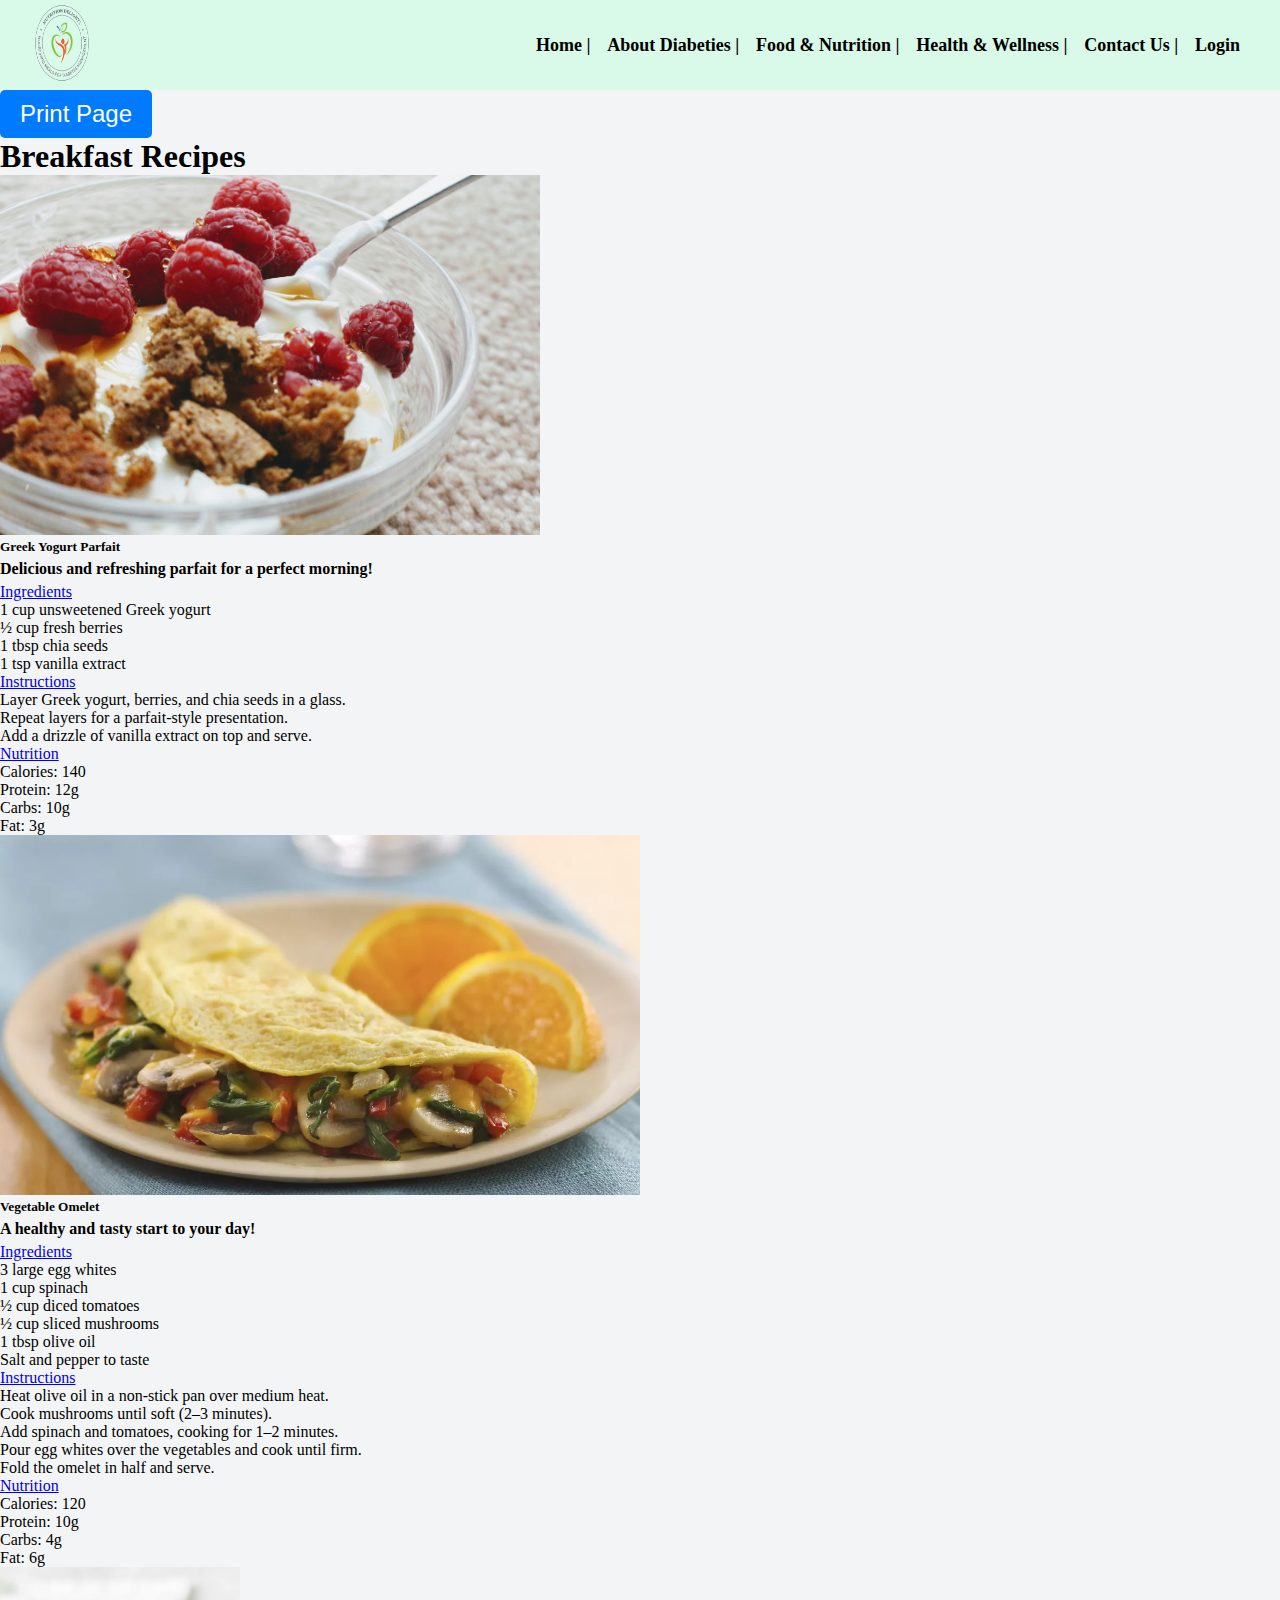
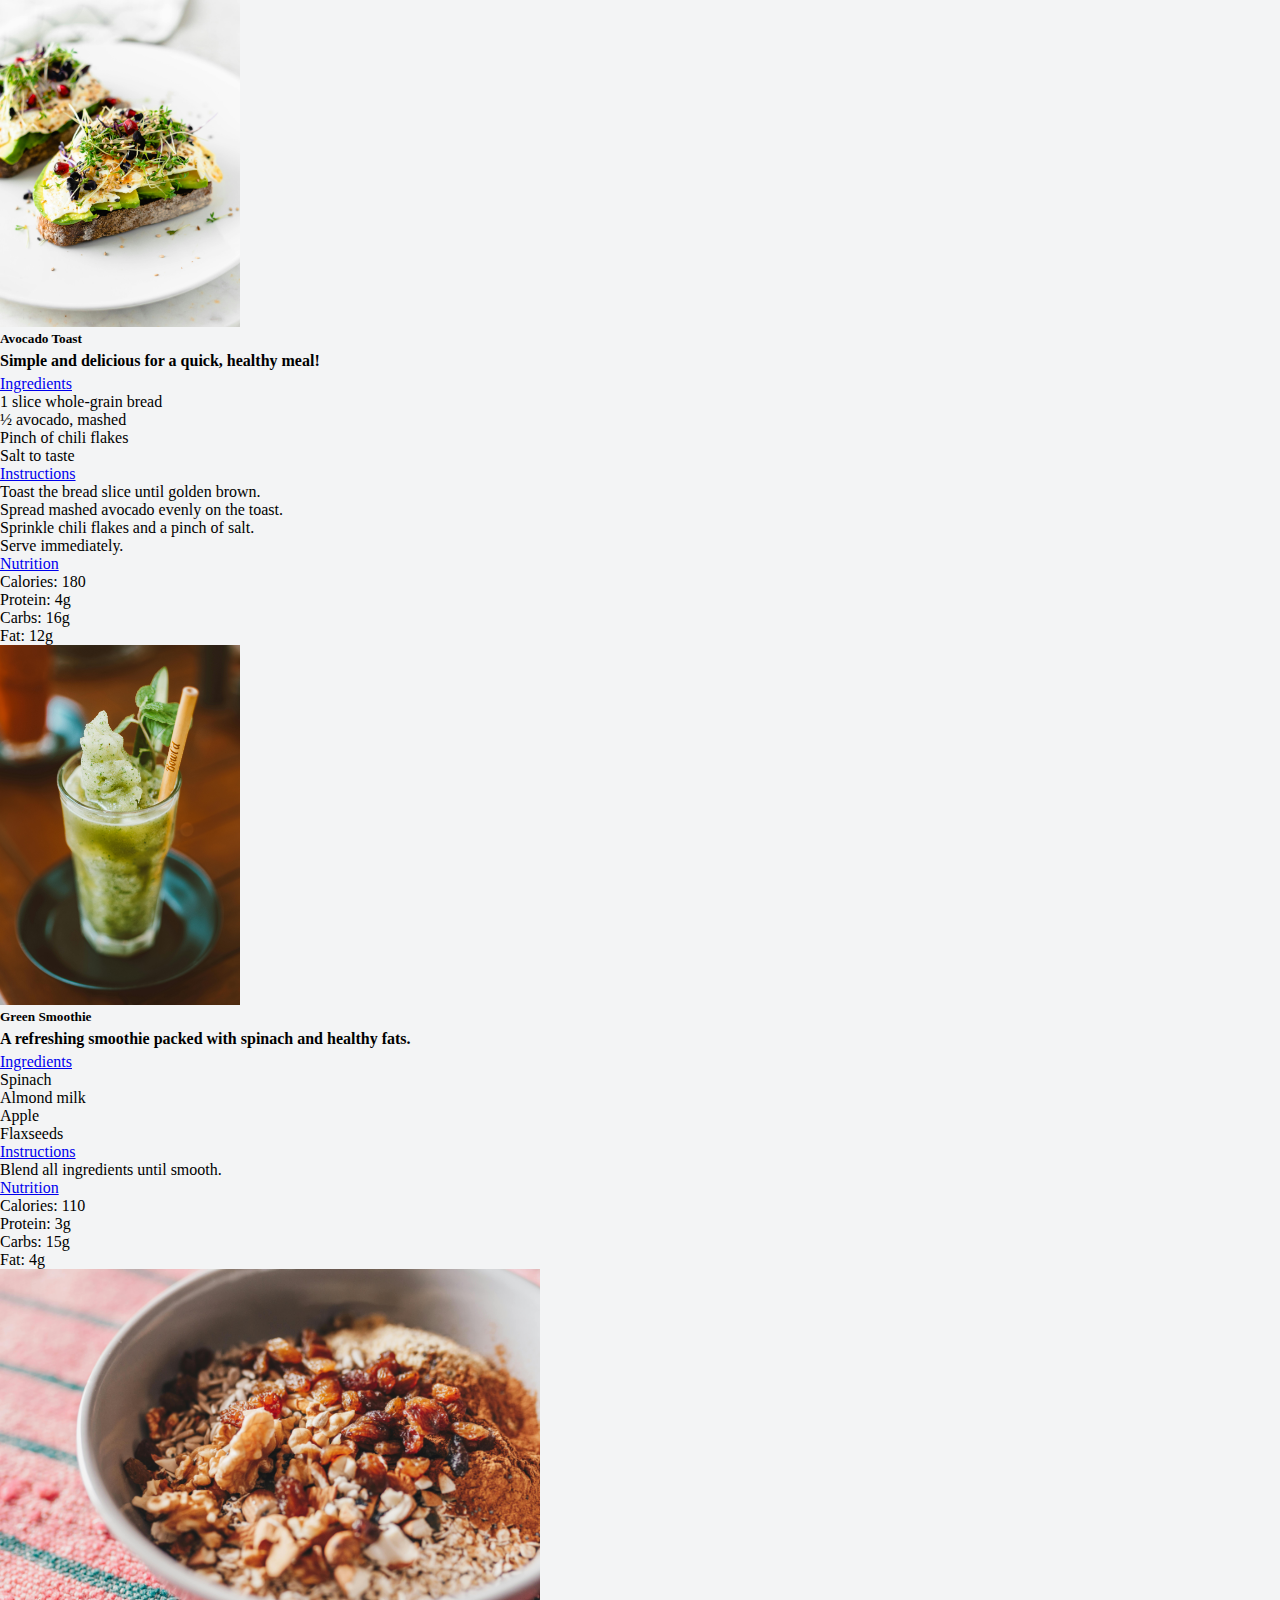
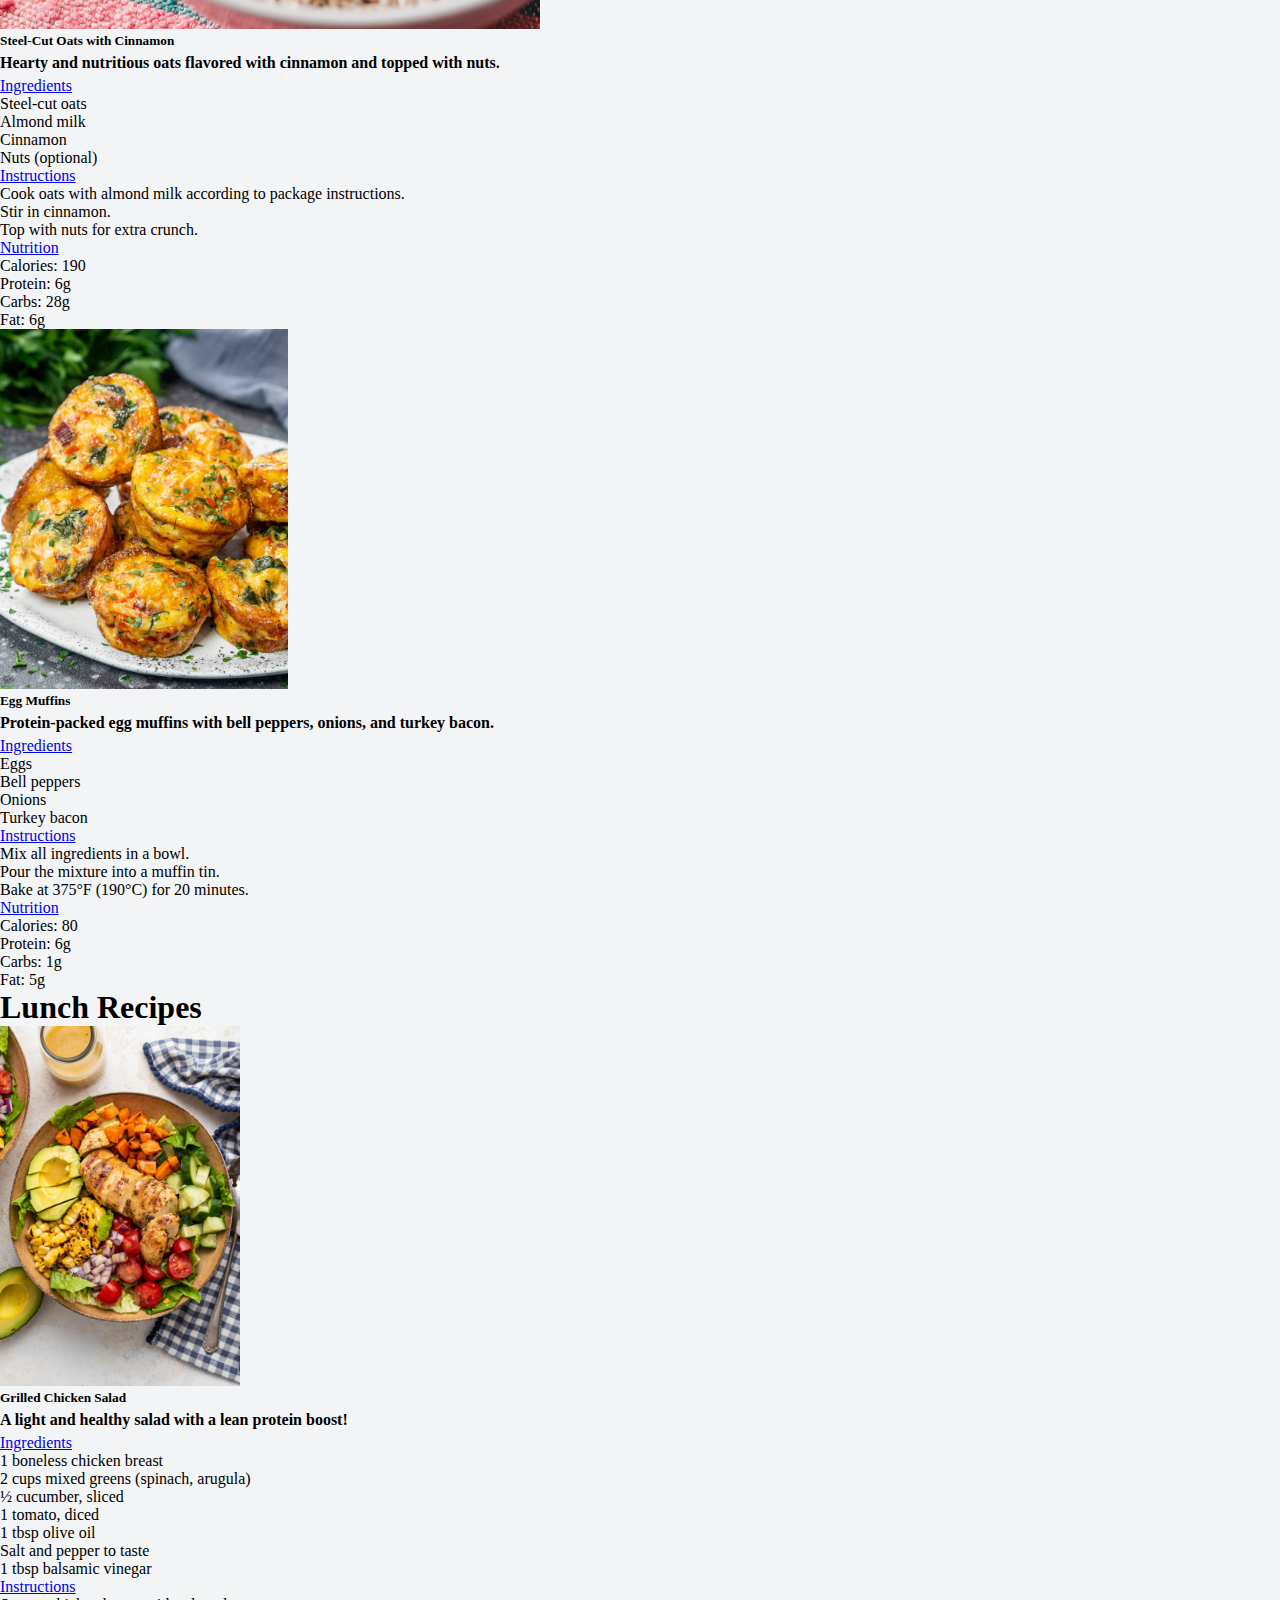
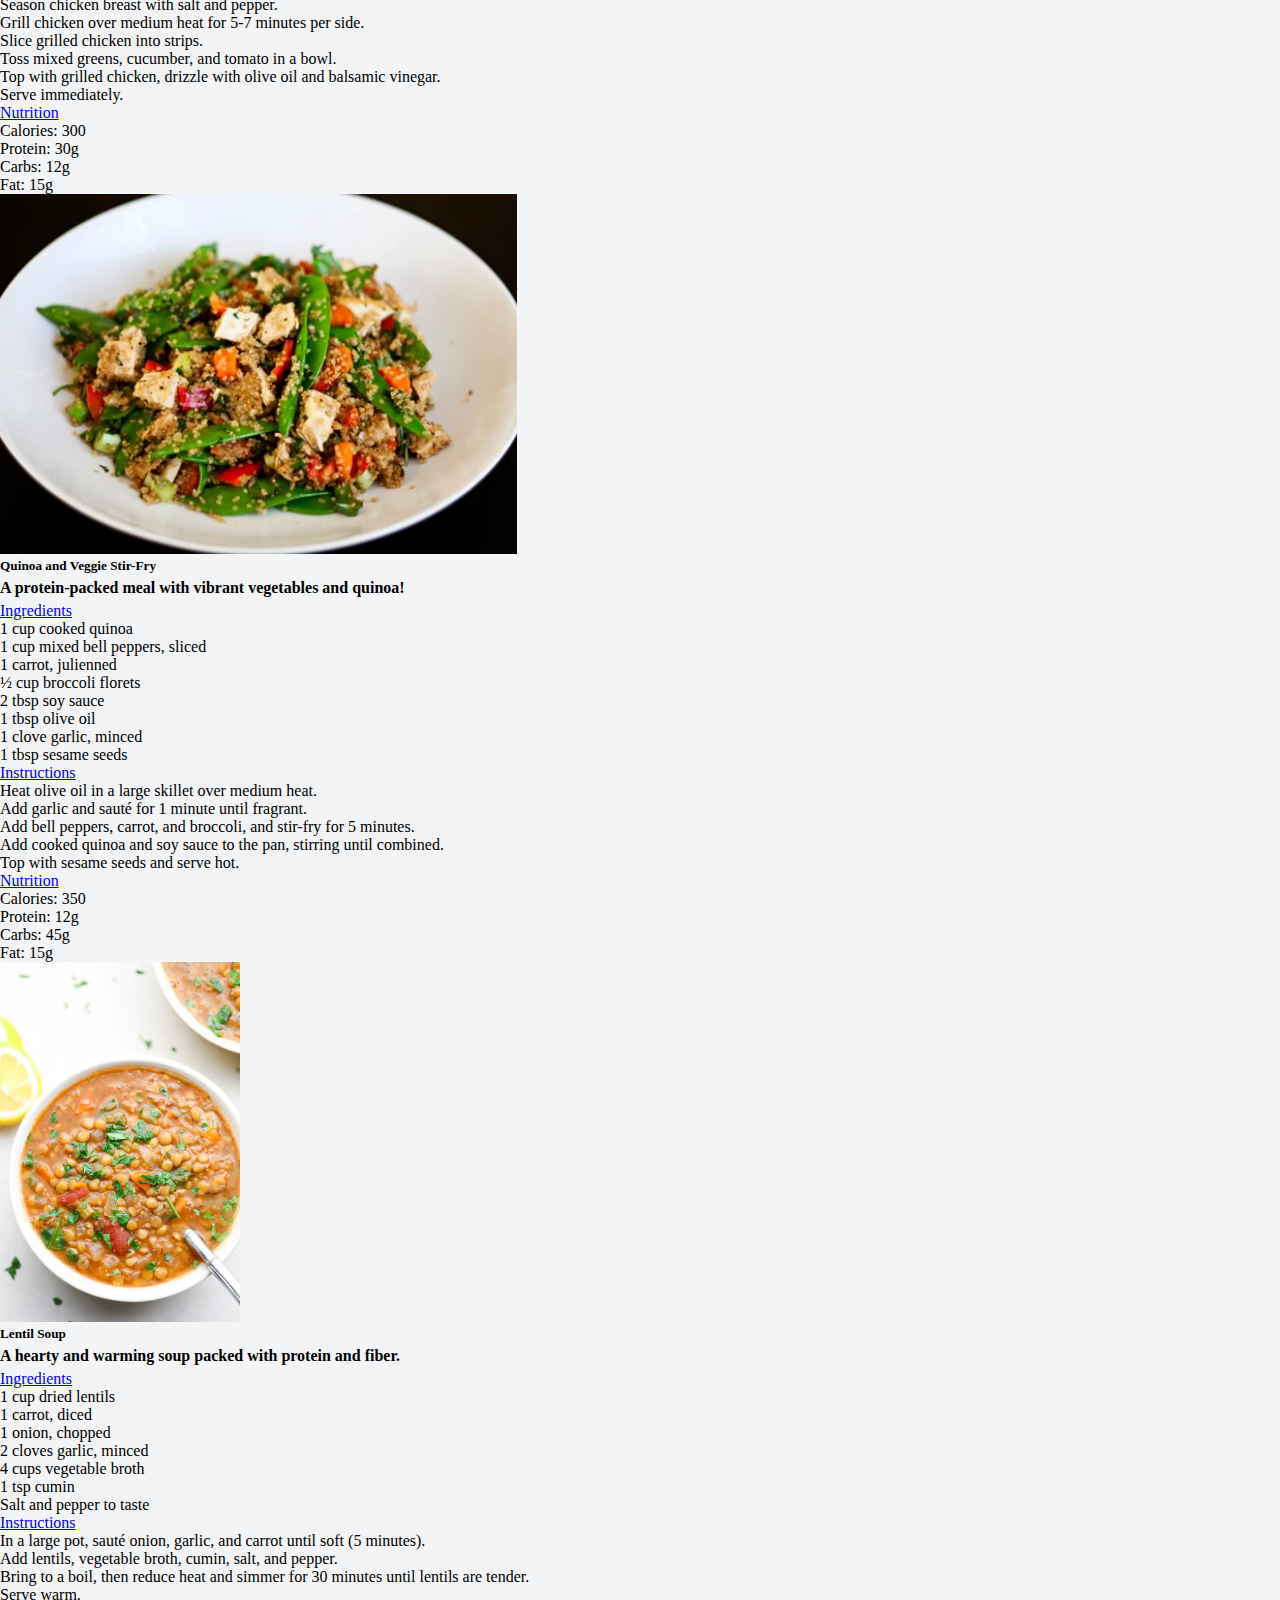
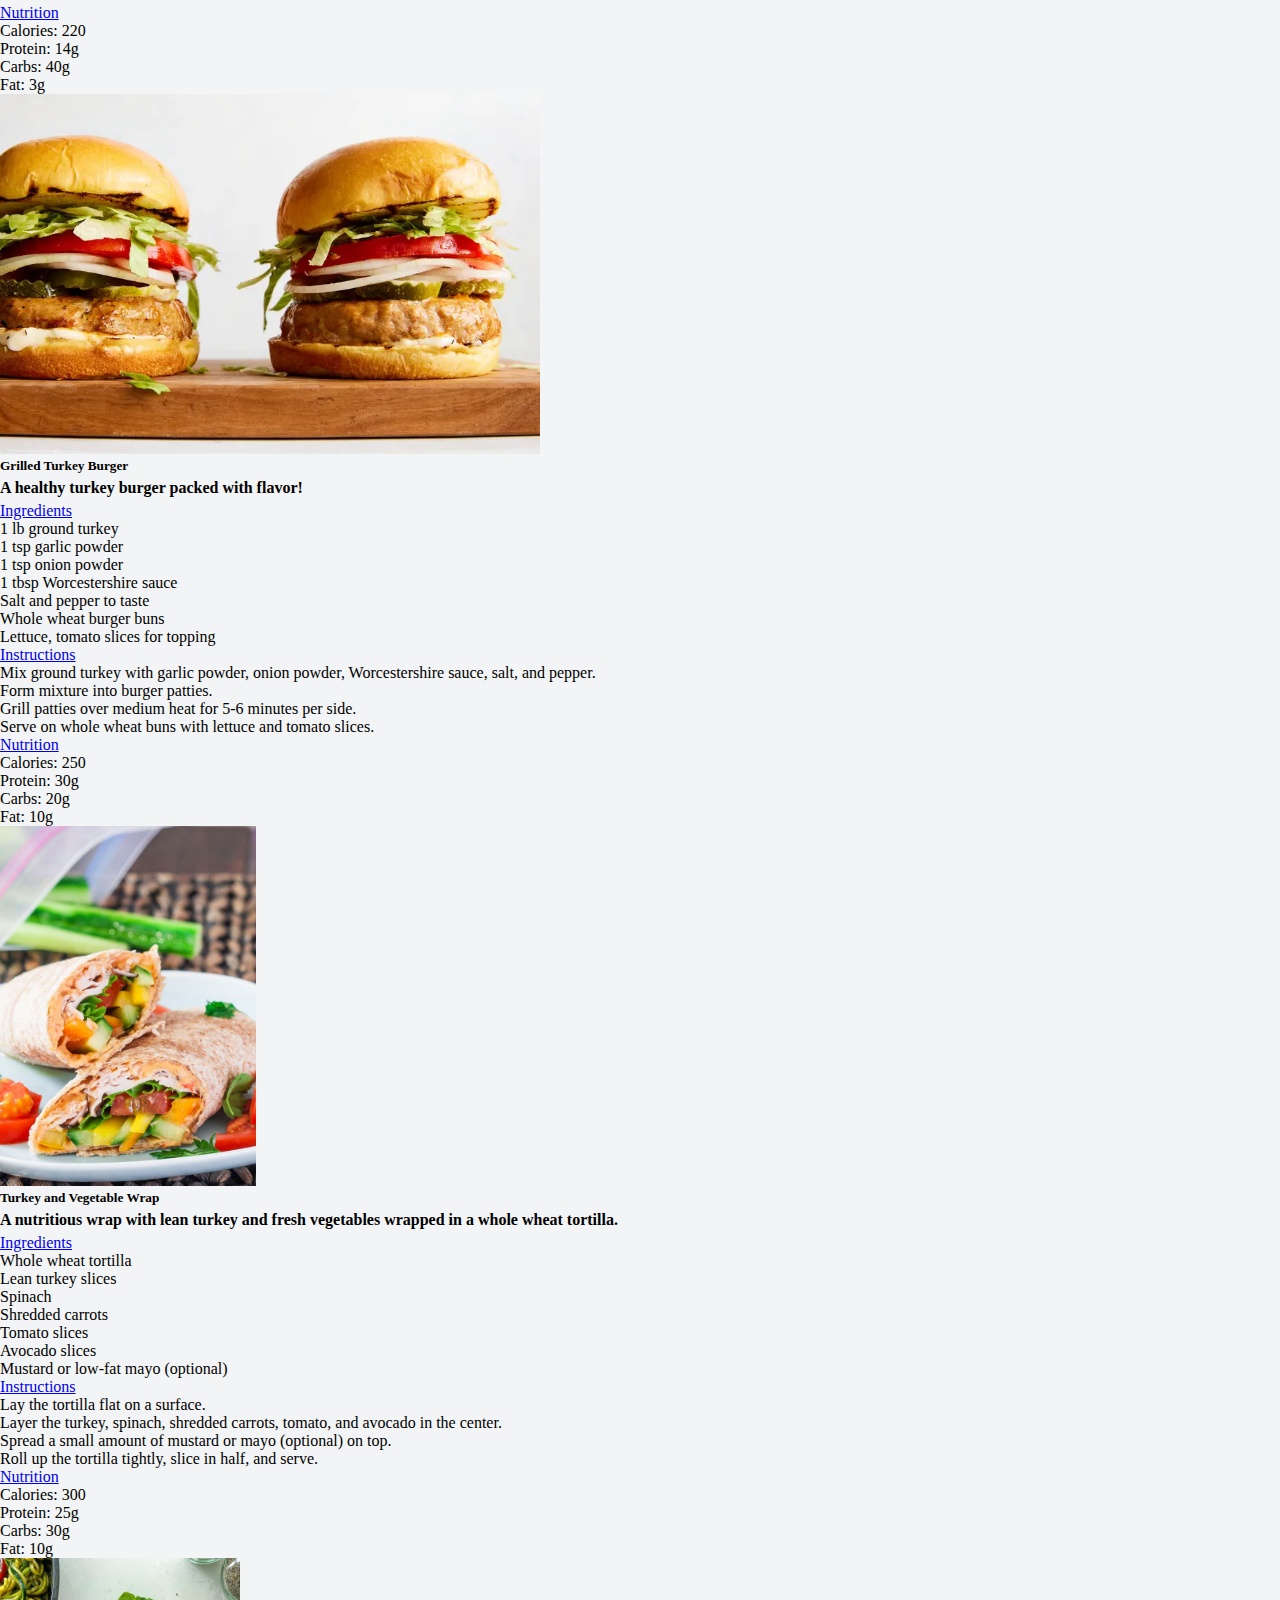
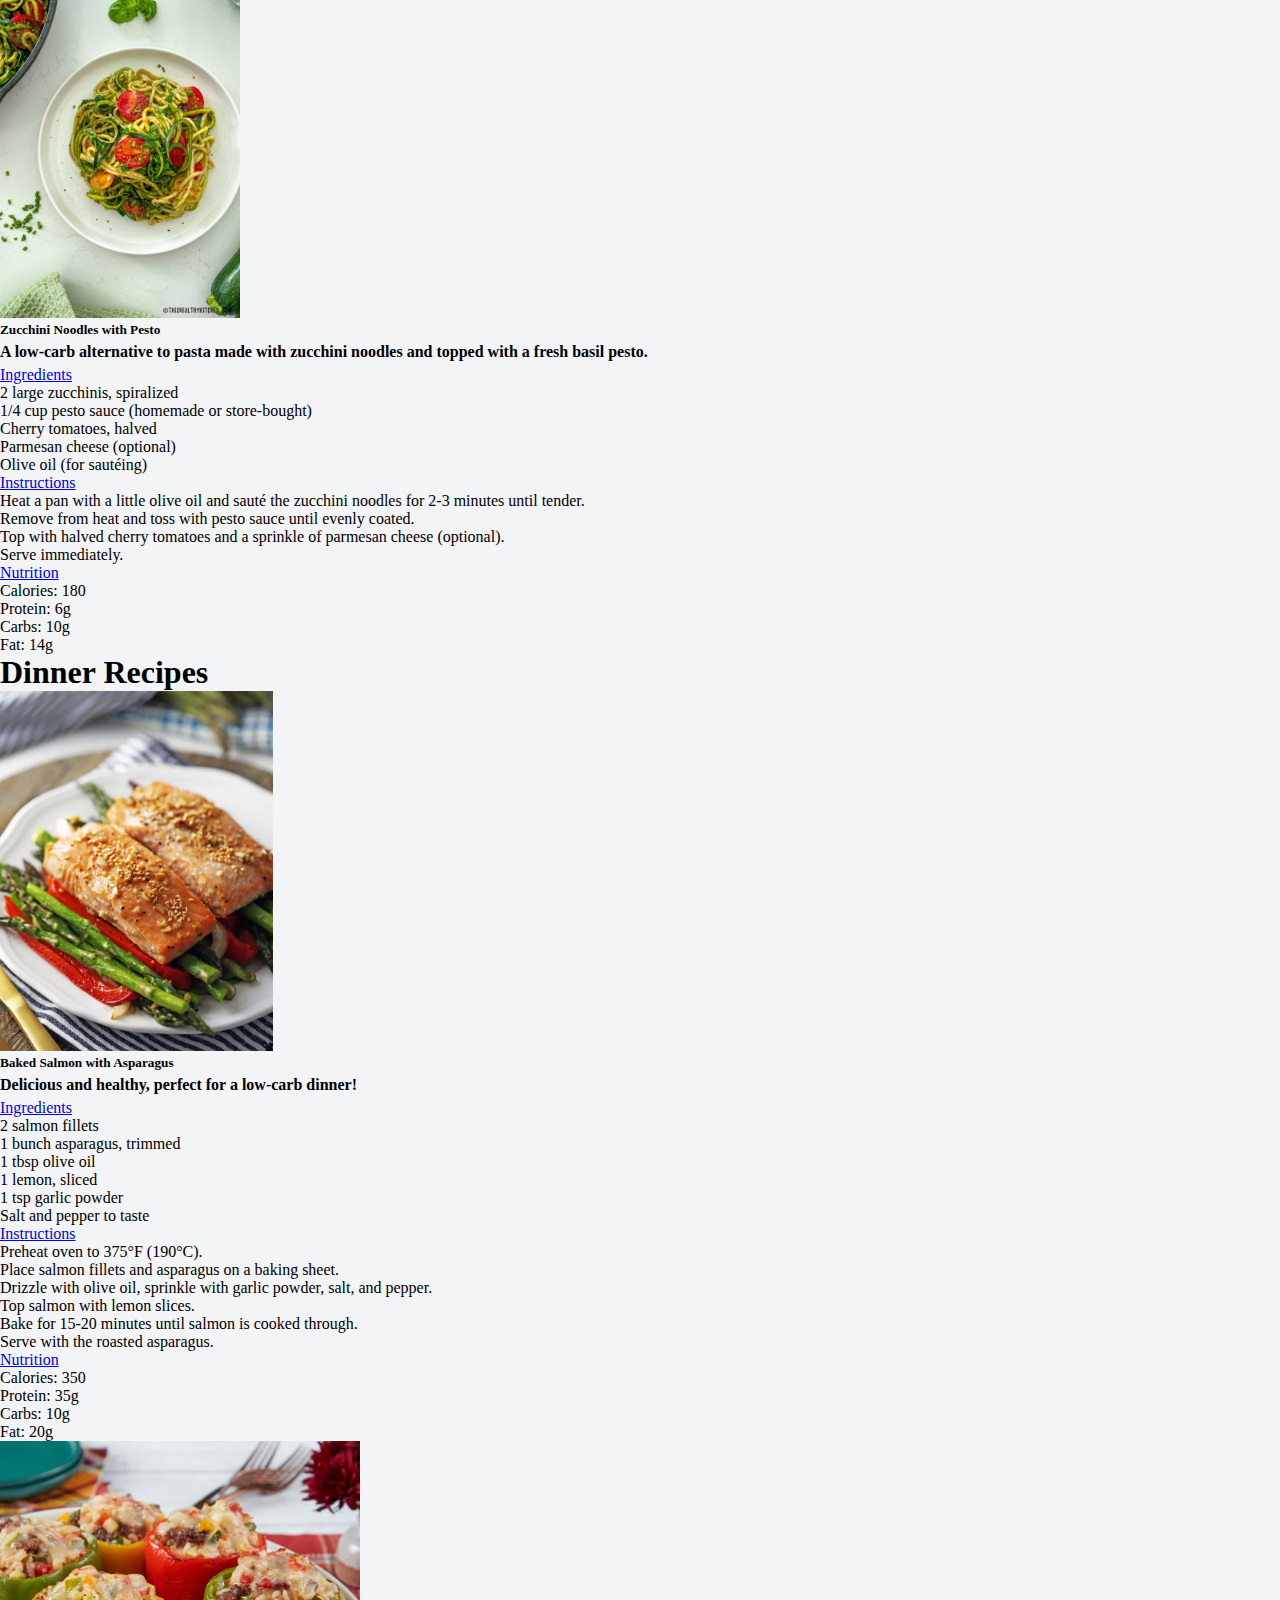
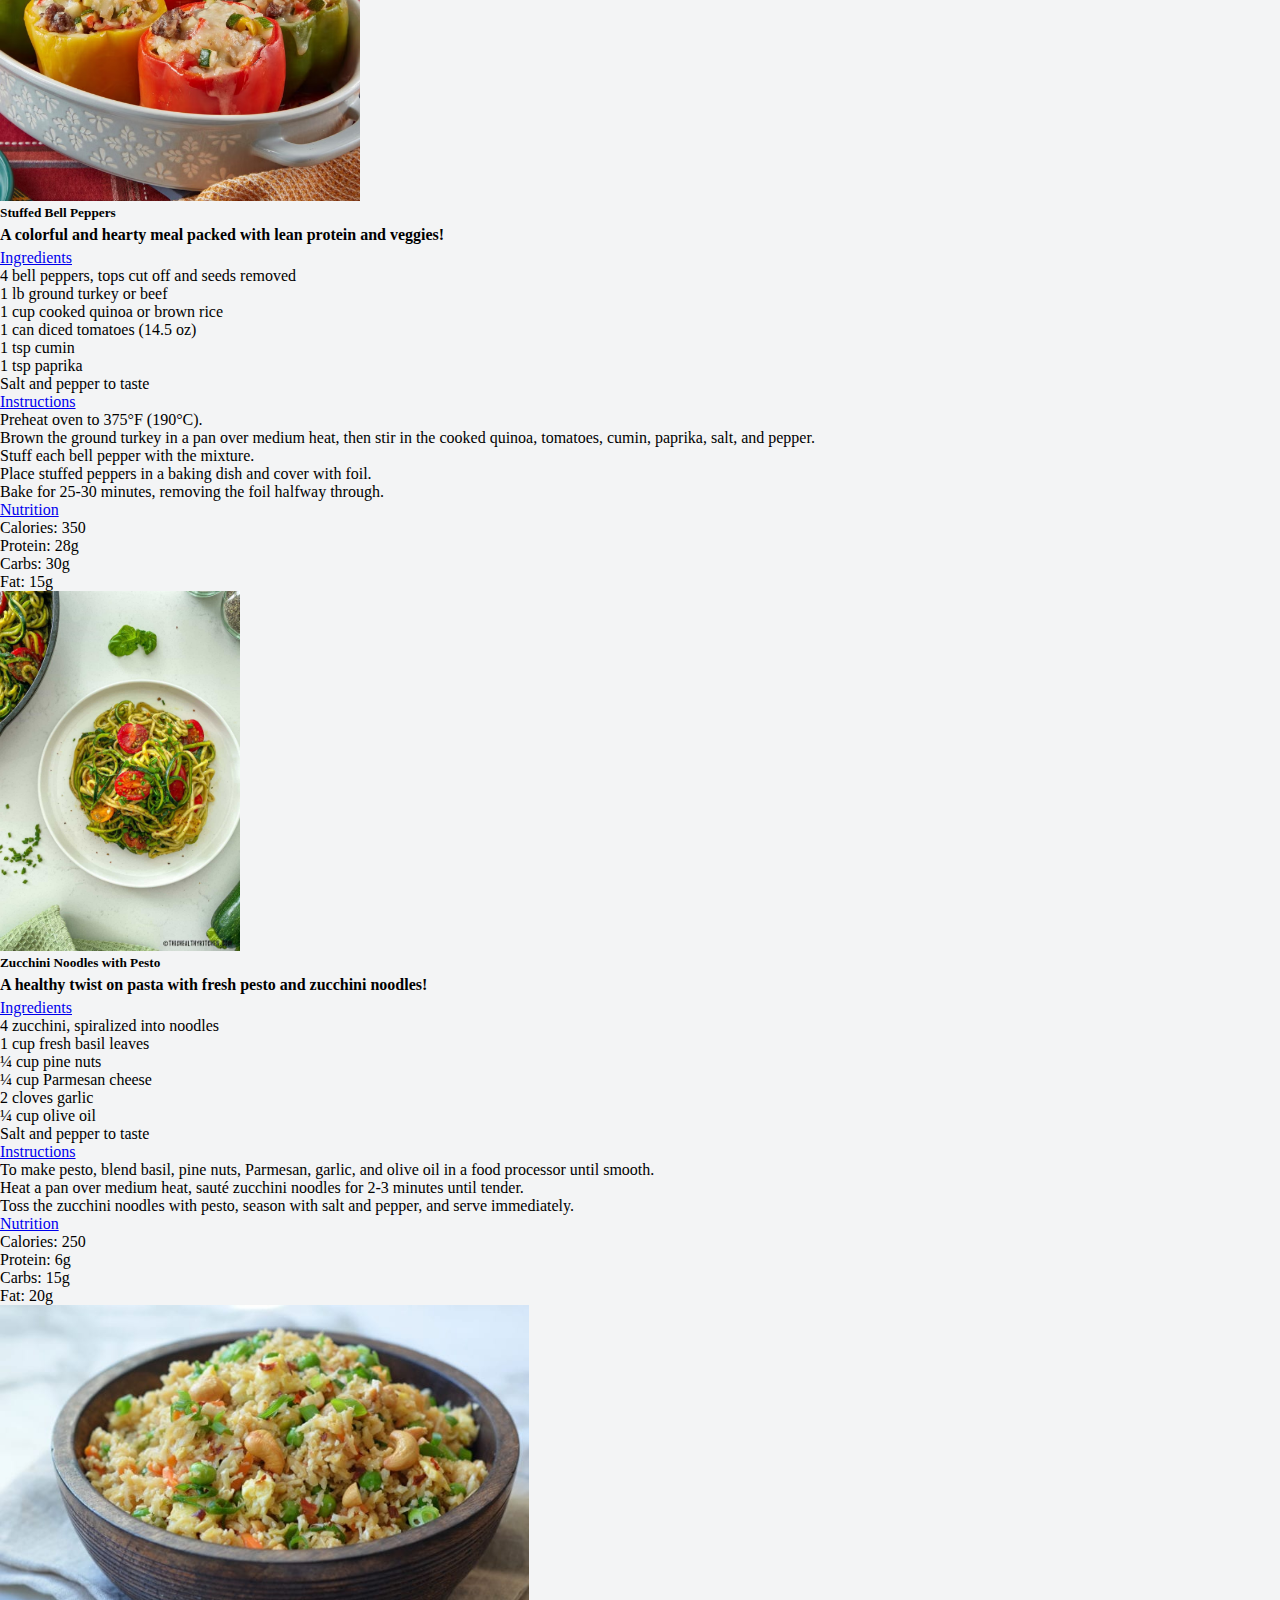
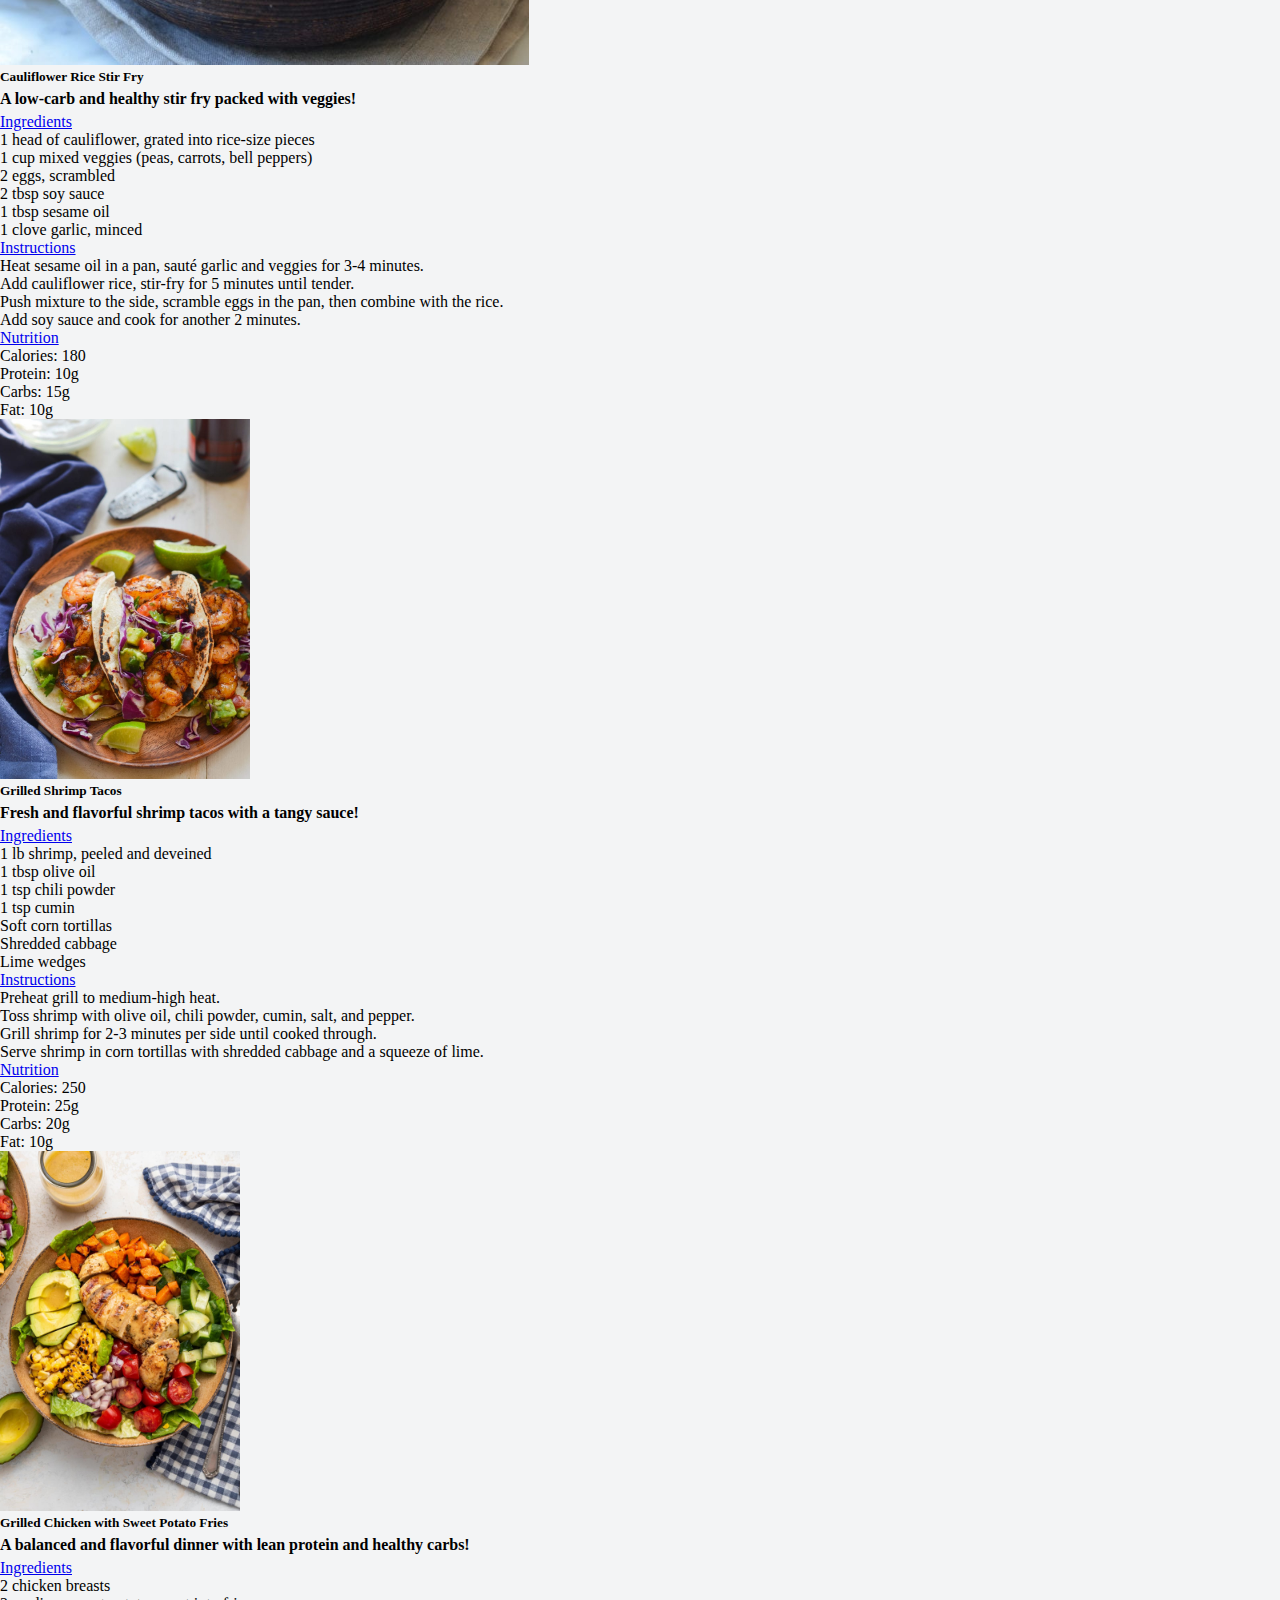
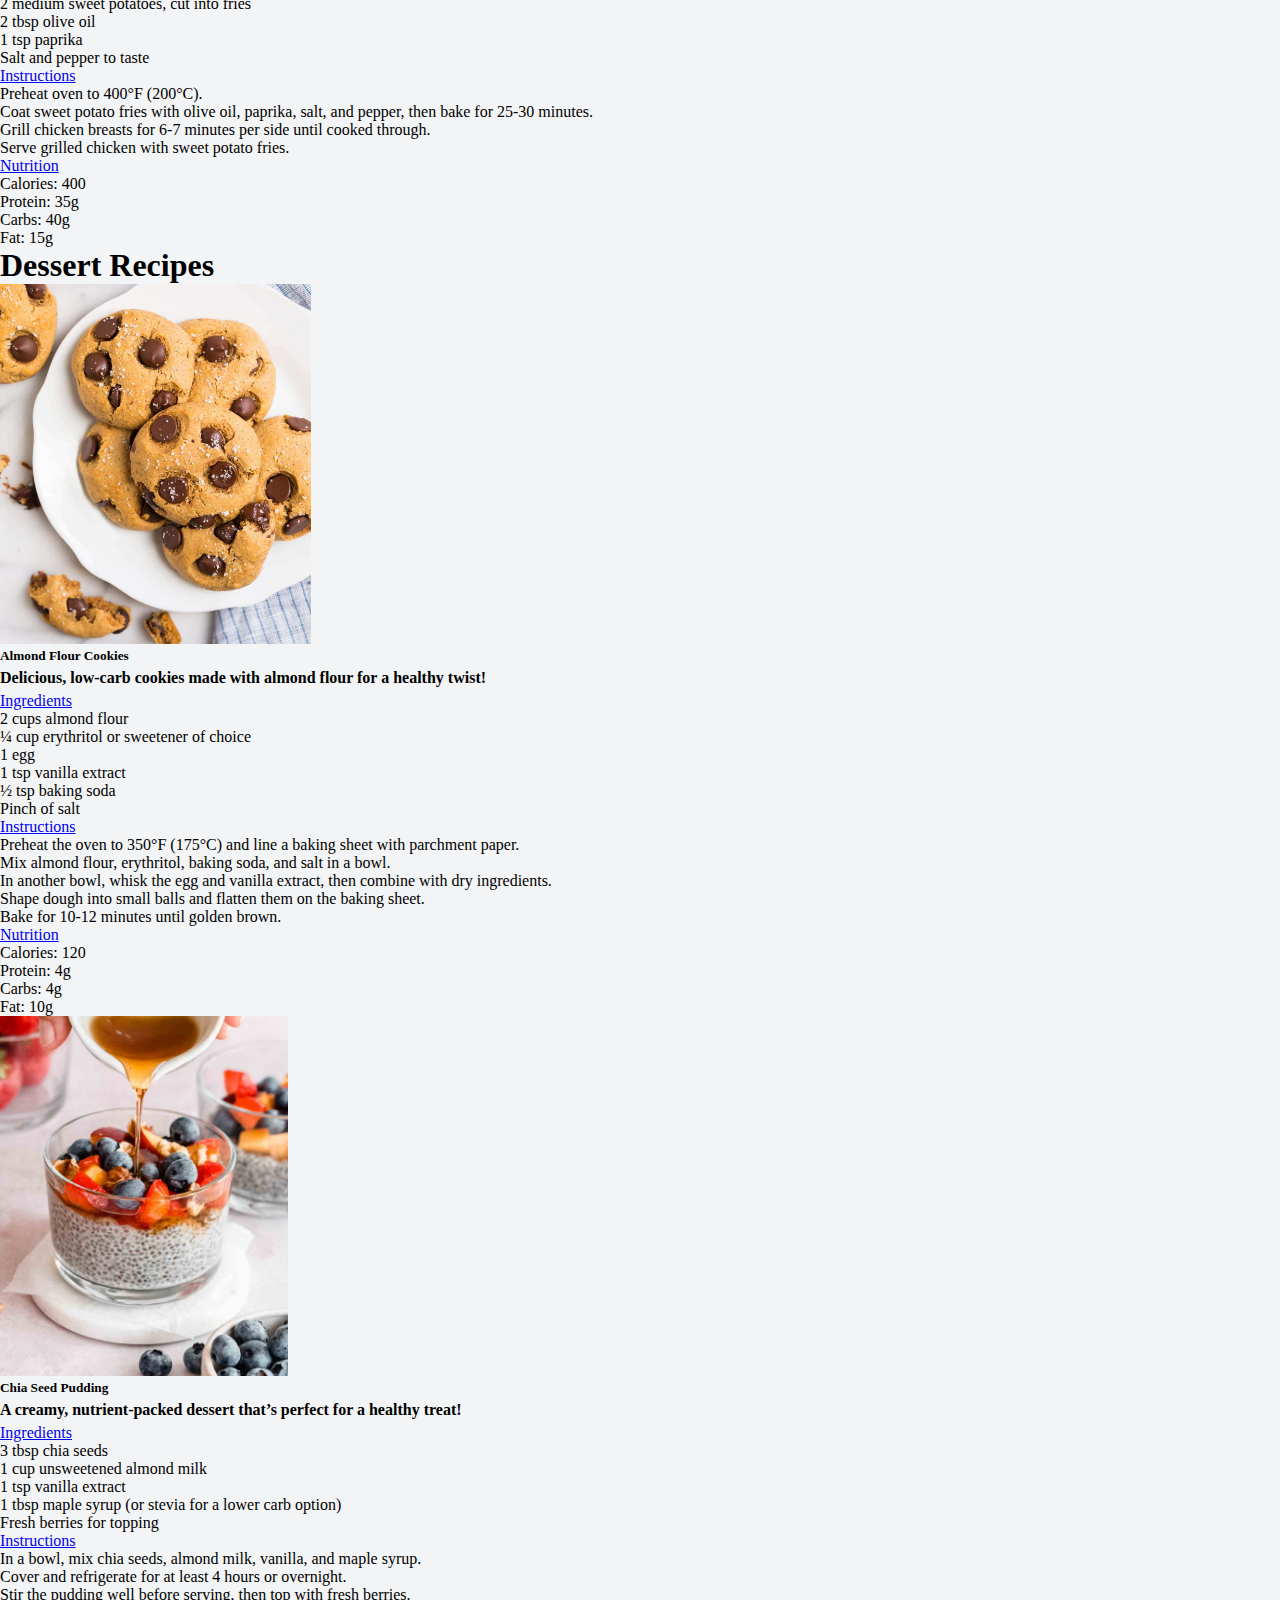
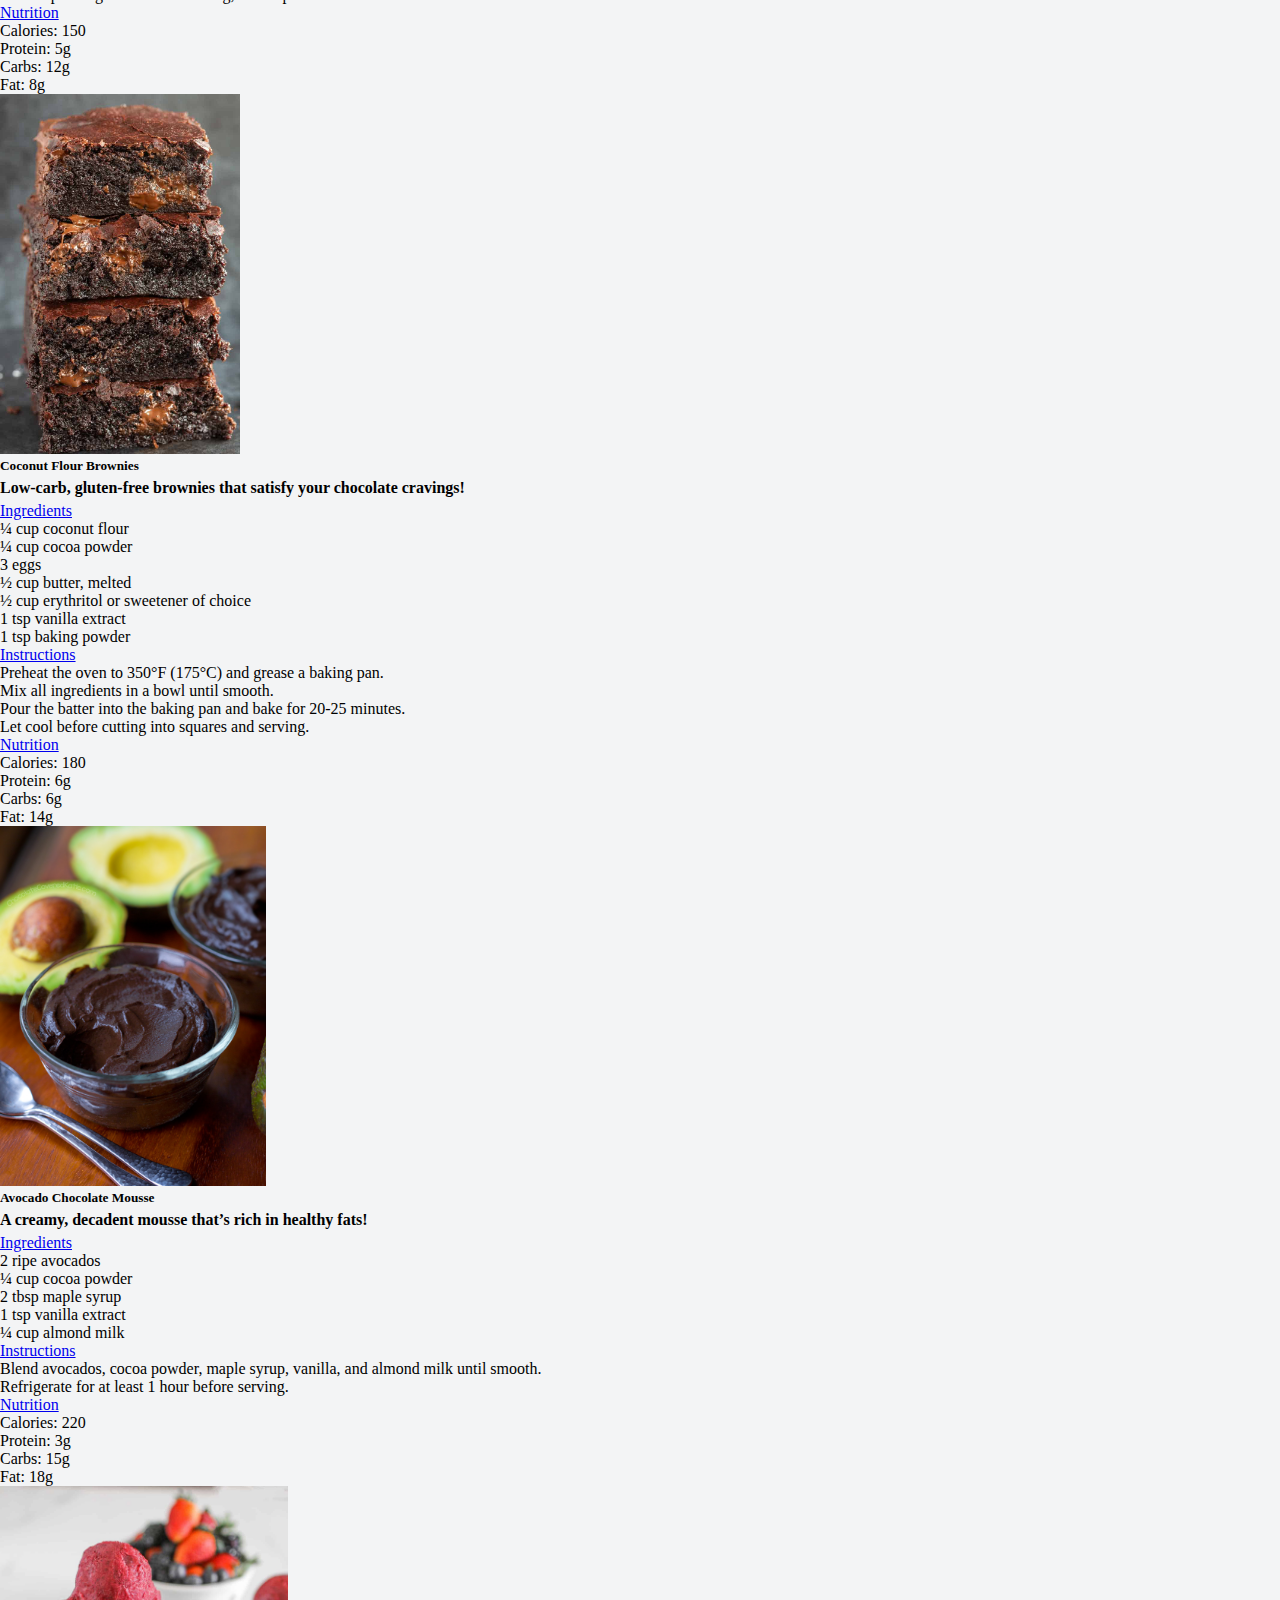
<file: recipe.html>
<!DOCTYPE html>
<html lang="en">
  <head>
    <meta charset="UTF-8" />
    <meta name="viewport" content="width=device-width, initial-scale=1.0" />
    <link
      href="https://cdn.jsdelivr.net/npm/bootstrap@5.0.2/dist/css/bootstrap.min.css"
      rel="stylesheet"
      integrity="sha384-EVSTQN3/azprG1Anm3QDgpJLIm9Nao0Yz1ztcQTwFspd3yD65VohhpuuCOmLASjC"
      crossorigin="anonymous"
    />
    <link
      rel="stylesheet"
      href="https://cdnjs.cloudflare.com/ajax/libs/font-awesome/6.6.0/css/all.min.css"
      integrity="sha512-Kc323vGBEqzTmouAECnVceyQqyqdsSiqLQISBL29aUW4U/M7pSPA/gEUZQqv1cwx4OnYxTxve5UMg5GT6L4JJg=="
      crossorigin="anonymous"
      referrerpolicy="no-referrer"
    />
    <link rel="stylesheet" href="src/styles.css" />
    <title>Recipe</title>
    <style>
        /* Style the print button */
        .print-button {
            font-size: 24px;
            background-color: #007bff;
            color: white;
            border: none;
            padding: 10px 20px;
            cursor: pointer;
            border-radius: 5px;
        }

        .print-button:hover {
            background-color: #0056b3;
        }
    </style>
  </head>
  <body>
    <header>
      <nav>
        <div class="logo">
          <img src="images/logo-png.png" alt="logo" />
        </div>
        <div class="nav-links">
          <a href="index.html">Home | </a>
          <a href="about_diabeties.html">About Diabeties | </a>
          <a href="food&nutrition.html">Food & Nutrition | </a>
          <a href="health&welnness.html">Health & Wellness | </a>
          <a href="contact.html">Contact Us | </a>
          <a href="log-in.php">Login</a>
        </div>
      </nav>
    </header>
     <button class="print-button" onclick="window.print()">
        <i class="fas fa-print"></i> Print Page
    </button>

   <section class="recipes">
    <div class="breakfast">
    <div class="container my-5">
        <h1 class="text-center mb-4">Breakfast Recipes</h1>
        <div class="row row-cols-1 row-cols-md-2 row-cols-lg-3 g-4">

            <!-- Recipe Card 1: Vegetable Omelet -->
            <div class="col">
                <div class="card h-100">
                    <img src="images/greek-yoghurt.jpg" class="card-img-top" style="height: 40vh;"  alt="Greek Yogurt Parfait">
                    <div class="card-body">
                        <h5 class="card-title">Greek Yogurt Parfait</h5>
                        <p><strong>Delicious and refreshing parfait for a perfect morning!</strong></p>
                        <!-- Collapsible Ingredients -->
                         <a href="#ingredients2">Ingredients</a>
                        <div class="" id="ingredients2">
                            <ul>
                                <li>1 cup unsweetened Greek yogurt</li>
                                <li>½ cup fresh berries</li>
                                <li>1 tbsp chia seeds</li>
                                <li>1 tsp vanilla extract</li>
                            </ul>
                        </div>
                        <!-- Collapsible Instructions -->
                        <a class="btn btn-link" data-bs-toggle="collapse" href="#instructions2" role="button" aria-expanded="false" aria-controls="instructions2">Instructions</a>
                        <div class="" id="instructions2">
                            <ol>
                                <li>Layer Greek yogurt, berries, and chia seeds in a glass.</li>
                                <li>Repeat layers for a parfait-style presentation.</li>
                                <li>Add a drizzle of vanilla extract on top and serve.</li>
                            </ol>
                        </div>
                        <!-- Collapsible Nutrition -->
                        <a class="btn btn-link" data-bs-toggle="collapse" href="#nutrition2" role="button" aria-expanded="false" aria-controls="nutrition2">Nutrition</a>
                        <div class="" id="nutrition2">
                            <ul>
                                <li>Calories: 140</li>
                                <li>Protein: 12g</li>
                                <li>Carbs: 10g</li>
                                <li>Fat: 3g</li>
                            </ul>
                        </div>
                    </div>
                </div>
            </div>
            <!-- Recipe Card 2: Greek Yogurt Parfait -->
            
            <div class="col">
                <div class="card h-100">
                    <img src="images/veggie-omlet.webp" class="card-img-top img-fluid" style="height: 40vh;"   alt="Vegetable Omelet">
                    <div class="card-body">
                        <h5 class="card-title">Vegetable Omelet</h5>
                        <p><strong>A healthy and tasty start to your day!</strong></p>
                        <!-- Collapsible Ingredients -->
                        <a class="btn btn-link" data-bs-toggle="collapse" href="#ingredients1" role="button" aria-expanded="false" aria-controls="ingredients1">Ingredients</a>
                        <div class="" >
                            <ul class="text-black" id="ingredients1">
                                <li>3 large egg whites</li>
                                <li>1 cup spinach</li>
                                <li>½ cup diced tomatoes</li>
                                <li>½ cup sliced mushrooms</li>
                                <li>1 tbsp olive oil</li>
                                <li>Salt and pepper to taste</li>
                            </ul>
                        </div>
                        <!-- Collapsible Instructions -->
                        <a class="btn btn-link" data-bs-toggle="collapse" href="#instructions1" role="button" aria-expanded="false" aria-controls="instructions1">Instructions</a>
                        <div class="" id="instructions1">
                            <ol class="text-black">
                                <li>Heat olive oil in a non-stick pan over medium heat.</li>
                                <li>Cook mushrooms until soft (2–3 minutes).</li>
                                <li>Add spinach and tomatoes, cooking for 1–2 minutes.</li>
                                <li>Pour egg whites over the vegetables and cook until firm.</li>
                                <li>Fold the omelet in half and serve.</li>
                            </ol>
                        </div>
                        <!-- Collapsible Nutrition -->
                        <a class="btn btn-link" data-bs-toggle="collapse" href="#nutrition1" role="button" aria-expanded="false" aria-controls="nutrition1">Nutrition</a>
                        <div class="" id="nutrition1">
                            <ul>
                                <li>Calories: 120</li>
                                <li>Protein: 10g</li>
                                <li>Carbs: 4g</li>
                                <li>Fat: 6g</li>
                            </ul>
                        </div>
                    </div>
                </div>
            </div>

            <!-- Recipe Card 3: Avocado Toast -->
            <div class="col">
                <div class="card h-100">
                    <img src="images/avocado-toast.jpg" class="card-img-top img-fluid" style="height: 40vh;" alt="Avocado Toast">
                    <div class="card-body">
                        <h5 class="card-title">Avocado Toast</h5>
                        <p><strong>Simple and delicious for a quick, healthy meal!</strong></p>
                        <!-- Collapsible Ingredients -->
                        <a class="btn btn-link" data-bs-toggle="collapse" href="#ingredients3" role="button" aria-expanded="false" aria-controls="ingredients3">Ingredients</a>
                        <div class="" id="ingredients3">
                            <ul>
                                <li>1 slice whole-grain bread</li>
                                <li>½ avocado, mashed</li>
                                <li>Pinch of chili flakes</li>
                                <li>Salt to taste</li>
                            </ul>
                        </div>
                        <!-- Collapsible Instructions -->
                        <a class="btn btn-link" data-bs-toggle="collapse" href="#instructions3" role="button" aria-expanded="false" aria-controls="instructions3">Instructions</a>
                        <div class="" id="instructions3">
                            <ol>
                                <li>Toast the bread slice until golden brown.</li>
                                <li>Spread mashed avocado evenly on the toast.</li>
                                <li>Sprinkle chili flakes and a pinch of salt.</li>
                                <li>Serve immediately.</li>
                            </ol>
                        </div>
                        <!-- Collapsible Nutrition -->
                        <a class="btn btn-link" data-bs-toggle="collapse" href="#nutrition3" role="button" aria-expanded="false" aria-controls="nutrition3">Nutrition</a>
                        <div class="" id="nutrition3">
                            <ul>
                                <li>Calories: 180</li>
                                <li>Protein: 4g</li>
                                <li>Carbs: 16g</li>
                                <li>Fat: 12g</li>
                            </ul>
                        </div>
                    </div>
                </div>
            </div>
             <!-- Steel-Cut Oats with Cinnamon -->
              <div class="col">
                <div class="card h-100">
                    <img src="images/green-smoothie.jpg" class="card-img-top" style="height: 40vh;"  alt="Green Smoothie">
                    <div class="card-body">
                        <h5 class="card-title">Green Smoothie</h5>
                        <p><strong>A refreshing smoothie packed with spinach and healthy fats.</strong></p>
                        
                        <!-- Collapsible Ingredients -->
                        <a class="btn btn-link" data-bs-toggle="collapse" href="#ingredients2" role="button" aria-expanded="false" aria-controls="ingredients2">Ingredients</a>
                        <div class="" id="ingredients2">
                            <ul>
                                <li>Spinach</li>
                                <li>Almond milk</li>
                                <li>Apple</li>
                                <li>Flaxseeds</li>
                            </ul>
                        </div>

                        <!-- Collapsible Instructions -->
                        <a class="btn btn-link" data-bs-toggle="collapse" href="#instructions2" role="button" aria-expanded="false" aria-controls="instructions2">Instructions</a>
                        <div class="" id="instructions2">
                            <ol>
                                <li>Blend all ingredients until smooth.</li>
                            </ol>
                        </div>

                        <!-- Collapsible Nutrition -->
                        <a class="btn btn-link" data-bs-toggle="collapse" href="#nutrition2" role="button" aria-expanded="false" aria-controls="nutrition2">Nutrition</a>
                        <div class="" id="nutrition2">
                            <ul>
                                <li>Calories: 110</li>
                                <li>Protein: 3g</li>
                                <li>Carbs: 15g</li>
                                <li>Fat: 4g</li>
                            </ul>
                        </div>
                    </div>
                </div>
            </div>
            <!-- Green Smoothie -->
             <div class="col">
                <div class="card h-100">
                    <img src="images/cinnamon-oats.jpg" class="card-img-top" style="height: 40vh;"  alt="Steel-Cut Oats with Cinnamon">
                    <div class="card-body">
                        <h5 class="card-title">Steel-Cut Oats with Cinnamon</h5>
                        <p><strong>Hearty and nutritious oats flavored with cinnamon and topped with nuts.</strong></p>
                        
                        <!-- Collapsible Ingredients -->
                        <a class="btn btn-link" data-bs-toggle="collapse" href="#ingredients1" role="button" aria-expanded="false" aria-controls="ingredients1">Ingredients</a>
                        <div class="" id="ingredients1">
                            <ul>
                                <li>Steel-cut oats</li>
                                <li>Almond milk</li>
                                <li>Cinnamon</li>
                                <li>Nuts (optional)</li>
                            </ul>
                        </div>

                        <!-- Collapsible Instructions -->
                        <a class="btn btn-link" data-bs-toggle="collapse" href="#instructions1" role="button" aria-expanded="false" aria-controls="instructions1">Instructions</a>
                        <div class="" id="instructions1">
                            <ol>
                                <li>Cook oats with almond milk according to package instructions.</li>
                                <li>Stir in cinnamon.</li>
                                <li>Top with nuts for extra crunch.</li>
                            </ol>
                        </div>

                        <!-- Collapsible Nutrition -->
                        <a class="btn btn-link" data-bs-toggle="collapse" href="#nutrition1" role="button" aria-expanded="false" aria-controls="nutrition1">Nutrition</a>
                        <div class="" id="nutrition1">
                            <ul>
                                <li>Calories: 190</li>
                                <li>Protein: 6g</li>
                                <li>Carbs: 28g</li>
                                <li>Fat: 6g</li>
                            </ul>
                        </div>
                    </div>
                </div>
            </div>
            <!-- Egg Muffins -->
            <div class="col">
                <div class="card h-100">
                    <img src="images/egg-muffins.jpg" class="card-img-top" style="height: 40vh;"  alt="Egg Muffins">
                    <div class="card-body">
                        <h5 class="card-title">Egg Muffins</h5>
                        <p><strong>Protein-packed egg muffins with bell peppers, onions, and turkey bacon.</strong></p>
                        
                        <!-- Collapsible Ingredients -->
                        <a class="btn btn-link" data-bs-toggle="collapse" href="#ingredients3" role="button" aria-expanded="false" aria-controls="ingredients3">Ingredients</a>
                        <div class="" id="ingredients3">
                            <ul>
                                <li>Eggs</li>
                                <li>Bell peppers</li>
                                <li>Onions</li>
                                <li>Turkey bacon</li>
                            </ul>
                        </div>

                        <!-- Collapsible Instructions -->
                        <a class="btn btn-link" data-bs-toggle="collapse" href="#instructions3" role="button" aria-expanded="false" aria-controls="instructions3">Instructions</a>
                        <div class="" id="instructions3">
                            <ol>
                                <li>Mix all ingredients in a bowl.</li>
                                <li>Pour the mixture into a muffin tin.</li>
                                <li>Bake at 375°F (190°C) for 20 minutes.</li>
                            </ol>
                        </div>

                        <!-- Collapsible Nutrition -->
                        <a class="btn btn-link" data-bs-toggle="collapse" href="#nutrition3" role="button" aria-expanded="false" aria-controls="nutrition3">Nutrition</a>
                        <div class="" id="nutrition3">
                            <ul>
                                <li>Calories: 80</li>
                                <li>Protein: 6g</li>
                                <li>Carbs: 1g</li>
                                <li>Fat: 5g</li>
                            </ul>
                        </div>
                    </div>
                </div>
            </div>
        </div>
    </div>
    </div>
    <div class="lunch">
    <div class="container my-5">
        <h1 class="text-center mb-4">Lunch Recipes</h1>
        <div class="row row-cols-1 row-cols-md-2 row-cols-lg-3 g-4">

            <!-- Recipe Card 1: Grilled Chicken Salad -->
            <div class="col">
                <div class="card h-100">
                    <img src="images/grilled-chicken-salad.jpg" class="card-img-top" style="height: 40vh;" alt="Grilled Chicken Salad">
                    <div class="card-body">
                        <h5 class="card-title">Grilled Chicken Salad</h5>
                        <p><strong>A light and healthy salad with a lean protein boost!</strong></p>
                        <!-- Collapsible Ingredients -->
                        <a class="btn btn-link" data-bs-toggle="collapse" href="#ingredients1" role="button" aria-expanded="false" aria-controls="ingredients1">Ingredients</a>
                        <div class="" id="ingredients1">
                            <ul>
                                <li>1 boneless chicken breast</li>
                                <li>2 cups mixed greens (spinach, arugula)</li>
                                <li>½ cucumber, sliced</li>
                                <li>1 tomato, diced</li>
                                <li>1 tbsp olive oil</li>
                                <li>Salt and pepper to taste</li>
                                <li>1 tbsp balsamic vinegar</li>
                            </ul>
                        </div>
                        <!-- Collapsible Instructions -->
                        <a class="btn btn-link" data-bs-toggle="collapse" href="#instructions1" role="button" aria-expanded="false" aria-controls="instructions1">Instructions</a>
                        <div class="" id="instructions1">
                            <ol>
                                <li>Season chicken breast with salt and pepper.</li>
                                <li>Grill chicken over medium heat for 5-7 minutes per side.</li>
                                <li>Slice grilled chicken into strips.</li>
                                <li>Toss mixed greens, cucumber, and tomato in a bowl.</li>
                                <li>Top with grilled chicken, drizzle with olive oil and balsamic vinegar.</li>
                                <li>Serve immediately.</li>
                            </ol>
                        </div>
                        <!-- Collapsible Nutrition -->
                        <a class="btn btn-link" data-bs-toggle="collapse" href="#nutrition1" role="button" aria-expanded="false" aria-controls="nutrition1">Nutrition</a>
                        <div class="" id="nutrition1">
                            <ul>
                                <li>Calories: 300</li>
                                <li>Protein: 30g</li>
                                <li>Carbs: 12g</li>
                                <li>Fat: 15g</li>
                            </ul>
                        </div>
                    </div>
                </div>
            </div>
            <!-- Recipe Card 2: Quinoa and Veggie Stir-Fry -->
            <div class="col">
                <div class="card h-100">
                    <img src="images/quinoa-stir-fry.webp" class="card-img-top" style="height: 40vh;" alt="Quinoa and Veggie Stir-Fry">
                    <div class="card-body">
                        <h5 class="card-title">Quinoa and Veggie Stir-Fry</h5>
                        <p><strong>A protein-packed meal with vibrant vegetables and quinoa!</strong></p>
                        <!-- Collapsible Ingredients -->
                        <a class="btn btn-link" data-bs-toggle="collapse" href="#ingredients2" role="button" aria-expanded="false" aria-controls="ingredients2">Ingredients</a>
                        <div class="" id="ingredients2">
                            <ul>
                                <li>1 cup cooked quinoa</li>
                                <li>1 cup mixed bell peppers, sliced</li>
                                <li>1 carrot, julienned</li>
                                <li>½ cup broccoli florets</li>
                                <li>2 tbsp soy sauce</li>
                                <li>1 tbsp olive oil</li>
                                <li>1 clove garlic, minced</li>
                                <li>1 tbsp sesame seeds</li>
                            </ul>
                        </div>
                        <!-- Collapsible Instructions -->
                        <a class="btn btn-link" data-bs-toggle="collapse" href="#instructions2" role="button" aria-expanded="false" aria-controls="instructions2">Instructions</a>
                        <div class="" id="instructions2">
                            <ol>
                                <li>Heat olive oil in a large skillet over medium heat.</li>
                                <li>Add garlic and sauté for 1 minute until fragrant.</li>
                                <li>Add bell peppers, carrot, and broccoli, and stir-fry for 5 minutes.</li>
                                <li>Add cooked quinoa and soy sauce to the pan, stirring until combined.</li>
                                <li>Top with sesame seeds and serve hot.</li>
                            </ol>
                        </div>
                        <!-- Collapsible Nutrition -->
                        <a class="btn btn-link" data-bs-toggle="collapse" href="#nutrition2" role="button" aria-expanded="false" aria-controls="nutrition2">Nutrition</a>
                        <div class="" id="nutrition2">
                            <ul>
                                <li>Calories: 350</li>
                                <li>Protein: 12g</li>
                                <li>Carbs: 45g</li>
                                <li>Fat: 15g</li>
                            </ul>
                        </div>
                    </div>
                </div>
            </div>
            <!-- Recipe Card 3: Lentil Soup -->
            <div class="col">
                <div class="card h-100">
                    <img src="images/lenticel.jpg" class="card-img-top" style="height: 40vh;" alt="Lentil Soup">
                    <div class="card-body">
                        <h5 class="card-title">Lentil Soup</h5>
                        <p><strong>A hearty and warming soup packed with protein and fiber.</strong></p>
                        <!-- Collapsible Ingredients -->
                        <a class="btn btn-link" data-bs-toggle="collapse" href="#ingredients3" role="button" aria-expanded="false" aria-controls="ingredients3">Ingredients</a>
                        <div class="" id="ingredients3">
                            <ul>
                                <li>1 cup dried lentils</li>
                                <li>1 carrot, diced</li>
                                <li>1 onion, chopped</li>
                                <li>2 cloves garlic, minced</li>
                                <li>4 cups vegetable broth</li>
                                <li>1 tsp cumin</li>
                                <li>Salt and pepper to taste</li>
                            </ul>
                        </div>
                        <!-- Collapsible Instructions -->
                        <a class="btn btn-link" data-bs-toggle="collapse" href="#instructions3" role="button" aria-expanded="false" aria-controls="instructions3">Instructions</a>
                        <div class="" id="instructions3">
                            <ol>
                                <li>In a large pot, sauté onion, garlic, and carrot until soft (5 minutes).</li>
                                <li>Add lentils, vegetable broth, cumin, salt, and pepper.</li>
                                <li>Bring to a boil, then reduce heat and simmer for 30 minutes until lentils are tender.</li>
                                <li>Serve warm.</li>
                            </ol>
                        </div>
                        <!-- Collapsible Nutrition -->
                        <a class="btn btn-link" data-bs-toggle="collapse" href="#nutrition3" role="button" aria-expanded="false" aria-controls="nutrition3">Nutrition</a>
                        <div class="" id="nutrition3">
                            <ul>
                                <li>Calories: 220</li>
                                <li>Protein: 14g</li>
                                <li>Carbs: 40g</li>
                                <li>Fat: 3g</li>
                            </ul>
                        </div>
                    </div>
                </div>
            </div>
            <!-- Recipe Card 4: Grilled Turkey Burger -->
            <div class="col">
                <div class="card h-100">
                    <img src="images/grilled-turkey-burger.webp" class="card-img-top" style="height: 40vh;" alt="Grilled Turkey Burger">
                    <div class="card-body">
                        <h5 class="card-title">Grilled Turkey Burger</h5>
                        <p><strong>A healthy turkey burger packed with flavor!</strong></p>
                        <!-- Collapsible Ingredients -->
                        <a class="btn btn-link" data-bs-toggle="collapse" href="#ingredients4" role="button" aria-expanded="false" aria-controls="ingredients4">Ingredients</a>
                        <div class="" id="ingredients4">
                            <ul>
                                <li>1 lb ground turkey</li>
                                <li>1 tsp garlic powder</li>
                                <li>1 tsp onion powder</li>
                                <li>1 tbsp Worcestershire sauce</li>
                                <li>Salt and pepper to taste</li>
                                <li>Whole wheat burger buns</li>
                                <li>Lettuce, tomato slices for topping</li>
                            </ul>
                        </div>
                        <!-- Collapsible Instructions -->
                        <a class="btn btn-link" data-bs-toggle="collapse" href="#instructions4" role="button" aria-expanded="false" aria-controls="instructions4">Instructions</a>
                        <div class="" id="instructions4">
                            <ol>
                                <li>Mix ground turkey with garlic powder, onion powder, Worcestershire sauce, salt, and pepper.</li>
                                <li>Form mixture into burger patties.</li>
                                <li>Grill patties over medium heat for 5-6 minutes per side.</li>
                                <li>Serve on whole wheat buns with lettuce and tomato slices.</li>
                            </ol>
                        </div>
                        <!-- Collapsible Nutrition -->
                        <a class="btn btn-link" data-bs-toggle="collapse" href="#nutrition4" role="button" aria-expanded="false" aria-controls="nutrition4">Nutrition</a>
                        <div class="" id="nutrition4">
                            <ul>
                                <li>Calories: 250</li>
                                <li>Protein: 30g</li>
                                <li>Carbs: 20g</li>
                                <li>Fat: 10g</li>
                            </ul>
                        </div>
                    </div>
                </div>
            </div>
            <!-- Recipe Card 5 Turkey and Vegetable Wrap -->
             <div class="col">
                <div class="card h-100">
                    <img src="images/turkey-hummus.jpg" class="card-img-top" style="height: 40vh;" alt="Turkey and Vegetable Wrap">
                    <div class="card-body">
                        <h5 class="card-title">Turkey and Vegetable Wrap</h5>
                        <p><strong>A nutritious wrap with lean turkey and fresh vegetables wrapped in a whole wheat tortilla.</strong></p>
                        
                        <!-- Collapsible Ingredients -->
                        <a class="btn btn-link" data-bs-toggle="collapse" href="#ingredients1" role="button" aria-expanded="false" aria-controls="ingredients1">Ingredients</a>
                        <div class="" id="ingredients1">
                            <ul>
                                <li>Whole wheat tortilla</li>
                                <li>Lean turkey slices</li>
                                <li>Spinach</li>
                                <li>Shredded carrots</li>
                                <li>Tomato slices</li>
                                <li>Avocado slices</li>
                                <li>Mustard or low-fat mayo (optional)</li>
                            </ul>
                        </div>

                        <!-- Collapsible Instructions -->
                        <a class="btn btn-link" data-bs-toggle="collapse" href="#instructions1" role="button" aria-expanded="false" aria-controls="instructions1">Instructions</a>
                        <div class="" id="instructions1">
                            <ol>
                                <li>Lay the tortilla flat on a surface.</li>
                                <li>Layer the turkey, spinach, shredded carrots, tomato, and avocado in the center.</li>
                                <li>Spread a small amount of mustard or mayo (optional) on top.</li>
                                <li>Roll up the tortilla tightly, slice in half, and serve.</li>
                            </ol>
                        </div>

                        <!-- Collapsible Nutrition -->
                        <a class="btn btn-link" data-bs-toggle="collapse" href="#nutrition1" role="button" aria-expanded="false" aria-controls="nutrition1">Nutrition</a>
                        <div class="" id="nutrition1">
                            <ul>
                                <li>Calories: 300</li>
                                <li>Protein: 25g</li>
                                <li>Carbs: 30g</li>
                                <li>Fat: 10g</li>
                            </ul>
                        </div>
                    </div>
                </div>
            </div>
            <!-- Recipe card 6 Zucchini Noodles with Pesto -->
            <div class="col">
                <div class="card h-100">
                    <img src="images/Pesto-Zucchini-Pasta.jpg" class="card-img-top" style="height: 40vh;" alt="Zucchini Noodles with Pesto">
                    <div class="card-body">
                        <h5 class="card-title">Zucchini Noodles with Pesto</h5>
                        <p><strong>A low-carb alternative to pasta made with zucchini noodles and topped with a fresh basil pesto.</strong></p>
                        
                        <!-- Collapsible Ingredients -->
                        <a class="btn btn-link" data-bs-toggle="collapse" href="#ingredients2" role="button" aria-expanded="false" aria-controls="ingredients2">Ingredients</a>
                        <div class="" id="ingredients2">
                            <ul>
                                <li>2 large zucchinis, spiralized</li>
                                <li>1/4 cup pesto sauce (homemade or store-bought)</li>
                                <li>Cherry tomatoes, halved</li>
                                <li>Parmesan cheese (optional)</li>
                                <li>Olive oil (for sautéing)</li>
                            </ul>
                        </div>

                        <!-- Collapsible Instructions -->
                        <a class="btn btn-link" data-bs-toggle="collapse" href="#instructions2" role="button" aria-expanded="false" aria-controls="instructions2">Instructions</a>
                        <div class="" id="instructions2">
                            <ol>
                                <li>Heat a pan with a little olive oil and sauté the zucchini noodles for 2-3 minutes until tender.</li>
                                <li>Remove from heat and toss with pesto sauce until evenly coated.</li>
                                <li>Top with halved cherry tomatoes and a sprinkle of parmesan cheese (optional).</li>
                                <li>Serve immediately.</li>
                            </ol>
                        </div>

                        <!-- Collapsible Nutrition -->
                        <a class="btn btn-link" data-bs-toggle="collapse" href="#nutrition2" role="button" aria-expanded="false" aria-controls="nutrition2">Nutrition</a>
                        <div class="" id="nutrition2">
                            <ul>
                                <li>Calories: 180</li>
                                <li>Protein: 6g</li>
                                <li>Carbs: 10g</li>
                                <li>Fat: 14g</li>
                            </ul>
                        </div>
                    </div>
                </div>
            </div>
        </div>
    </div>
    </div>
    <div class="dinner">
    <div class="container my-5">
        <h1 class="text-center mb-4">Dinner Recipes</h1>
        <div class="row row-cols-1 row-cols-md-2 row-cols-lg-3 g-4">

            <!-- Recipe Card 1: Baked Salmon with Asparagus -->
            <div class="col">
                <div class="card h-100">
                    <img src="images/sheet-pan-baked-salmon-asparagus.webp" class="card-img-top" style="height: 40vh;" alt="Baked Salmon with Asparagus">
                    <div class="card-body">
                        <h5 class="card-title">Baked Salmon with Asparagus</h5>
                        <p><strong>Delicious and healthy, perfect for a low-carb dinner!</strong></p>
                        <!-- Collapsible Ingredients -->
                        <a class="btn btn-link" data-bs-toggle="collapse" href="#ingredients1" role="button" aria-expanded="false" aria-controls="ingredients1">Ingredients</a>
                        <div class="" id="ingredients1">
                            <ul>
                                <li>2 salmon fillets</li>
                                <li>1 bunch asparagus, trimmed</li>
                                <li>1 tbsp olive oil</li>
                                <li>1 lemon, sliced</li>
                                <li>1 tsp garlic powder</li>
                                <li>Salt and pepper to taste</li>
                            </ul>
                        </div>
                        <!-- Collapsible Instructions -->
                        <a class="btn btn-link" data-bs-toggle="collapse" href="#instructions1" role="button" aria-expanded="false" aria-controls="instructions1">Instructions</a>
                        <div class="" id="instructions1">
                            <ol>
                                <li>Preheat oven to 375°F (190°C).</li>
                                <li>Place salmon fillets and asparagus on a baking sheet.</li>
                                <li>Drizzle with olive oil, sprinkle with garlic powder, salt, and pepper.</li>
                                <li>Top salmon with lemon slices.</li>
                                <li>Bake for 15-20 minutes until salmon is cooked through.</li>
                                <li>Serve with the roasted asparagus.</li>
                            </ol>
                        </div>
                        <!-- Collapsible Nutrition -->
                        <a class="btn btn-link" data-bs-toggle="collapse" href="#nutrition1" role="button" aria-expanded="false" aria-controls="nutrition1">Nutrition</a>
                        <div class="" id="nutrition1">
                            <ul>
                                <li>Calories: 350</li>
                                <li>Protein: 35g</li>
                                <li>Carbs: 10g</li>
                                <li>Fat: 20g</li>
                            </ul>
                        </div>
                    </div>
                </div>
            </div>
            <!-- Recipe Card 2: Stuffed Bell Peppers -->
            <div class="col">
                <div class="card h-100">
                    <img src="images/stuffed-bell-peppers.avif" class="card-img-top" style="height: 40vh;" alt="Stuffed Bell Peppers">
                    <div class="card-body">
                        <h5 class="card-title">Stuffed Bell Peppers</h5>
                        <p><strong>A colorful and hearty meal packed with lean protein and veggies!</strong></p>
                        <!-- Collapsible Ingredients -->
                        <a class="btn btn-link" data-bs-toggle="collapse" href="#ingredients2" role="button" aria-expanded="false" aria-controls="ingredients2">Ingredients</a>
                        <div class="" id="ingredients2">
                            <ul>
                                <li>4 bell peppers, tops cut off and seeds removed</li>
                                <li>1 lb ground turkey or beef</li>
                                <li>1 cup cooked quinoa or brown rice</li>
                                <li>1 can diced tomatoes (14.5 oz)</li>
                                <li>1 tsp cumin</li>
                                <li>1 tsp paprika</li>
                                <li>Salt and pepper to taste</li>
                            </ul>
                        </div>
                        <!-- Collapsible Instructions -->
                        <a class="btn btn-link" data-bs-toggle="collapse" href="#instructions2" role="button" aria-expanded="false" aria-controls="instructions2">Instructions</a>
                        <div class="" id="instructions2">
                            <ol>
                                <li>Preheat oven to 375°F (190°C).</li>
                                <li>Brown the ground turkey in a pan over medium heat, then stir in the cooked quinoa, tomatoes, cumin, paprika, salt, and pepper.</li>
                                <li>Stuff each bell pepper with the mixture.</li>
                                <li>Place stuffed peppers in a baking dish and cover with foil.</li>
                                <li>Bake for 25-30 minutes, removing the foil halfway through.</li>
                            </ol>
                        </div>
                        <!-- Collapsible Nutrition -->
                        <a class="btn btn-link" data-bs-toggle="collapse" href="#nutrition2" role="button" aria-expanded="false" aria-controls="nutrition2">Nutrition</a>
                        <div class="" id="nutrition2">
                            <ul>
                                <li>Calories: 350</li>
                                <li>Protein: 28g</li>
                                <li>Carbs: 30g</li>
                                <li>Fat: 15g</li>
                            </ul>
                        </div>
                    </div>
                </div>
            </div>
            <!-- Recipe Card 3: Zucchini Noodles with Pesto -->
            <div class="col">
                <div class="card h-100">
                    <img src="images/Pesto-Zucchini-Pasta.jpg" class="card-img-top" style="height: 40vh;" alt="Zucchini Noodles with Pesto">
                    <div class="card-body">
                        <h5 class="card-title">Zucchini Noodles with Pesto</h5>
                        <p><strong>A healthy twist on pasta with fresh pesto and zucchini noodles!</strong></p>
                        <!-- Collapsible Ingredients -->
                        <a class="btn btn-link" data-bs-toggle="collapse" href="#ingredients3" role="button" aria-expanded="false" aria-controls="ingredients3">Ingredients</a>
                        <div class="" id="ingredients3">
                            <ul>
                                <li>4 zucchini, spiralized into noodles</li>
                                <li>1 cup fresh basil leaves</li>
                                <li>¼ cup pine nuts</li>
                                <li>¼ cup Parmesan cheese</li>
                                <li>2 cloves garlic</li>
                                <li>¼ cup olive oil</li>
                                <li>Salt and pepper to taste</li>
                            </ul>
                        </div>
                        <!-- Collapsible Instructions -->
                        <a class="btn btn-link" data-bs-toggle="collapse" href="#instructions3" role="button" aria-expanded="false" aria-controls="instructions3">Instructions</a>
                        <div class="" id="instructions3">
                            <ol>
                                <li>To make pesto, blend basil, pine nuts, Parmesan, garlic, and olive oil in a food processor until smooth.</li>
                                <li>Heat a pan over medium heat, sauté zucchini noodles for 2-3 minutes until tender.</li>
                                <li>Toss the zucchini noodles with pesto, season with salt and pepper, and serve immediately.</li>
                            </ol>
                        </div>
                        <!-- Collapsible Nutrition -->
                        <a class="btn btn-link" data-bs-toggle="collapse" href="#nutrition3" role="button" aria-expanded="false" aria-controls="nutrition3">Nutrition</a>
                        <div class="" id="nutrition3">
                            <ul>
                                <li>Calories: 250</li>
                                <li>Protein: 6g</li>
                                <li>Carbs: 15g</li>
                                <li>Fat: 20g</li>
                            </ul>
                        </div>
                    </div>
                </div>
            </div>
            <!-- Recipe Card 4: Cauliflower Rice Stir Fry -->
            <div class="col">
                <div class="card h-100">
                    <img src="images/Cauliflower-Fried-Rice.jpg" class="card-img-top" style="height: 40vh;" alt="Cauliflower Rice Stir Fry">
                    <div class="card-body">
                        <h5 class="card-title">Cauliflower Rice Stir Fry</h5>
                        <p><strong>A low-carb and healthy stir fry packed with veggies!</strong></p>
                        <!-- Collapsible Ingredients -->
                        <a class="btn btn-link" data-bs-toggle="collapse" href="#ingredients4" role="button" aria-expanded="false" aria-controls="ingredients4">Ingredients</a>
                        <div class="" id="ingredients4">
                            <ul>
                                <li>1 head of cauliflower, grated into rice-size pieces</li>
                                <li>1 cup mixed veggies (peas, carrots, bell peppers)</li>
                                <li>2 eggs, scrambled</li>
                                <li>2 tbsp soy sauce</li>
                                <li>1 tbsp sesame oil</li>
                                <li>1 clove garlic, minced</li>
                            </ul>
                        </div>
                        <!-- Collapsible Instructions -->
                        <a class="btn btn-link" data-bs-toggle="collapse" href="#instructions4" role="button" aria-expanded="false" aria-controls="instructions4">Instructions</a>
                        <div class="" id="instructions4">
                            <ol>
                                <li>Heat sesame oil in a pan, sauté garlic and veggies for 3-4 minutes.</li>
                                <li>Add cauliflower rice, stir-fry for 5 minutes until tender.</li>
                                <li>Push mixture to the side, scramble eggs in the pan, then combine with the rice.</li>
                                <li>Add soy sauce and cook for another 2 minutes.</li>
                            </ol>
                        </div>
                        <!-- Collapsible Nutrition -->
                        <a class="btn btn-link" data-bs-toggle="collapse" href="#nutrition4" role="button" aria-expanded="false" aria-controls="nutrition4">Nutrition</a>
                        <div class="" id="nutrition4">
                            <ul>
                                <li>Calories: 180</li>
                                <li>Protein: 10g</li>
                                <li>Carbs: 15g</li>
                                <li>Fat: 10g</li>
                            </ul>
                        </div>
                    </div>
                </div>
            </div>
            <!-- Recipe Card 5: Grilled Shrimp Tacos -->
            <div class="col">
                <div class="card h-100">
                    <img src="images/Grilled-Shrimp-Tacos.jpg" class="card-img-top" style="height: 40vh;" alt="Grilled Shrimp Tacos">
                    <div class="card-body">
                        <h5 class="card-title">Grilled Shrimp Tacos</h5>
                        <p><strong>Fresh and flavorful shrimp tacos with a tangy sauce!</strong></p>
                        <!-- Collapsible Ingredients -->
                        <a class="btn btn-link" data-bs-toggle="collapse" href="#ingredients5" role="button" aria-expanded="false" aria-controls="ingredients5">Ingredients</a>
                        <div class="" id="ingredients5">
                            <ul>
                                <li>1 lb shrimp, peeled and deveined</li>
                                <li>1 tbsp olive oil</li>
                                <li>1 tsp chili powder</li>
                                <li>1 tsp cumin</li>
                                <li>Soft corn tortillas</li>
                                <li>Shredded cabbage</li>
                                <li>Lime wedges</li>
                            </ul>
                        </div>
                        <!-- Collapsible Instructions -->
                        <a class="btn btn-link" data-bs-toggle="collapse" href="#instructions5" role="button" aria-expanded="false" aria-controls="instructions5">Instructions</a>
                        <div class="" id="instructions5">
                            <ol>
                                <li>Preheat grill to medium-high heat.</li>
                                <li>Toss shrimp with olive oil, chili powder, cumin, salt, and pepper.</li>
                                <li>Grill shrimp for 2-3 minutes per side until cooked through.</li>
                                <li>Serve shrimp in corn tortillas with shredded cabbage and a squeeze of lime.</li>
                            </ol>
                        </div>
                        <!-- Collapsible Nutrition -->
                        <a class="btn btn-link" data-bs-toggle="collapse" href="#nutrition5" role="button" aria-expanded="false" aria-controls="nutrition5">Nutrition</a>
                        <div class="" id="nutrition5">
                            <ul>
                                <li>Calories: 250</li>
                                <li>Protein: 25g</li>
                                <li>Carbs: 20g</li>
                                <li>Fat: 10g</li>
                            </ul>
                        </div>
                    </div>
                </div>
            </div>
            <!-- Recipe Card 6: Grilled Chicken with Sweet Potato Fries -->
            <div class="col">
                <div class="card h-100">
                    <img src="images/grilled-chicken-salad.jpg" class="card-img-top" style="height: 40vh;" alt="Grilled Chicken with Sweet Potato Fries">
                    <div class="card-body">
                        <h5 class="card-title">Grilled Chicken with Sweet Potato Fries</h5>
                        <p><strong>A balanced and flavorful dinner with lean protein and healthy carbs!</strong></p>
                        <!-- Collapsible Ingredients -->
                        <a class="btn btn-link" data-bs-toggle="collapse" href="#ingredients6" role="button" aria-expanded="false" aria-controls="ingredients6">Ingredients</a>
                        <div class="" id="ingredients6">
                            <ul>
                                <li>2 chicken breasts</li>
                                <li>2 medium sweet potatoes, cut into fries</li>
                                <li>2 tbsp olive oil</li>
                                <li>1 tsp paprika</li>
                                <li>Salt and pepper to taste</li>
                            </ul>
                        </div>
                        <!-- Collapsible Instructions -->
                        <a class="btn btn-link" data-bs-toggle="collapse" href="#instructions6" role="button" aria-expanded="false" aria-controls="instructions6">Instructions</a>
                        <div class="" id="instructions6">
                            <ol>
                                <li>Preheat oven to 400°F (200°C).</li>
                                <li>Coat sweet potato fries with olive oil, paprika, salt, and pepper, then bake for 25-30 minutes.</li>
                                <li>Grill chicken breasts for 6-7 minutes per side until cooked through.</li>
                                <li>Serve grilled chicken with sweet potato fries.</li>
                            </ol>
                        </div>
                        <!-- Collapsible Nutrition -->
                        <a class="btn btn-link" data-bs-toggle="collapse" href="#nutrition6" role="button" aria-expanded="false" aria-controls="nutrition6">Nutrition</a>
                        <div class="" id="nutrition6">
                            <ul>
                                <li>Calories: 400</li>
                                <li>Protein: 35g</li>
                                <li>Carbs: 40g</li>
                                <li>Fat: 15g</li>
                            </ul>
                        </div>
                    </div>
                </div>
            </div>
        </div>
    </div>
    </div>
    <div class="desserts">
    <div class="container my-5">
        <h1 class="text-center mb-4">Dessert Recipes</h1>
        <div class="row row-cols-1 row-cols-md-2 row-cols-lg-3 g-4">

            <!-- Recipe Card 1: Almond Flour Cookies -->
            <div class="col">
                <div class="card h-100">
                    <img src="images/Almond-Flour-Cookies.jpg" class="card-img-top" style="height: 40vh;" alt="Almond Flour Cookies">
                    <div class="card-body">
                        <h5 class="card-title">Almond Flour Cookies</h5>
                        <p><strong>Delicious, low-carb cookies made with almond flour for a healthy twist!</strong></p>
                        <!-- Collapsible Ingredients -->
                        <a class="btn btn-link" data-bs-toggle="collapse" href="#ingredients1" role="button" aria-expanded="false" aria-controls="ingredients1">Ingredients</a>
                        <div class="" id="ingredients1">
                            <ul>
                                <li>2 cups almond flour</li>
                                <li>¼ cup erythritol or sweetener of choice</li>
                                <li>1 egg</li>
                                <li>1 tsp vanilla extract</li>
                                <li>½ tsp baking soda</li>
                                <li>Pinch of salt</li>
                            </ul>
                        </div>
                        <!-- Collapsible Instructions -->
                        <a class="btn btn-link" data-bs-toggle="collapse" href="#instructions1" role="button" aria-expanded="false" aria-controls="instructions1">Instructions</a>
                        <div class="" id="instructions1">
                            <ol>
                                <li>Preheat the oven to 350°F (175°C) and line a baking sheet with parchment paper.</li>
                                <li>Mix almond flour, erythritol, baking soda, and salt in a bowl.</li>
                                <li>In another bowl, whisk the egg and vanilla extract, then combine with dry ingredients.</li>
                                <li>Shape dough into small balls and flatten them on the baking sheet.</li>
                                <li>Bake for 10-12 minutes until golden brown.</li>
                            </ol>
                        </div>
                        <!-- Collapsible Nutrition -->
                        <a class="btn btn-link" data-bs-toggle="collapse" href="#nutrition1" role="button" aria-expanded="false" aria-controls="nutrition1">Nutrition</a>
                        <div class="" id="nutrition1">
                            <ul>
                                <li>Calories: 120</li>
                                <li>Protein: 4g</li>
                                <li>Carbs: 4g</li>
                                <li>Fat: 10g</li>
                            </ul>
                        </div>
                    </div>
                </div>
            </div>
            <!-- Recipe Card 2: Chia Seed Pudding -->
            <div class="col">
                <div class="card h-100">
                    <img src="images/chia-seeds-with-almond-milk.jpg" class="card-img-top" style="height: 40vh;" alt="Chia Seed Pudding">
                    <div class="card-body">
                        <h5 class="card-title">Chia Seed Pudding</h5>
                        <p><strong>A creamy, nutrient-packed dessert that’s perfect for a healthy treat!</strong></p>
                        <!-- Collapsible Ingredients -->
                        <a class="btn btn-link" data-bs-toggle="collapse" href="#ingredients2" role="button" aria-expanded="false" aria-controls="ingredients2">Ingredients</a>
                        <div class="" id="ingredients2">
                            <ul>
                                <li>3 tbsp chia seeds</li>
                                <li>1 cup unsweetened almond milk</li>
                                <li>1 tsp vanilla extract</li>
                                <li>1 tbsp maple syrup (or stevia for a lower carb option)</li>
                                <li>Fresh berries for topping</li>
                            </ul>
                        </div>
                        <!-- Collapsible Instructions -->
                        <a class="btn btn-link" data-bs-toggle="collapse" href="#instructions2" role="button" aria-expanded="false" aria-controls="instructions2">Instructions</a>
                        <div class="" id="instructions2">
                            <ol>
                                <li>In a bowl, mix chia seeds, almond milk, vanilla, and maple syrup.</li>
                                <li>Cover and refrigerate for at least 4 hours or overnight.</li>
                                <li>Stir the pudding well before serving, then top with fresh berries.</li>
                            </ol>
                        </div>
                        <!-- Collapsible Nutrition -->
                        <a class="btn btn-link" data-bs-toggle="collapse" href="#nutrition2" role="button" aria-expanded="false" aria-controls="nutrition2">Nutrition</a>
                        <div class="" id="nutrition2">
                            <ul>
                                <li>Calories: 150</li>
                                <li>Protein: 5g</li>
                                <li>Carbs: 12g</li>
                                <li>Fat: 8g</li>
                            </ul>
                        </div>
                    </div>
                </div>
            </div>
            <!-- Recipe Card 3: Coconut Flour Brownies -->
            <div class="col">
                <div class="card h-100">
                    <img src="images/coconut-flour-brownies-3.jpg" class="card-img-top" style="height: 40vh;" alt="Coconut Flour Brownies">
                    <div class="card-body">
                        <h5 class="card-title">Coconut Flour Brownies</h5>
                        <p><strong>Low-carb, gluten-free brownies that satisfy your chocolate cravings!</strong></p>
                        <!-- Collapsible Ingredients -->
                        <a class="btn btn-link" data-bs-toggle="collapse" href="#ingredients3" role="button" aria-expanded="false" aria-controls="ingredients3">Ingredients</a>
                        <div class="" id="ingredients3">
                            <ul>
                                <li>¼ cup coconut flour</li>
                                <li>¼ cup cocoa powder</li>
                                <li>3 eggs</li>
                                <li>½ cup butter, melted</li>
                                <li>½ cup erythritol or sweetener of choice</li>
                                <li>1 tsp vanilla extract</li>
                                <li>1 tsp baking powder</li>
                            </ul>
                        </div>
                        <!-- Collapsible Instructions -->
                        <a class="btn btn-link" data-bs-toggle="collapse" href="#instructions3" role="button" aria-expanded="false" aria-controls="instructions3">Instructions</a>
                        <div class="" id="instructions3">
                            <ol>
                                <li>Preheat the oven to 350°F (175°C) and grease a baking pan.</li>
                                <li>Mix all ingredients in a bowl until smooth.</li>
                                <li>Pour the batter into the baking pan and bake for 20-25 minutes.</li>
                                <li>Let cool before cutting into squares and serving.</li>
                            </ol>
                        </div>
                        <!-- Collapsible Nutrition -->
                        <a class="btn btn-link" data-bs-toggle="collapse" href="#nutrition3" role="button" aria-expanded="false" aria-controls="nutrition3">Nutrition</a>
                        <div class="" id="nutrition3">
                            <ul>
                                <li>Calories: 180</li>
                                <li>Protein: 6g</li>
                                <li>Carbs: 6g</li>
                                <li>Fat: 14g</li>
                            </ul>
                        </div>
                    </div>
                </div>
            </div>
            <!-- Recipe Card 4: Avocado Chocolate Mousse -->
            <div class="col">
                <div class="card h-100">
                    <img src="images/Chocolate-Avocado-Mousse-Recipe.jpg" class="card-img-top" style="height: 40vh;" alt="Avocado Chocolate Mousse">
                    <div class="card-body">
                        <h5 class="card-title">Avocado Chocolate Mousse</h5>
                        <p><strong>A creamy, decadent mousse that’s rich in healthy fats!</strong></p>
                        <!-- Collapsible Ingredients -->
                        <a class="btn btn-link" data-bs-toggle="collapse" href="#ingredients4" role="button" aria-expanded="false" aria-controls="ingredients4">Ingredients</a>
                        <div class="" id="ingredients4">
                            <ul>
                                <li>2 ripe avocados</li>
                                <li>¼ cup cocoa powder</li>
                                <li>2 tbsp maple syrup</li>
                                <li>1 tsp vanilla extract</li>
                                <li>¼ cup almond milk</li>
                            </ul>
                        </div>
                        <!-- Collapsible Instructions -->
                        <a class="btn btn-link" data-bs-toggle="collapse" href="#instructions4" role="button" aria-expanded="false" aria-controls="instructions4">Instructions</a>
                        <div class="" id="instructions4">
                            <ol>
                                <li>Blend avocados, cocoa powder, maple syrup, vanilla, and almond milk until smooth.</li>
                                <li>Refrigerate for at least 1 hour before serving.</li>
                            </ol>
                        </div>
                        <!-- Collapsible Nutrition -->
                        <a class="btn btn-link" data-bs-toggle="collapse" href="#nutrition4" role="button" aria-expanded="false" aria-controls="nutrition4">Nutrition</a>
                        <div class="" id="nutrition4">
                            <ul>
                                <li>Calories: 220</li>
                                <li>Protein: 3g</li>
                                <li>Carbs: 15g</li>
                                <li>Fat: 18g</li>
                            </ul>
                        </div>
                    </div>
                </div>
            </div>
            <!-- Recipe Card 5: Berry Sorbet -->
            <div class="col">
                <div class="card h-100">
                    <img src="images/Berry-Sorbet.jpg" class="card-img-top" style="height: 40vh;" alt="Berry Sorbet">
                    <div class="card-body">
                        <h5 class="card-title">Berry Sorbet</h5>
                        <p><strong>A refreshing, naturally sweet dessert made with fresh berries!</strong></p>
                        <!-- Collapsible Ingredients -->
                        <a class="btn btn-link" data-bs-toggle="collapse" href="#ingredients5" role="button" aria-expanded="false" aria-controls="ingredients5">Ingredients</a>
                        <div class="" id="ingredients5">
                            <ul>
                                <li>2 cups mixed berries (strawberries, raspberries, blueberries)</li>
                                <li>½ cup water</li>
                                <li>1 tbsp honey or sweetener of choice</li>
                            </ul>
                        </div>
                        <!-- Collapsible Instructions -->
                        <a class="btn btn-link" data-bs-toggle="collapse" href="#instructions5" role="button" aria-expanded="false" aria-controls="instructions5">Instructions</a>
                        <div class="" id="instructions5">
                            <ol>
                                <li>Blend berries, water, and honey until smooth.</li>
                                <li>Pour mixture into a shallow dish and freeze for 2-3 hours.</li>
                                <li>Scrape with a fork to create a sorbet texture before serving.</li>
                            </ol>
                        </div>
                        <!-- Collapsible Nutrition -->
                        <a class="btn btn-link" data-bs-toggle="collapse" href="#nutrition5" role="button" aria-expanded="false" aria-controls="nutrition5">Nutrition</a>
                        <div class="" id="nutrition5">
                            <ul>
                                <li>Calories: 100</li>
                                <li>Protein: 1g</li>
                                <li>Carbs: 26g</li>
                                <li>Fat: 1g</li>
                            </ul>
                        </div>
                    </div>
                </div>
            </div>
            <!-- Recipe Card 6: Coconut Macaroons -->
            <div class="col">
                <div class="card h-100">
                    <img src="images/coconut-macaroons.webp" class="card-img-top" style="height: 40vh;" alt="Coconut Macaroons">
                    <div class="card-body">
                        <h5 class="card-title">Coconut Macaroons</h5>
                        <p><strong>Chewy, coconutty treats perfect for a light dessert!</strong></p>
                        <!-- Collapsible Ingredients -->
                        <a class="btn btn-link" data-bs-toggle="collapse" href="#ingredients6" role="button" aria-expanded="false" aria-controls="ingredients6">Ingredients</a>
                        <div class="" id="ingredients6">
                            <ul>
                                <li>2 cups shredded unsweetened coconut</li>
                                <li>2 egg whites</li>
                                <li>½ cup erythritol or sweetener of choice</li>
                                <li>1 tsp vanilla extract</li>
                            </ul>
                        </div>
                        <!-- Collapsible Instructions -->
                        <a class="btn btn-link" data-bs-toggle="collapse" href="#instructions6" role="button" aria-expanded="false" aria-controls="instructions6">Instructions</a>
                        <div class="" id="instructions6">
                            <ol>
                                <li>Preheat the oven to 350°F (175°C) and line a baking sheet with parchment paper.</li>
                                <li>Mix all ingredients in a bowl until well combined.</li>
                                <li>Shape into small mounds and place on the baking sheet.</li>
                                <li>Bake for 12-15 minutes until golden brown.</li>
                            </ol>
                        </div>
                        <!-- Collapsible Nutrition -->
                        <a class="btn btn-link" data-bs-toggle="collapse" href="#nutrition6" role="button" aria-expanded="false" aria-controls="nutrition6">Nutrition</a>
                        <div class="" id="nutrition6">
                            <ul>
                                <li>Calories: 160</li>
                                <li>Protein: 4g</li>
                                <li>Carbs: 5g</li>
                                <li>Fat: 12g</li>
                            </ul>
                        </div>
                    </div>
                </div>
            </div>
        </div>
    </div>
    </div>
   </section>
   <footer>
      <div class="container">
        <div class="quick-links">
          <h1>Quick Links</h1>
          <div class="links">
            <a href="about_diabeties.html">About Diabetes</a>
            <a href="food&nutrition.html">Food & Nutrition</a>
            <a href="health&welnness.html">Health & Wellness</a>
            <a href="book-doctor.php">Book A Doctor</a>
            <a href="recipe.html">Get a Recipe</a>
            <a href="cooking.html">Cooking Class</a>
          </div>
        </div>
        <div class="contact-us">
          <h1>Contact Us</h1>
          <div class="reach">
          <div class="phone">
            <h2>Emergency contacts</h2>
            <ul>
              <li>+254 780774157</li>
              <li>+254 114857302</li>
            </ul>
          </div>
          <div class="emails">
            <h2>Emails</h2>
            <ul>
              <li>kamaueunice384@gmail.com</li>
              <li>kelvinnjogu020@gmail.com</li>
            </ul>
          </div>
        </div>
        </div>
        <div class="social-media">
          <h1>Social Media</h1>
          <div class="social-links">
        <div class="youtube">
          <h3>Instagram</h3>
          <a href="https://www.instagram.com/yunah_kui/"
            ><i class="fa-brands fa-instagram"></i
          ></a>
        </div>
        <div class="twitter">
          <h3>Twitter</h3>
          <a href="https://x.com/Yunah_kui"
            ><i class="fa-brands fa-x-twitter"></i
          ></a>
        </div>
        <div class="tiktok">
          <h3>Tiktok</h3>
          <a href="https://www.tiktok.com/@eunice_kui"
            ><i class="fa-brands fa-tiktok"></i
          ></a>
        </div>
        <div class="facebook">
          <h3>Facebook</h3>
          <a href="https://www.facebook.com/profile.php?id=100070669671782"
            ><i class="fa-brands fa-facebook"></i
          ></a>
        </div>
      </div>
        </div>
      </div>
      <hr />
      <p>Copyright © 2024 | Nutrition Delights | All rights reserved |</p>
    </footer>
</body>
</html
</file>
<file: src/styles.css>
* {
  margin: 0;
  padding: 0;
}
body {
  background-color: #F3F4F5;
}
header {
  width: 100vw;
  height: 10vh;
}
header nav {
  display: flex;
  justify-content: space-between;
  height: 10vh;
  width: 100vw;
  align-items: center;
  background-color: #d9fae8;
}
header nav .nav-links {
  width: 55vw;
  display: flex;
  justify-content: space-between;
  padding-right: 40px;
}
header nav .nav-links a {
  text-decoration: none;
  color: black;
  font-size: 18px;
  font-weight: 600;
  cursor: pointer;
}
header .logo img {
  width: 5vw;
  height: 10vh;
  margin-left: 30px;
}
.hero-home {
  width: 100vw;
  height: 80vh;
  background-image: url(../images/doctor.jpg);
  background-size: cover;
  background-repeat: no-repeat;
  background-position: center;
  padding-top: 30px;
}
.hero-home .title {
  text-align: center;
  height: 60vh;
  width: 100%;
  padding-top: 100px;
  opacity: 100%;
}
.hero-home .title h1 {
  line-height: 60px;
  margin-bottom: 40px;
  text-align: center;
  font-size: 40px;
  font-weight: 800;
}
.hero-home .title h2 {
  font-size: 35px;
  font-weight: 500;
}
.hero-home .title .button   {
  background-color: #00bfe7;
  color: black;
  width: 12vw;
  height: 10vh;
  display: flex;
  justify-content: center;
  align-items: center;
  margin: 50px auto;
  border-radius: 20px;
}
.hero-home .title .button:hover {
  background-color: #d9fae8;
}
.hero-home .title .button a {
  text-decoration: none;
  color: black;
  font-weight: 500;
  font-size: 20px;
}
p {
  line-height: 28px;
}
.primary-btn {
  display: inline-block;
  font-size: 15px;
  font-family: "Play", sans-serif;
  font-weight: 700;
  padding: 14px 52px 12px;
  color: black;
  text-transform: uppercase;
  letter-spacing: 2px;
  position: relative;
  z-index: 1;
  text-decoration: none;
}
.primary-btn:hover:before {
  height: 100%;
  width: 90%;
  color: #ddd;
}
.primary-btn:hover:after {
  height: 100%;
  width: 90%;
  color: #ddd;
}
.primary-btn:before {
  position: absolute;
  left: 30px;
  top: 0;
  height: 30px;
  width: 30px;
  border-left: 2px solid #00bfe7;
  border-top: 2px solid #00bfe7;
  content: "";
  z-index: -1;
  -webkit-transition: all, 0.7s;
  -o-transition: all, 0.7s;
  transition: all, 0.7s;
}
.primary-btn:after {
  position: absolute;
  right: 0;
  bottom: 0;
  height: 30px;
  width: 30px;
  border-right: 2px solid #00bfe7;
  border-bottom: 2px solid #00bfe7;
  content: "";
  z-index: -1;
  -webkit-transition: all, 0.7s;
  -o-transition: all, 0.7s;
  transition: all, 0.7s;
}
/*ABOUT DIABETES SECTION*/
.hero-about {
  display: flex;
  justify-content: space-around;
  align-items: center;
  width: 100vw;
  height: 80vh;
}
.hero-about .contents {
  width: 40vw;
}
.hero-about .contents h1 {
  padding-bottom: 10px;
}
.hero-about .contents h2 {
  padding-bottom: 10px;
}
.hero-about img {
  width: 40vw;
  height: 60vh;
  border-radius: 10px;
}
.about .diabetes {
  width: 100vw;
  height: 85vh;
  display: flex;
  flex-direction: column;
  align-items: center;
  background-color: #d9fae8;
  padding-top: 40px;
}
.about .diabetes h1 {
  padding-bottom: 10px;
}
.about .diabetes ul {
  width: 70%;
}
.about .diabetes ul li {
  line-height: 28px;
}
.about .type1 .introduction {
  display: flex;
  justify-content: space-around;
  align-items: center;
  width: 100vw;
  height: 70vh;
}
.about .type1 .introduction img {
  width: 40vw;
  height: 50vh;
  border-radius: 10px;
}
.about .type1 .introduction .contents {
  width: 40vw;
}
.about .type1 .introduction .contents h1 {
  padding-bottom: 20px;
  font-size: 40px;
}
.about .type1 .signs {
  width: 100vw;
  height: 100vh;
  display: flex;
  flex-direction: column;
  align-items: center;
  background-color: #d9fae8;
  padding-top: 40px;
}
.about .type1 .signs h2 {
  padding-bottom: 10px;
}
.about .type1 .signs ul {
  width: 70%;
  padding-bottom: 40px;
}
.about .type1 .signs li {
  line-height: 28px;
}
.about .type2 .introduction {
  display: flex;
  justify-content: space-around;
  align-items: center;
  width: 100vw;
  height: 70vh;
}
.about .type2 .introduction img {
  width: 40vw;
  height: 55vh;
  border-radius: 10px;
}
.about .type2 .introduction .contents {
  width: 40vw;
}
.about .type2 .introduction .contents h1 {
  padding-bottom: 20px;
  font-size: 40px;
}
.about .type2 .signs {
  width: 100vw;
  height: 105vh;
  display: flex;
  flex-direction: column;
  align-items: center;
  background-color: #d9fae8;
  padding-top: 40px;
}
.about .type2 .signs h2 {
  padding-bottom: 10px;
}
.about .type2 .signs ul {
  width: 70%;
  padding-bottom: 40px;
}
.about .type2 .signs li {
  line-height: 28px;
}
.about .resources {
  width: 100vw;
  height: 120vh;
  padding-top: 30px;
}
.about .resources h1 {
  font-size: 30px;
  padding-bottom: 20px;
  padding-left: 20px;
}
.about .resources .container {
  display: flex;
  justify-content: space-around;
  margin-right: 0;
  margin-left: 0;
  width: 100vw;
  gap: 50px;
}
.about .resources .container .driving {
  width: 30vw;
  height: 95vh;
  padding-left: 20px;
}
.about .resources .container .driving img {
  width: 30vw;
  height: 40vh;
}
.about .resources .container .driving .contents h1 {
  font-size: 30px;
  padding-bottom: 6px;
  padding-left: 0;
  padding-top: 10px;
}
.about .resources .container .driving .contents p {
  padding-bottom: 25px;
}
.about .resources .container .pregnancy {
  width: 30vw;
  height: 95vh;
}
.about .resources .container .pregnancy img {
  width: 30vw;
  height: 40vh;
}
.about .resources .container .pregnancy .contents h1 {
  font-size: 30px;
  padding-bottom: 6px;
  padding-left: 0;
  padding-top: 10px;
}
.about .resources .container .pregnancy .contents p {
  padding-bottom: 25px;
}
.about .resources .container .sex-life {
  width: 30vw;
  height: 95vh;
}
.about .resources .container .sex-life img {
  width: 30vw;
  height: 40vh;
}
.about .resources .container .sex-life .contents h1 {
  font-size: 30px;
  padding-bottom: 6px;
  padding-left: 0;
  padding-top: 10px;
}
.about .resources .container .sex-life .contents p {
  padding-bottom: 25px;
}
/*FOOD AND NUTRITION SECTION*/
.hero-food {
  display: flex;
  justify-content: space-around;
  align-items: center;
  width: 100vw;
  height: 70vh;
}
.hero-food .contents {
  width: 40vw;
}
.hero-food .contents h1 {
  padding-bottom: 10px;
}
.hero-food .contents h2 {
  padding-bottom: 10px;
}
.hero-food img {
  width: 40vw;
  height: 50vh;
  border-radius: 10px;
}
main .fun-facts {
  width: 100vw;
  height: 90vh;
  display: flex;
  flex-direction: column;
  align-items: center;
  background-color: #d9fae8;
  padding-top: 40px;
}
main .fun-facts h1 {
  padding-bottom: 10px;
}
main .fun-facts ul {
  width: 70%;
}
main .fun-facts ul li {
  line-height: 28px;
}
main .food-nutrition .food {
  width: 100vw;
  height: 145vh;
}
main .food-nutrition .food .container {
  display: flex;
  justify-content: space-around;
  align-items: center;
  width: 100vw;
  height: 70vh;
  gap: 70px;
}
main .food-nutrition .food .container img {
  width: 40vw;
  height: 50vh;
  border-radius: 10px;
}
main .food-nutrition .food .container .contents {
  width: 40vw;
}
main .food-nutrition .food .container .contents h1 {
  padding-bottom: 20px;
  font-size: 40px;
}
main .food-nutrition .food .types {
  width: 100vw;
  height: 70vh;
  display: flex;
  flex-direction: column;
  align-items: center;
  padding-top: 40px;
  background-color: #d9fae8;
}
main .food-nutrition .food .types h2 {
  padding-bottom: 10px;
}
main .food-nutrition .food .types ul {
  width: 70%;
  padding-bottom: 40px;
}
main .food-nutrition .food .types li {
  line-height: 28px;
}
main .food-nutrition .nutrition {
  width: 100vw;
  height: 145vh;
}
main .food-nutrition .nutrition .container {
  display: flex;
  justify-content: space-around;
  align-items: center;
  width: 100vw;
  height: 70vh;
  gap: 70px;
}
main .food-nutrition .nutrition .container img {
  width: 40vw;
  height: 50vh;
  border-radius: 10px;
}
main .food-nutrition .nutrition .container .contents {
  width: 40vw;
}
main .food-nutrition .nutrition .container .contents h1 {
  padding-bottom: 20px;
  font-size: 40px;
}
main .food-nutrition .nutrition .types {
  width: 100vw;
  height: 70vh;
  display: flex;
  flex-direction: column;
  align-items: center;
  background-color: #d9fae8;
  padding-top: 40px;
}
main .food-nutrition .nutrition .types h1 {
  padding-bottom: 10px;
}
main .food-nutrition .nutrition .types ul {
  width: 70%;
  padding-bottom: 40px;
}
main .food-nutrition .nutrition .types li {
  line-height: 28px;
}
main .food-nutrition .cooking {
  display: flex;
  justify-content: space-around;
  align-items: center;
  width: 100vw;
  height: 60vh;
}
main .food-nutrition .cooking img {
  width: 40vw;
  height: 50vh;
  border-radius: 10px;
}
main .food-nutrition .cooking .contents {
  width: 40vw;
}
main .food-nutrition .cooking .contents h1 {
  padding-bottom: 20px;
  font-size: 40px;
}
main .food-nutrition .cooking .contents p {
  padding-bottom: 20px;
}
main .food-nutrition .cooking .contents .btn-cooking {
  width: 12vw;
  height: 6vh;
  background-color: #BB2D3B;
  display: flex;
  justify-content: center;
  align-items: center;
  text-align: center;
  border-radius: 10px;
}
main .food-nutrition .cooking .contents .btn-cooking a {
  text-decoration: none;
  color: white;
}
main .food-nutrition .cooking .contents .btn-cooking:hover {
  background-color: #00bfe7;
}
main .food-nutrition .recipe {
  display: flex;
  justify-content: space-around;
  align-items: center;
  width: 100vw;
  height: 60vh;
}
main .food-nutrition .recipe img {
  width: 40vw;
  height: 50vh;
  border-radius: 10px;
}
main .food-nutrition .recipe .contents {
  width: 40vw;
}
main .food-nutrition .recipe .contents h1 {
  padding-bottom: 20px;
  font-size: 40px;
}
main .food-nutrition .recipe .contents p {
  padding-bottom: 20px;
}
main .food-nutrition .recipe .contents .btn-recipe {
  width: 10vw;
  height: 6vh;
  background-color: #BB2D3B;
  display: flex;
  justify-content: center;
  align-items: center;
  text-align: center;
  border-radius: 10px;
}
main .food-nutrition .recipe .contents .btn-recipe a {
  text-decoration: none;
  color: white;
}
main .food-nutrition .recipe .contents .btn-recipe:hover {
  background-color: #00bfe7;
}
/*HEALTH & WELLNESS SECTION*/
.hero-health {
  display: flex;
  justify-content: space-around;
  align-items: center;
  width: 100vw;
  height: 70vh;
}
.hero-health .contents {
  width: 40vw;
}
.hero-health .contents h1 {
  padding-bottom: 10px;
}
.hero-health .contents h2 {
  padding-bottom: 10px;
}
.hero-health img {
  width: 40vw;
  height: 50vh;
  border-radius: 10px;
}
main .wellness {
  width: 100vw;
  height: 550vh;
}
main .wellness .fitness {
  display: flex;
  justify-content: space-around;
  align-items: center;
  width: 100vw;
  height: 70vh;
}
main .wellness .fitness img {
  width: 40vw;
  height: 50vh;
  border-radius: 10px;
}
main .wellness .fitness .contents {
  width: 40vw;
}
main .wellness .fitness .contents h1 {
  padding-bottom: 20px;
  font-size: 40px;
}
main .wellness .fitness-tips {
  width: 100vw;
  height: 87vh;
  display: flex;
  flex-direction: column;
  align-items: center;
  background-color: #d9fae8;
  padding-top: 40px;
}
main .wellness .fitness-tips h1 {
  padding-bottom: 10px;
}
main .wellness .fitness-tips ul {
  width: 70%;
  padding-bottom: 40px;
}
main .wellness .fitness-tips li {
  line-height: 28px;
}
main .wellness .exercise {
  display: flex;
  justify-content: space-around;
  align-items: center;
  width: 100vw;
  height: 80vh;
}
main .wellness .exercise img {
  width: 40vw;
  height: 60vh;
  border-radius: 10px;
}
main .wellness .exercise .contents {
  width: 40vw;
}
main .wellness .exercise .contents h1 {
  padding-bottom: 20px;
  font-size: 40px;
}
main .wellness .exercise-tips {
  width: 100vw;
  height: 80vh;
  display: flex;
  flex-direction: column;
  align-items: center;
  background-color: #d9fae8;
  padding-top: 40px;
}
main .wellness .exercise-tips h1 {
  padding-bottom: 10px;
}
main .wellness .exercise-tips ul {
  width: 70%;
  padding-bottom: 40px;
}
main .wellness .exercise-tips li {
  line-height: 28px;
}
main .wellness .mental-health {
  display: flex;
  justify-content: space-around;
  align-items: center;
  width: 100vw;
  height: 85vh;
}
main .wellness .mental-health img {
  width: 40vw;
  height: 60vh;
  border-radius: 10px;
}
main .wellness .mental-health .contents {
  width: 40vw;
}
main .wellness .mental-health .contents h1 {
  padding-bottom: 20px;
  font-size: 40px;
}
main .wellness .mental-health .contents p {
  padding-bottom: 25px;
}
main .wellness .strategies {
  width: 100vw;
  height: 95vh;
  display: flex;
  flex-direction: column;
  align-items: center;
  background-color: #d9fae8;
  padding-top: 40px;
}
main .wellness .strategies h1 {
  padding-bottom: 10px;
}
main .wellness .strategies ul {
  width: 70%;
  padding-bottom: 40px;
}
main .wellness .strategies li {
  line-height: 28px;
}
main .wellness .appointment {
  display: flex;
  justify-content: space-around;
  align-items: center;
  border: 10px solid red;
  width: 95vw;
  height: 40vh;
  margin-top: 60px;
  padding-bottom: 100px;
  margin-left: 30px;
}
main .wellness .appointment .contents {
  width: 50vw;
  padding-top: 100px;
}
main .wellness .appointment .contents h2 {
  padding-bottom: 14px;
}
main .wellness .appointment .btn-therapist {
  width: 15vw;
  height: 6vh;
  background-color: #BB2D3B;
  border-radius: 10px;
  display: flex;
  justify-content: center;
  align-items:center;
  text-align: center;
  margin-top: 70px;
}
main .wellness .appointment .btn-therapist:hover {
  background-color: #00bfe7;
}
main .wellness .appointment .btn-therapist a {
  color: white;
  text-decoration: none;
}
main .health {
  width: 100vw;
  height: 420vh;
}
main .health .medications {
  display: flex;
  justify-content: space-around;
  align-items: center;
  width: 100vw;
  height: 80vh;
}
main .health .medications img {
  width: 40vw;
  height: 50vh;
  border-radius: 10px;
}
main .health .medications .contents {
  width: 40vw;
}
main .health .medications .contents h1 {
  padding-bottom: 20px;
  font-size: 40px;
}
main .health .medications-types {
  width: 100vw;
  height: 90vh;
  display: flex;
  flex-direction: column;
  align-items: center;
  background-color: #d9fae8;
  padding-top: 40px;
}
main .health .medications-types h2 {
  padding-bottom: 10px;
}
main .health .medications-types ul {
  width: 70%;
  padding-bottom: 40px;
}
main .health .medications-types li {
  line-height: 28px;
}
main .health .treatments {
  display: flex;
  justify-content: space-around;
  align-items: center;
  width: 100vw;
  height: 80vh;
}
main .health .treatments img {
  width: 40vw;
  height: 50vh;
  border-radius: 10px;
}
main .health .treatments .contents {
  width: 40vw;
}
main .health .treatments .contents h1 {
  padding-bottom: 20px;
  font-size: 40px;
}
main .health .treatments-types {
  width: 100vw;
  height: 110vh;
  display: flex;
  flex-direction: column;
  align-items: center;
  background-color: #d9fae8;
  padding-top: 40px;
}
main .health .treatments-types h2 {
  padding-bottom: 10px;
}
main .health .treatments-types ul {
  width: 70%;
  padding-bottom: 40px;
}
main .health .treatments-types li {
  line-height: 28px;
}
main .health .doctor {
  display: flex;
  justify-content: space-around;
  align-items: center;
  border: 10px solid red;
  width: 95vw;
  height: 40vh;
  margin: 40px 20px 20px 20px;
}
main .health .doctor .contents {
  width: 50vw;
}
main .health .doctor .contents h2 {
  padding-bottom: 20px;
}
main .health .doctor .btn-doctor {
  width: 15vw;
  height: 6vh;
  background-color: #BB2D3B;
  border-radius: 10px;
  display: flex;
  justify-content: center;
  align-items:center;
  text-align: center;
  margin-top: 50px;
}
main .health .doctor .btn-doctor:hover {
  background-color: #00bfe7;
}
main .health .doctor .btn-doctor a {
  color: white;
  text-decoration: none;
}
/*CONTACT US SECTION*/
 .contacts {
  padding: 50px 120px 120px;
  background-color: #F3F4F5;
}
.contacts .contents {
  display: flex;
}

.contacts .contents .message {
  display: flex;
  justify-content: space-around;
  flex-direction: column;
  width: 50%;
  height: 70vh;
}
.contacts .contents form {
  display: flex;
  flex-direction: column;
}
.contacts .contents .message input {
  height: 6vh;
  border-radius: 10px;
}
.contacts .contents .message textarea {
  height: 12vh;
  border-radius: 10px;
}
.contacts .contents .message label {
  font-size: 16px;
  padding: 20px 0 10px;
}
.contacts .contents .Email {
  padding: 80px;
  gap: 20px;
  display: flex;
  flex-direction: column;
}
.contacts .contents .Email a {
  text-decoration: none;
  font-size: 17px;
  color: black;
}
.contacts .contents .Email a:hover {
  color: #00bfe7;
  text-decoration: underline;
}
.contacts .contents .Email h5 {
  font-size: 20px;
  text-decoration: underline;
}
.contacts .contents .message form button {
  width: 15vw;
  height: 8vh;
  margin-top: 20px;
  background-color: #00bfe7;
  border-radius: 10px;
  font-size: 16px;
}
.contacts .contents .message form button:hover {
  background-color: aqua;
}
/*LOGIN PAGE SECTION*/
main .login {
  background-image: url(../images/doctor.jpg);
  background-repeat: no-repeat;
  background-position: center;
  background-size: cover;
  width: 100vw;
  height: 115vh;
}
main .login .container img {
  width: 20vw;
  height: 35vh;
  margin-left: 150px;
}
main .login .container {
  width: 100%;
  height: 100%;
  display: flex;
  flex-direction: column;
  align-items: center;
  padding-top: 40px;
}
main .login .container .contents {
  width: 40vw;
  height: 100vh;
  border: 1px solid black;
  border-radius: 20px;
  background-color: #d9fae8;
}
main .login .container .contents form {
  display: flex;
  flex-direction: column;
  align-items: center;
}
main .login .container .contents form h2 {
  padding-bottom: 20px;
}
main .login .container .contents form label {
  padding-bottom: 10px;
  font-size: 17px;
  font-weight: 800;
  color: black;
  text-align: left;
}
main .login .container .contents form input {
  width: 20vw;
  height: 5vh;
}
main .login .container .contents form p {
  padding-top: 20px;
}
/*SIGN UP SECTION*/
main .sign-up {
  background-image: url(../images/doctor.jpg);
  background-repeat: no-repeat;
  background-position: center;
  background-size: cover;
  width: 100vw;
  height: 160vh;
}
main .sign-up .container img {
  width: 20vw;
  height: 35vh;
  margin-left: 150px;
}
main .sign-up .container {
  width: 100%;
  height: 100%;
  display: flex;
  flex-direction: column;
  align-items: center;
  padding-top: 40px;
}
main .sign-up .container .contents {
  width: 40vw;
  height: 150vh;
  border: 1px solid black;
  border-radius: 20px;
  background-color: #d9fae8;
}
main .sign-up .container .contents form {
  display: flex;
  flex-direction: column;
  align-items: center;
}
main .sign-up .container .contents form h2 {
  padding-bottom: 20px;
}
main .sign-up .container .contents form label {
  padding-bottom: 10px;
  font-size: 17px;
  font-weight: 800;
  color: black;
  text-align: left;
}
main .sign-up .container .contents form input {
  width: 20vw;
  height: 5vh;
}
main .sign-up .container .contents form p {
  padding-top: 20px;
}

/*FOOTER SECTION*/
footer {
  width: 100vw;
  height: 70vh;
  background-color: black;
  color: white;
}
footer h1 {
  font-size: 30px;
}
footer .container {
  display: flex;
  justify-content: space-around;
  height: 55vh;
  padding-top: 20px;
}
footer .container .quick-links .links {
  display: flex;
  flex-direction: column;
  padding-top: 20px;
  gap: 20px;
}
footer .container .quick-links .links a {
  text-decoration: none;
  color: white;
}
footer .container .quick-links .links a:hover {
  text-decoration: underline;
  color: #d9fae8;
}
footer .container .contact-us {
  gap: 20px;
}
footer .container .contact-us h2 {
  font-size: 20px;
  padding: 10px 0 10px 0;
}
footer .container .contact-us .reach .phone {
  height: 17vh;
  gap: 20px;
}
footer .container .contact-us .reach .phone ul li {
  list-style-type: none;
  padding: 0;
  margin-bottom: 10px;
}
footer .container .contact-us .reach .emails {
  height: 18vh;
  gap: 20px;
}
footer .container .contact-us .reach .emails li {
  list-style-type: none;
  margin-bottom: 10px;
  padding: 0;
}
footer .social-media {
  text-align: center;
  gap: 20px;
}
footer .social-media .social-links h3 {
  font-size: 20px;
  font-weight: 400;
  text-align: center;
}
footer .social-media .soocial-links a {
  text-align: center;
  color: white;
}
footer p {
  text-align: center;
  padding-top: 10px;
}
</file>
